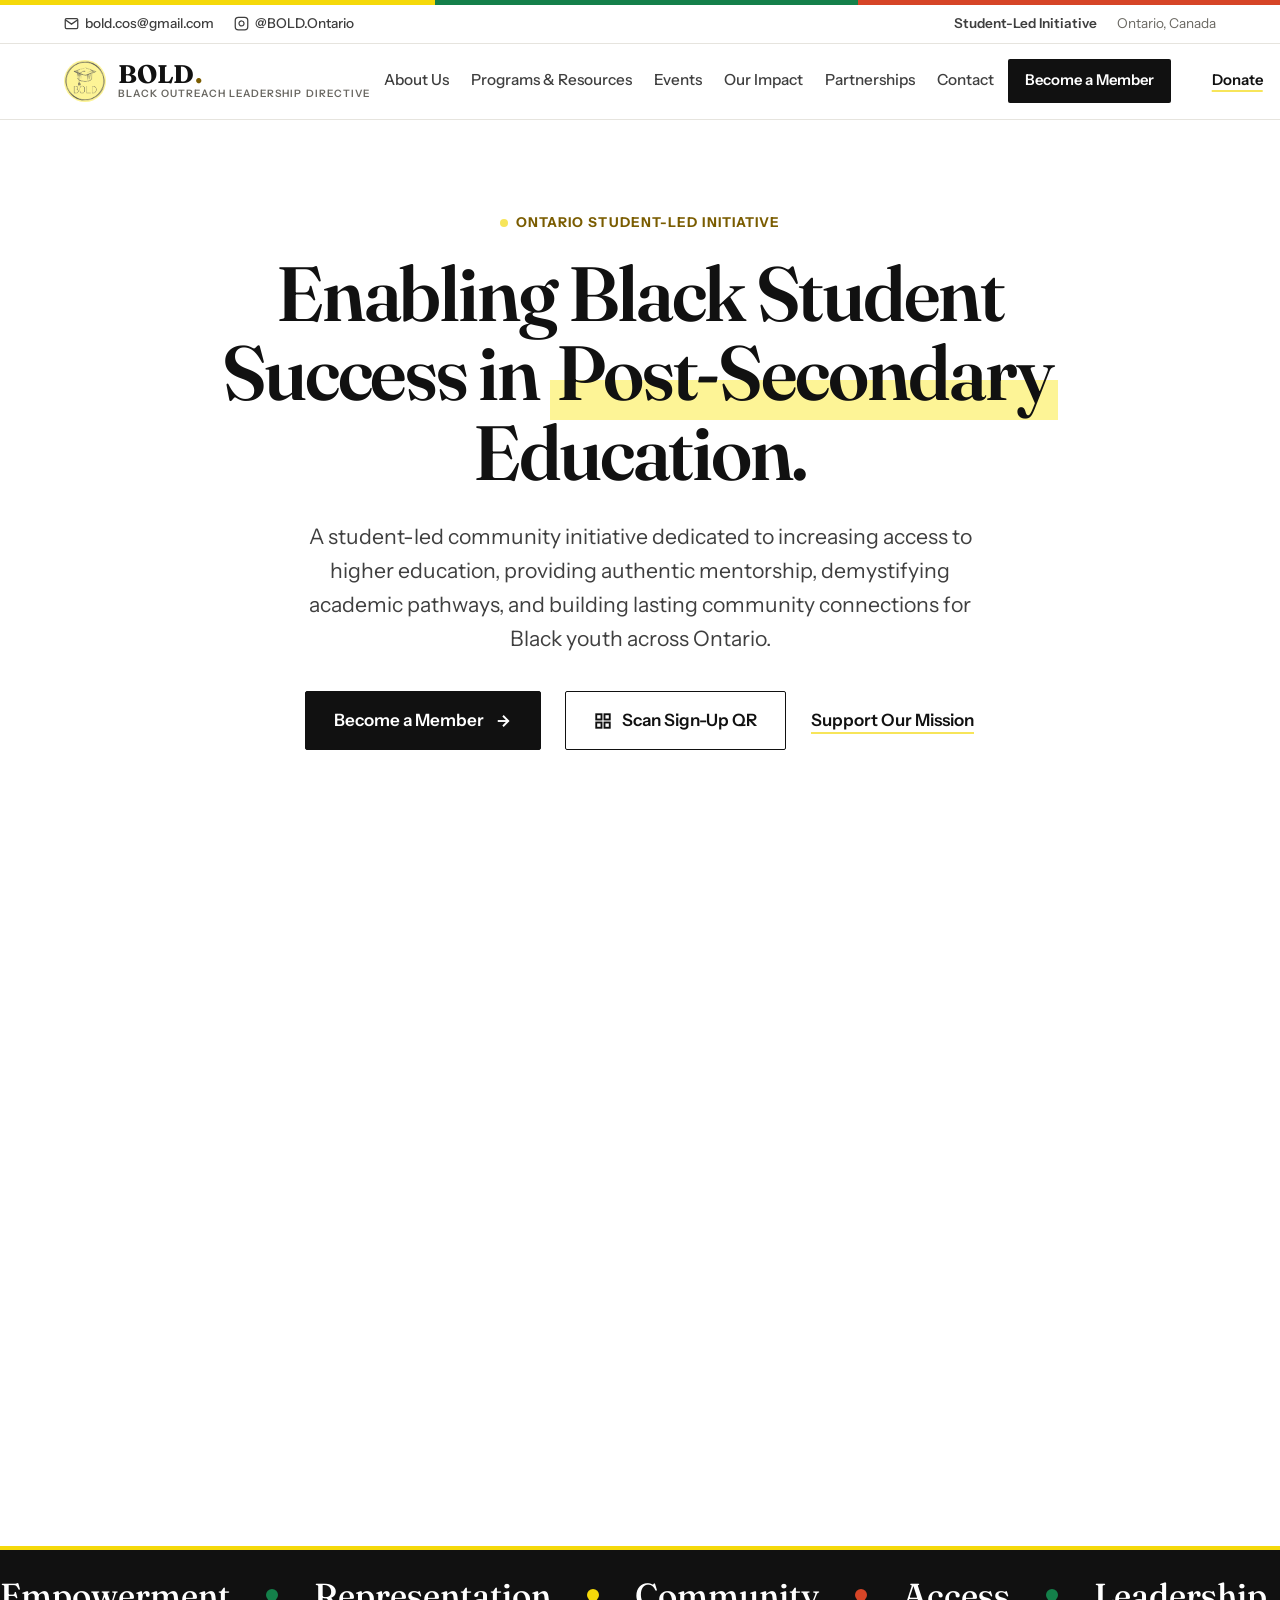
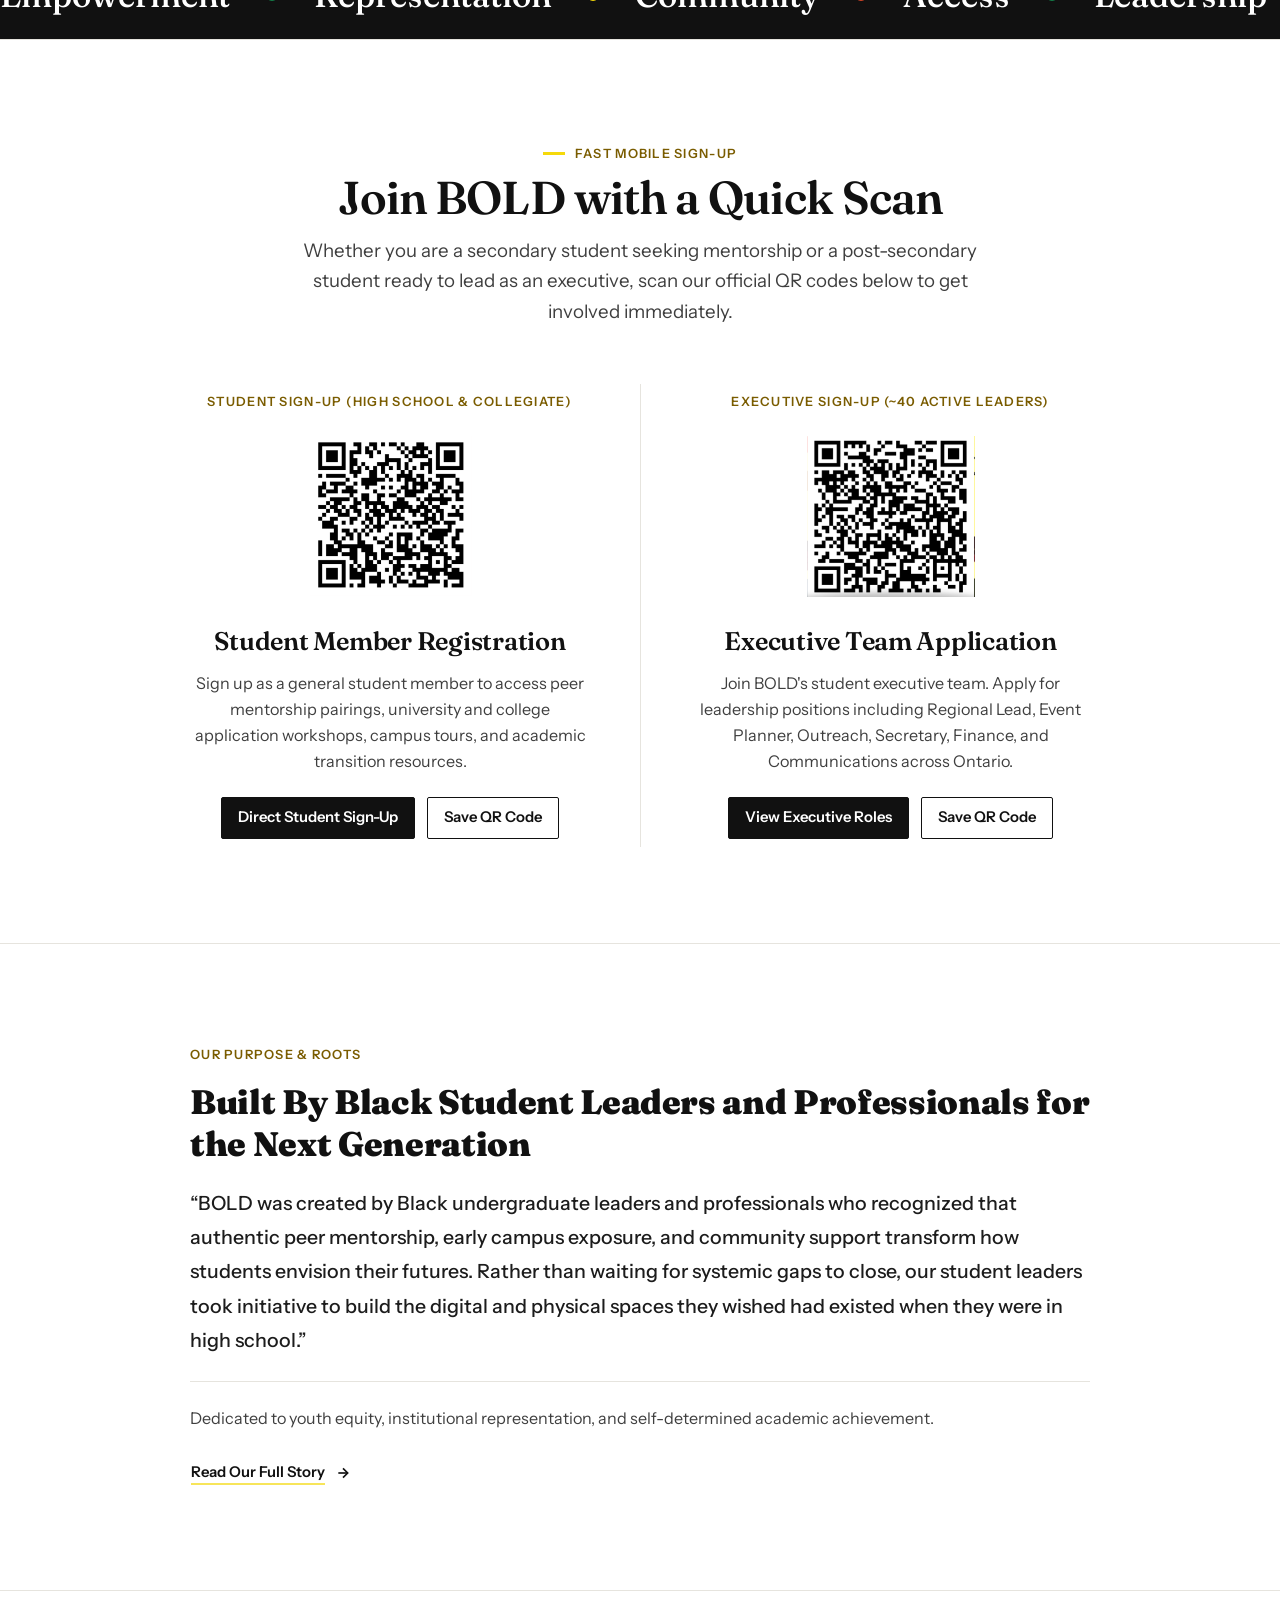
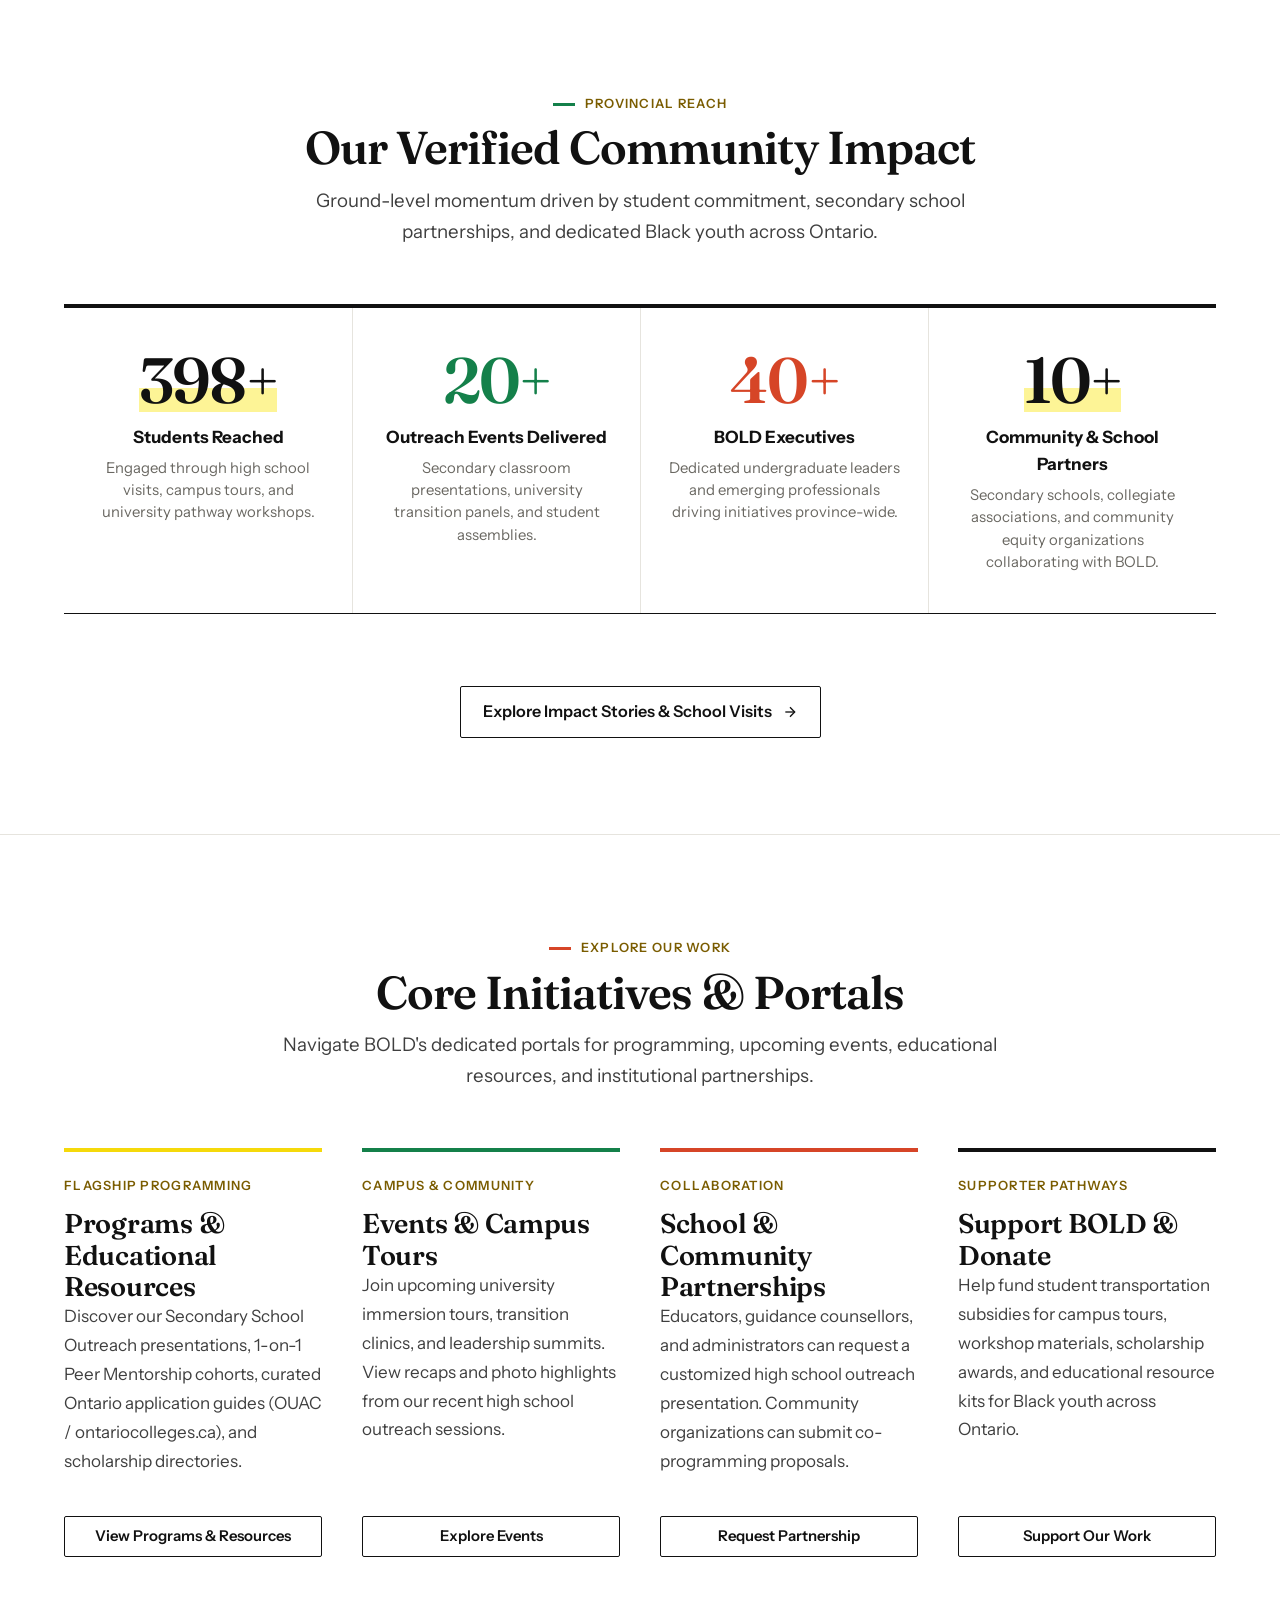
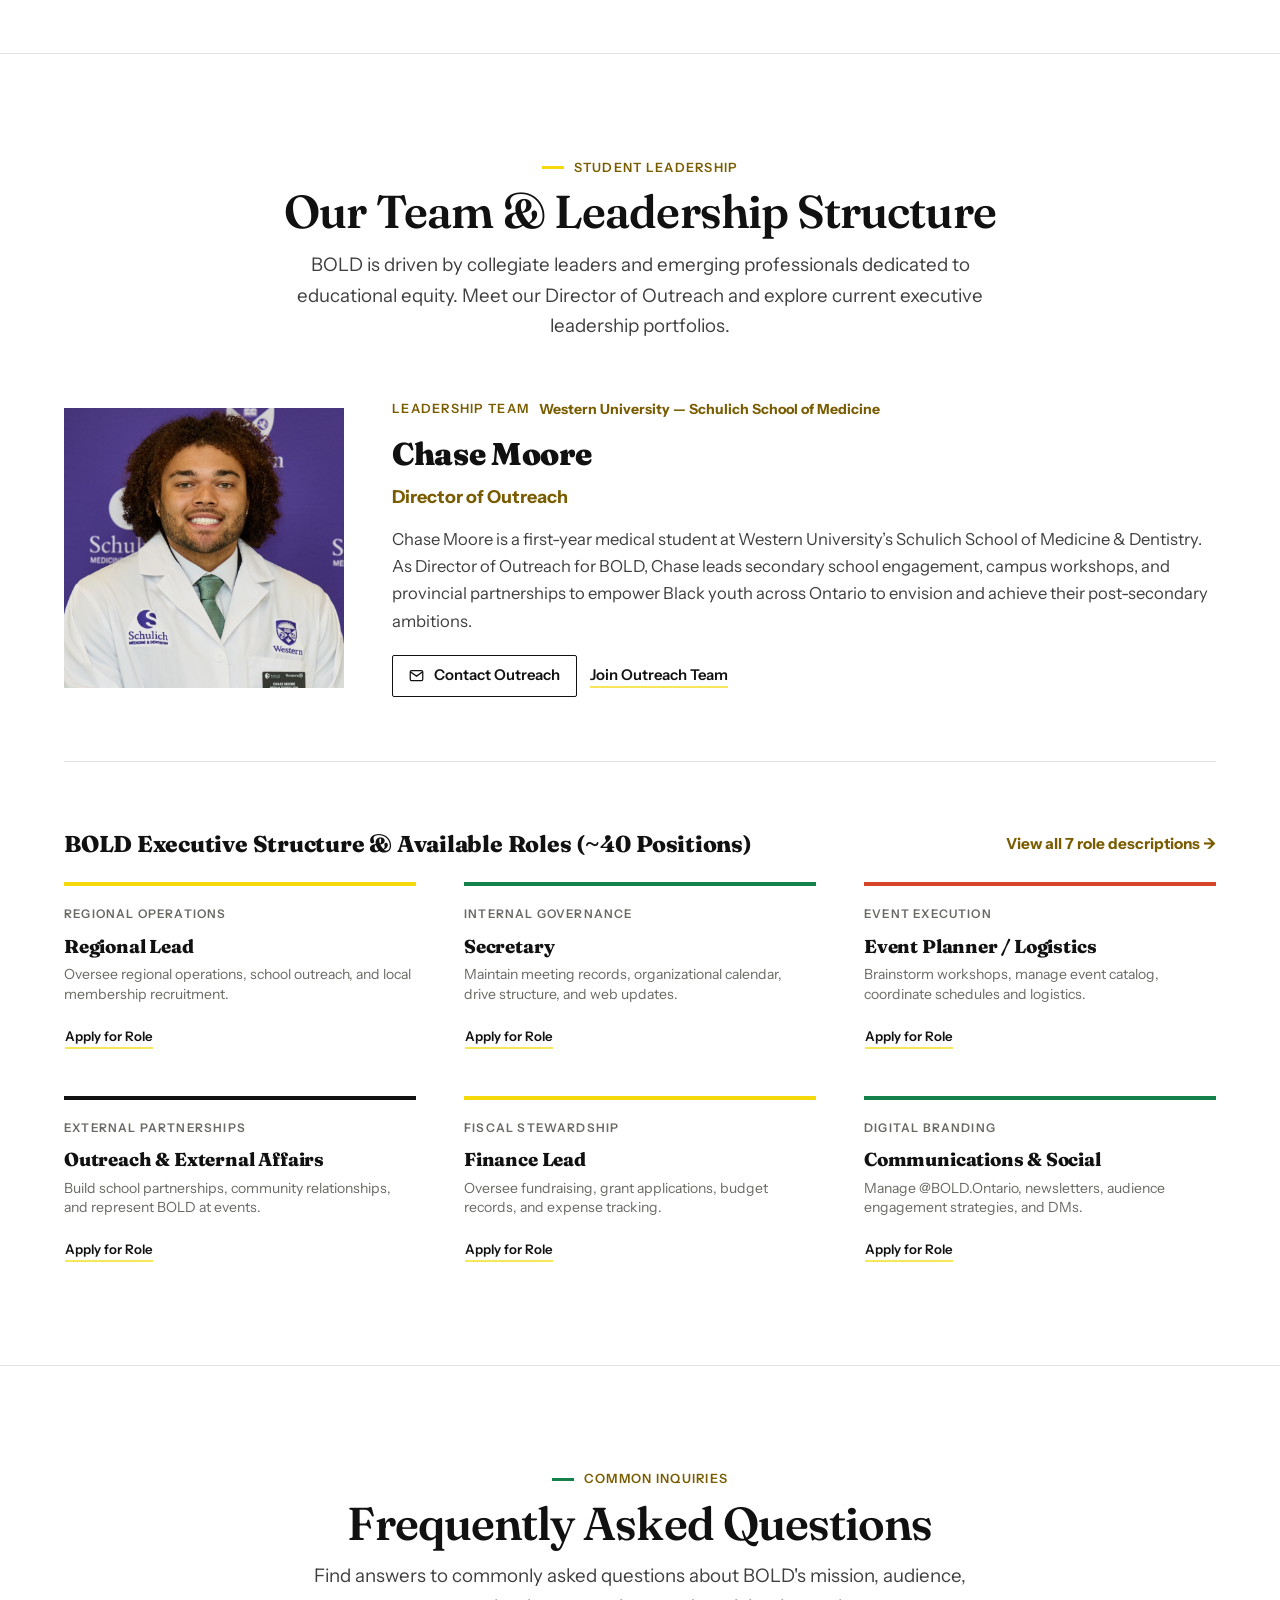
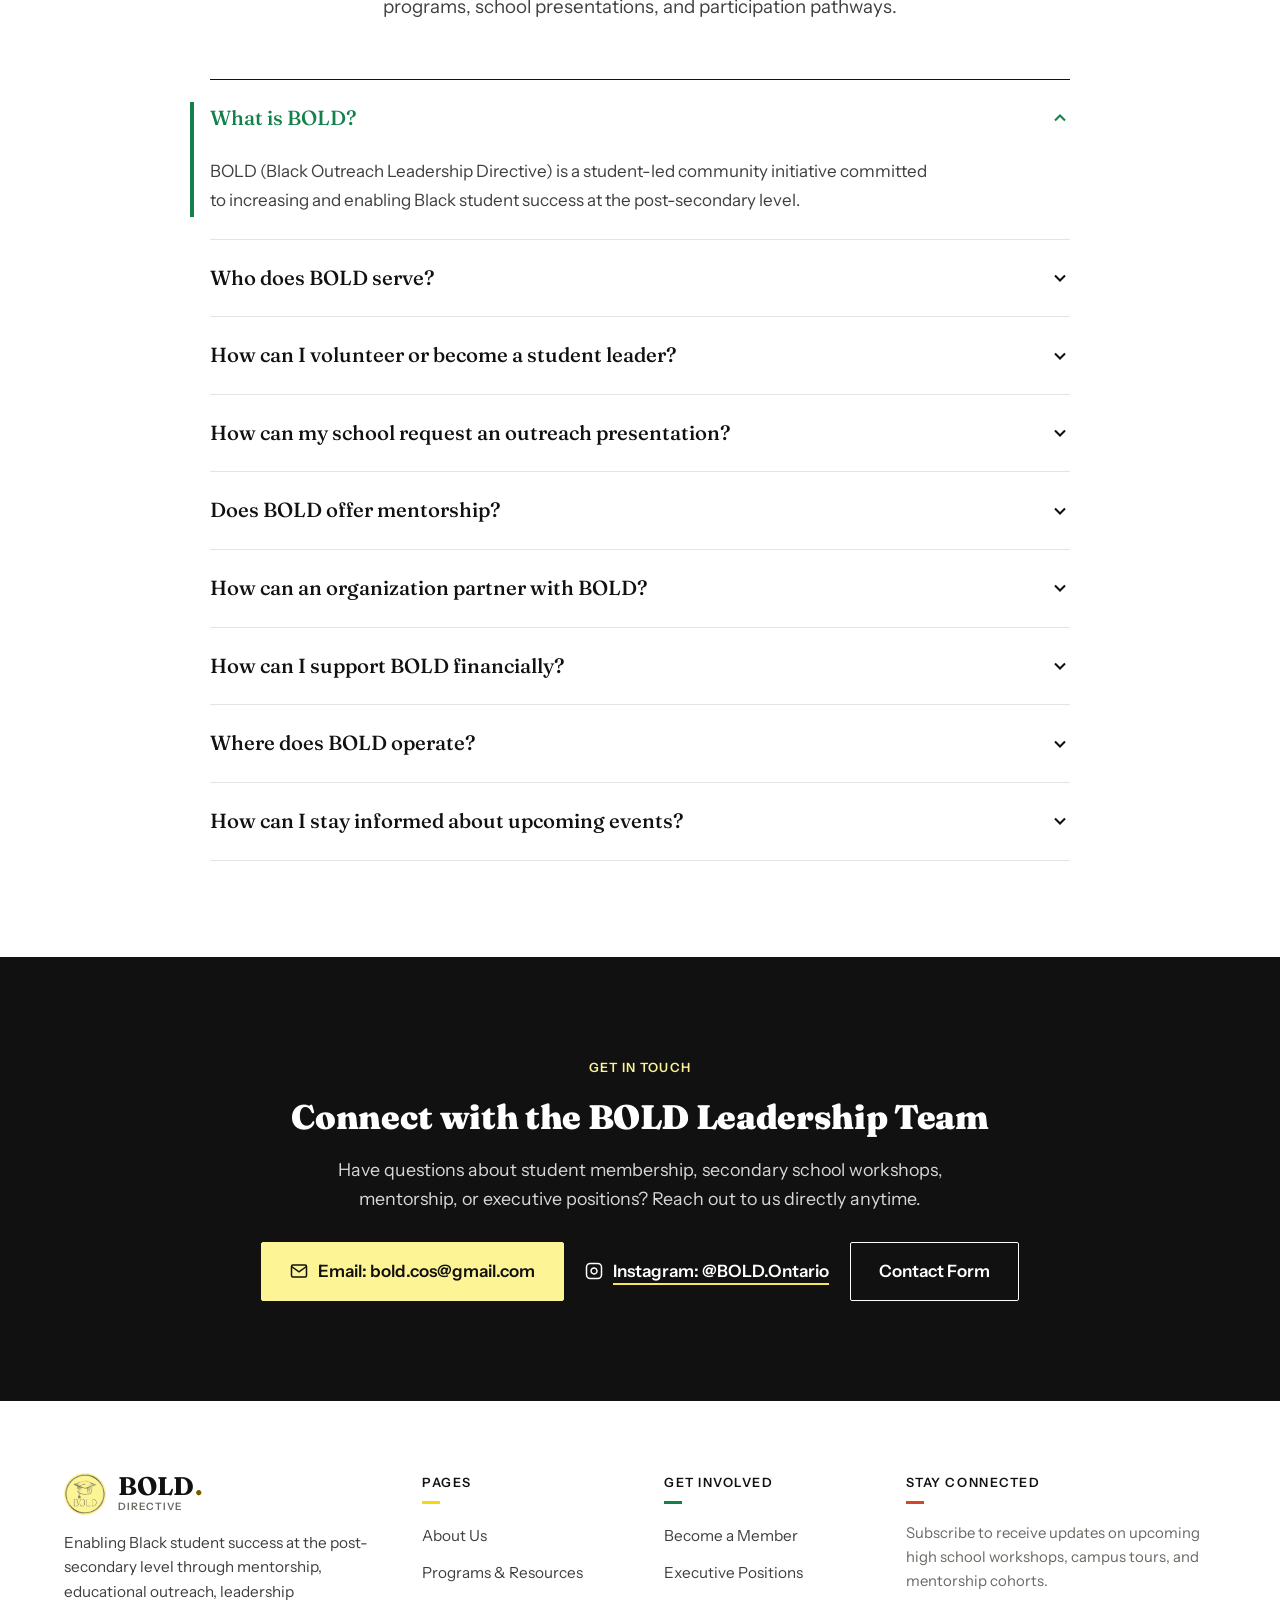
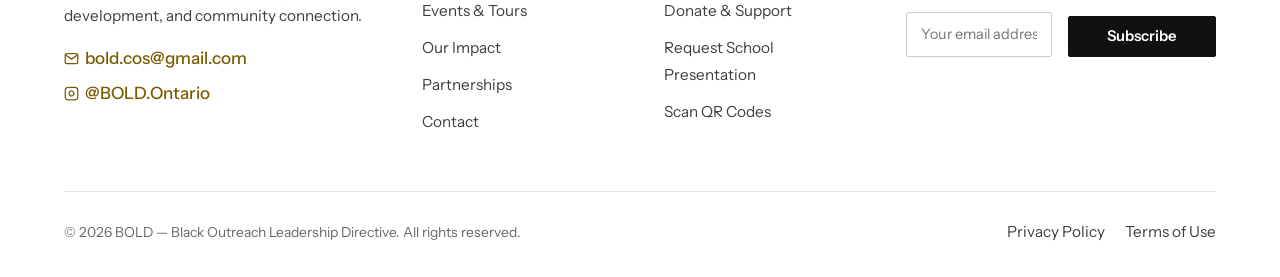
<file: index.html>
<!DOCTYPE html>
<html lang="en-CA">
<head>
  <meta charset="UTF-8">
  <meta name="viewport" content="width=device-width, initial-scale=1.0">
  <title>BOLD — Black Outreach Leadership Directive | Enabling Black Student Success</title>
  <meta name="description" content="BOLD is a student-led community initiative dedicated to increasing and enabling Black student success at the post-secondary level in Ontario through mentorship, school outreach, and leadership.">
  <link rel="preconnect" href="https://fonts.googleapis.com">
  <link rel="preconnect" href="https://fonts.gstatic.com" crossorigin>
  <link rel="stylesheet" href="https://fonts.googleapis.com/css2?family=Fraunces:opsz,wght@9..144,400;9..144,600;9..144,700&family=Instrument+Sans:wght@400;500;600;700&display=swap">
  <link rel="stylesheet" href="css/style.css">
  <link rel="icon" type="image/png" href="assets/images/bold-logo.png">
</head>
<body>

  <!-- Prominent Top Contact Bar -->
  <aside class="prominent-contact-bar" aria-label="Official Contact Information">
    <div class="container prominent-contact-inner">
      <div class="contact-bar-left">
        <a href="mailto:bold.cos@gmail.com" class="contact-item-link">
          <svg width="15" height="15" viewBox="0 0 24 24" fill="none" stroke="currentColor" stroke-width="2"><path d="M4 4h16c1.1 0 2 .9 2 2v12c0 1.1-.9 2-2 2H4c-1.1 0-2-.9-2-2V6c0-1.1.9-2 2-2z"></path><polyline points="22,6 12,13 2,6"></polyline></svg>
          <span>bold.cos@gmail.com</span>
        </a>
        <a href="https://instagram.com/BOLD.Ontario" target="_blank" rel="noopener noreferrer" class="contact-item-link">
          <svg width="15" height="15" viewBox="0 0 24 24" fill="none" stroke="currentColor" stroke-width="2"><rect x="2" y="2" width="20" height="20" rx="5" ry="5"></rect><path d="M16 11.37A4 4 0 1 1 12.63 8 4 4 0 0 1 16 11.37z"></path><line x1="17.5" y1="6.5" x2="17.51" y2="6.5"></line></svg>
          <span>@BOLD.Ontario</span>
        </a>
      </div>
      <div class="contact-bar-right">
        <span class="contact-item-badge">Student-Led Initiative</span>
        <span style="color: var(--text-muted); font-size: 0.8rem;">Ontario, Canada</span>
      </div>
    </div>
  </aside>

  <!-- Sticky Site Header -->
  <header class="site-header" role="banner">
    <div class="container header-inner">
      <!-- Official Logo Lockup -->
      <a href="index.html" class="brand-logo" aria-label="BOLD Home">
        <img src="assets/images/bold-logo.png" alt="BOLD Official Logo" class="brand-logo-img">
        <div class="brand-text-wrap">
          <span class="brand-acronym">BOLD<span class="brand-dot">.</span></span>
          <span class="brand-subtext">Black Outreach Leadership Directive</span>
        </div>
      </a>

      <!-- Desktop Navigation Menu (Uniform Equivalent Spacing) -->
      <nav class="nav-menu" role="navigation" aria-label="Primary Navigation">
        <a href="about.html" class="nav-link">About Us</a>
        <a href="programs.html" class="nav-link">Programs & Resources</a>
        <a href="events.html" class="nav-link">Events</a>
        <a href="impact.html" class="nav-link">Our Impact</a>
        <a href="partnerships.html" class="nav-link">Partnerships</a>
        <a href="contact.html" class="nav-link">Contact</a>
      </nav>

      <!-- Header CTAs (Fully Visible, No Cutoff) -->
      <div class="header-actions">
        <a href="become-a-member.html" class="btn btn-member-nav">Become a Member</a>
        <a href="donate.html" class="btn btn-donate-nav">Donate</a>
      </div>

      <!-- Mobile Hamburger Toggle -->
      <button class="mobile-nav-toggle" aria-label="Open Navigation Menu" aria-expanded="false">
        <svg width="24" height="24" viewBox="0 0 24 24" fill="none" stroke="currentColor" stroke-width="2.2"><line x1="3" y1="12" x2="21" y2="12"></line><line x1="3" y1="6" x2="21" y2="6"></line><line x1="3" y1="18" x2="21" y2="18"></line></svg>
      </button>
    </div>
  </header>

  <!-- Mobile Drawer Overlay -->
  <div class="mobile-drawer-overlay" aria-hidden="true">
    <div class="mobile-drawer" role="dialog" aria-modal="true" aria-label="Mobile Navigation Menu">
      <div class="mobile-drawer-header">
        <a href="index.html" class="brand-logo">
          <img src="assets/images/bold-logo.png" alt="BOLD Logo" class="brand-logo-img">
          <div class="brand-text-wrap">
            <span class="brand-acronym">BOLD<span class="brand-dot">.</span></span>
            <span class="brand-subtext">Directive</span>
          </div>
        </a>
        <button class="mobile-drawer-close" aria-label="Close Menu">
          <svg width="22" height="22" viewBox="0 0 24 24" fill="none" stroke="currentColor" stroke-width="2.2"><line x1="18" y1="6" x2="6" y2="18"></line><line x1="6" y1="6" x2="18" y2="18"></line></svg>
        </button>
      </div>

      <nav class="mobile-drawer-menu">
        <a href="index.html" class="mobile-nav-link active">Home</a>
        <a href="about.html" class="mobile-nav-link">About Us</a>
        <a href="programs.html" class="mobile-nav-link">Programs & Resources</a>
        <a href="events.html" class="mobile-nav-link">Events</a>
        <a href="impact.html" class="mobile-nav-link">Our Impact</a>
        <a href="partnerships.html" class="mobile-nav-link">Partnerships</a>
        <a href="contact.html" class="mobile-nav-link">Contact</a>
        <a href="become-a-member.html" class="mobile-nav-link" style="color: var(--bold-yellow); font-weight: 700;">Become a Member</a>
        <a href="donate.html" class="mobile-nav-link" style="color: var(--bold-yellow); font-weight: 700;">Donate</a>
      </nav>

      <div style="padding-top: 20px; border-top: 1px solid var(--border-subtle); display: flex; flex-direction: column; gap: 12px;">
        <div style="font-size: 0.8rem; text-transform: uppercase; letter-spacing: 0.08em; color: var(--text-muted);">Direct Contact</div>
        <a href="mailto:bold.cos@gmail.com" style="color: var(--text-white); font-size: 0.95rem; font-weight: 600; text-decoration: none;">bold.cos@gmail.com</a>
        <a href="https://instagram.com/BOLD.Ontario" target="_blank" rel="noopener noreferrer" style="color: var(--bold-yellow); font-size: 0.95rem; font-weight: 700; text-decoration: none;">@BOLD.Ontario on Instagram</a>
      </div>
    </div>
  </div>

  <main id="mainContent">

    <!-- Hero Section (Front & Center High School Visit Photo) -->
    <section class="hero-section">
      <div class="container">
        <div class="hero-header-center">
          <div style="display: inline-flex; align-items: center; gap: 8px; margin-bottom: 20px;">
            <span class="pulse-indicator"></span>
            <span style="font-size: 0.8rem; font-weight: 800; text-transform: uppercase; letter-spacing: 0.08em; color: var(--bold-yellow);">Ontario Student-Led Initiative</span>
          </div>

          <h1 class="hero-title">
            Enabling Black Student Success in <span class="highlight-word">Post-Secondary</span> Education.
          </h1>

          <p class="hero-description">
            A student-led community initiative dedicated to increasing access to higher education, providing authentic mentorship, demystifying academic pathways, and building lasting community connections for Black youth across Ontario.
          </p>

          <div class="hero-cta-group">
            <a href="become-a-member.html" class="btn btn-primary btn-lg">
              <span>Become a Member</span>
              <svg width="18" height="18" viewBox="0 0 24 24" fill="none" stroke="currentColor" stroke-width="2.5"><line x1="5" y1="12" x2="19" y2="12"></line><polyline points="12 5 19 12 12 19"></polyline></svg>
            </a>
            <a href="#qr-signup" class="btn btn-secondary btn-lg">
              <svg width="18" height="18" viewBox="0 0 24 24" fill="none" stroke="currentColor" stroke-width="2.5"><rect x="3" y="3" width="7" height="7"></rect><rect x="14" y="3" width="7" height="7"></rect><rect x="14" y="14" width="7" height="7"></rect><rect x="3" y="14" width="7" height="7"></rect></svg>
              <span>Scan Sign-Up QR</span>
            </a>
            <a href="donate.html" class="btn btn-outline-yellow btn-lg">Support Our Mission</a>
          </div>
        </div>

        <!-- Front and Center Photo: Mother Teresa Catholic Secondary School Visit -->
        <div class="hero-featured-showcase">
          <img src="assets/images/event-school-visit.jpg" alt="BOLD High School Outreach Event at Mother Teresa Catholic Secondary School" loading="eager">
          <div class="hero-featured-caption">
            <div>
              <div style="font-weight: 800; font-size: 1rem; color: var(--text-white); margin-bottom: 2px;">
                Mother Teresa Catholic Secondary School Visit
              </div>
              <div style="color: var(--text-muted); font-size: 0.825rem;">
                BOLD student leaders in action delivering hands-on post-secondary guidance and inspiring Black youth.
              </div>
            </div>
            <div class="hero-caption-pill">
              <span class="pulse-indicator"></span>
              <span>Frontline Outreach</span>
            </div>
          </div>
        </div>
      </div>
    </section>

    <!-- Core values ticker -->
    <div class="values-ticker" aria-hidden="true">
      <div class="values-ticker-track">
        <div class="values-ticker-group"><span>Empowerment</span><span class="ticker-dot" aria-hidden="true"></span><span>Representation</span><span class="ticker-dot" aria-hidden="true"></span><span>Community</span><span class="ticker-dot" aria-hidden="true"></span><span>Access</span><span class="ticker-dot" aria-hidden="true"></span><span>Leadership</span><span class="ticker-dot" aria-hidden="true"></span><span>Collaboration</span><span class="ticker-dot" aria-hidden="true"></span></div>
        <div class="values-ticker-group"><span>Empowerment</span><span class="ticker-dot" aria-hidden="true"></span><span>Representation</span><span class="ticker-dot" aria-hidden="true"></span><span>Community</span><span class="ticker-dot" aria-hidden="true"></span><span>Access</span><span class="ticker-dot" aria-hidden="true"></span><span>Leadership</span><span class="ticker-dot" aria-hidden="true"></span><span>Collaboration</span><span class="ticker-dot" aria-hidden="true"></span></div>
      </div>
    </div>

    <!-- Prominent QR Codes Sign-Up Section -->
    <section class="qr-codes-section" id="qr-signup">
      <div class="container">
        <div class="section-header text-center">
          <span class="badge badge-yellow" style="margin-bottom: 8px;">Fast Mobile Sign-Up</span>
          <h2 style="font-size: 2.2rem; font-weight: 900; color: var(--text-white); margin-bottom: 12px;">
            Join BOLD with a Quick Scan
          </h2>
          <p class="section-subtitle">
            Whether you are a secondary student seeking mentorship or a post-secondary student ready to lead as an executive, scan our official QR codes below to get involved immediately.
          </p>
        </div>

        <div class="qr-cards-grid">
          <!-- QR Card 1: Student Sign-up -->
          <article class="qr-card">
            <span class="qr-badge">Student Sign-Up (High School & Collegiate)</span>
            <div class="qr-image-wrapper">
              <img src="assets/images/qr-student-signup.png" alt="QR Code for BOLD Student Sign-Up" class="qr-image">
            </div>
            <h3 class="qr-card-title">Student Member Registration</h3>
            <p class="qr-card-desc">
              Sign up as a general student member to access peer mentorship pairings, university and college application workshops, campus tours, and academic transition resources.
            </p>
            <div style="display: flex; gap: 12px; flex-wrap: wrap; justify-content: center;">
              <a href="become-a-member.html#student-signup" class="btn btn-primary btn-sm">Direct Student Sign-Up</a>
              <a href="assets/images/qr-student-signup.png" download="BOLD-Student-Signup-QR.png" class="btn btn-secondary btn-sm">Save QR Code</a>
            </div>
          </article>

          <!-- QR Card 2: Executive Sign-up -->
          <article class="qr-card">
            <span class="qr-badge">Executive Sign-Up (~40 Active Leaders)</span>
            <div class="qr-image-wrapper">
              <img src="assets/images/qr-executive-signup.png" alt="QR Code for BOLD Executive Sign-Up" class="qr-image">
            </div>
            <h3 class="qr-card-title">Executive Team Application</h3>
            <p class="qr-card-desc">
              Join BOLD's student executive team. Apply for leadership positions including Regional Lead, Event Planner, Outreach, Secretary, Finance, and Communications across Ontario.
            </p>
            <div style="display: flex; gap: 12px; flex-wrap: wrap; justify-content: center;">
              <a href="become-a-member.html#exec-roles" class="btn btn-primary btn-sm">View Executive Roles</a>
              <a href="assets/images/qr-executive-signup.png" download="BOLD-Executive-Signup-QR.png" class="btn btn-secondary btn-sm">Save QR Code</a>
            </div>
          </article>
        </div>
      </div>
    </section>

    <!-- Mission & Founding Story Section (With Exact Verified Copy) -->
    <section class="section">
      <div class="container">
        <div style="max-width: 900px; margin: 0 auto; position: relative;">
          <span class="badge badge-yellow" style="margin-bottom: 16px;">Our Purpose & Roots</span>
          <h2 style="font-size: 2rem; font-weight: 900; color: var(--text-white); margin-bottom: 20px; line-height: 1.25;">
            Built By Black Student Leaders and Professionals for the Next Generation
          </h2>
          <p style="font-size: 1.15rem; line-height: 1.75; color: var(--text-primary); margin-bottom: 24px; font-weight: 500;">
            “BOLD was created by Black undergraduate leaders and professionals who recognized that authentic peer mentorship, early campus exposure, and community support transform how students envision their futures. Rather than waiting for systemic gaps to close, our student leaders took initiative to build the digital and physical spaces they wished had existed when they were in high school.”
          </p>
          <div style="display: flex; align-items: center; justify-content: space-between; gap: 20px; flex-wrap: wrap; padding-top: 24px; border-top: 1px solid var(--border-subtle);">
            <div style="color: var(--text-secondary); font-size: 0.95rem;">
              Dedicated to youth equity, institutional representation, and self-determined academic achievement.
            </div>
            <a href="about.html" class="btn btn-outline-yellow btn-sm">
              <span>Read Our Full Story</span>
              <svg width="16" height="16" viewBox="0 0 24 24" fill="none" stroke="currentColor" stroke-width="2.5"><line x1="5" y1="12" x2="19" y2="12"></line><polyline points="12 5 19 12 12 19"></polyline></svg>
            </a>
          </div>
        </div>
      </div>
    </section>

    <!-- Verified Impact Metrics Section -->
    <section class="section section-dark">
      <div class="container">
        <div class="section-header text-center">
          <span class="badge badge-yellow" style="margin-bottom: 8px;">Provincial Reach</span>
          <h2 style="font-size: 2.2rem; font-weight: 900; color: var(--text-white); margin-bottom: 12px;">
            Our Verified Community Impact
          </h2>
          <p class="section-subtitle">
            Ground-level momentum driven by student commitment, secondary school partnerships, and dedicated Black youth across Ontario.
          </p>
        </div>

        <div class="impact-metrics-grid">
          <div class="metric-card">
            <span class="metric-number">400+</span>
            <span class="metric-label">Students Reached</span>
            <p class="metric-desc">Engaged through high school visits, campus tours, and university pathway workshops.</p>
          </div>
          <div class="metric-card">
            <span class="metric-number">20+</span>
            <span class="metric-label">Outreach Events Delivered</span>
            <p class="metric-desc">Secondary classroom presentations, university transition panels, and student assemblies.</p>
          </div>
          <div class="metric-card">
            <span class="metric-number">40+</span>
            <span class="metric-label">BOLD Executives</span>
            <p class="metric-desc">Dedicated undergraduate leaders and emerging professionals driving initiatives province-wide.</p>
          </div>
          <div class="metric-card">
            <span class="metric-number">10+</span>
            <span class="metric-label">Community & School Partners</span>
            <p class="metric-desc">Secondary schools, collegiate associations, and community equity organizations collaborating with BOLD.</p>
          </div>
        </div>

        <div style="text-align: center; margin-top: 36px;">
          <a href="impact.html" class="btn btn-secondary">
            <span>Explore Impact Stories & School Visits</span>
            <svg width="16" height="16" viewBox="0 0 24 24" fill="none" stroke="currentColor" stroke-width="2"><line x1="5" y1="12" x2="19" y2="12"></line><polyline points="12 5 19 12 12 19"></polyline></svg>
          </a>
        </div>
      </div>
    </section>

    <!-- Explore BOLD Portal Cards (Directing to Separate Pages) -->
    <section class="section">
      <div class="container">
        <div class="section-header text-center">
          <span class="badge badge-yellow" style="margin-bottom: 8px;">Explore Our Work</span>
          <h2 style="font-size: 2.2rem; font-weight: 900; color: var(--text-white); margin-bottom: 12px;">
            Core Initiatives & Portals
          </h2>
          <p class="section-subtitle">
            Navigate BOLD's dedicated portals for programming, upcoming events, educational resources, and institutional partnerships.
          </p>
        </div>

        <div style="display: grid; grid-template-columns: repeat(auto-fit, minmax(230px, 1fr)); gap: 40px;">
          <!-- Card 1 -->
          <div class="program-card">
            <span class="badge badge-yellow" style="margin-bottom: 12px;">Flagship Programming</span>
            <h3 class="program-title">Programs & Educational Resources</h3>
            <p class="program-desc">
              Discover our Secondary School Outreach presentations, 1-on-1 Peer Mentorship cohorts, curated Ontario application guides (OUAC / ontariocolleges.ca), and scholarship directories.
            </p>
            <div style="margin-top: auto; padding-top: 16px;">
              <a href="programs.html" class="btn btn-secondary btn-sm" style="width: 100%;">View Programs & Resources</a>
            </div>
          </div>

          <!-- Card 2 -->
          <div class="program-card">
            <span class="badge badge-yellow" style="margin-bottom: 12px;">Campus & Community</span>
            <h3 class="program-title">Events & Campus Tours</h3>
            <p class="program-desc">
              Join upcoming university immersion tours, transition clinics, and leadership summits. View recaps and photo highlights from our recent high school outreach sessions.
            </p>
            <div style="margin-top: auto; padding-top: 16px;">
              <a href="events.html" class="btn btn-secondary btn-sm" style="width: 100%;">Explore Events</a>
            </div>
          </div>

          <!-- Card 3 -->
          <div class="program-card">
            <span class="badge badge-yellow" style="margin-bottom: 12px;">Collaboration</span>
            <h3 class="program-title">School & Community Partnerships</h3>
            <p class="program-desc">
              Educators, guidance counsellors, and administrators can request a customized high school outreach presentation. Community organizations can submit co-programming proposals.
            </p>
            <div style="margin-top: auto; padding-top: 16px;">
              <a href="partnerships.html" class="btn btn-secondary btn-sm" style="width: 100%;">Request Partnership</a>
            </div>
          </div>

          <!-- Card 4 -->
          <div class="program-card">
            <span class="badge badge-yellow" style="margin-bottom: 12px;">Supporter Pathways</span>
            <h3 class="program-title">Support BOLD & Donate</h3>
            <p class="program-desc">
              Help fund student transportation subsidies for campus tours, workshop materials, scholarship awards, and educational resource kits for Black youth across Ontario.
            </p>
            <div style="margin-top: auto; padding-top: 16px;">
              <a href="donate.html" class="btn btn-secondary btn-sm" style="width: 100%;">Support Our Work</a>
            </div>
          </div>
        </div>
      </div>
    </section>

    <!-- Our Team & Leadership Structure Section -->
    <section class="section section-dark">
      <div class="container">
        <div class="section-header text-center">
          <span class="badge badge-yellow" style="margin-bottom: 8px;">Student Leadership</span>
          <h2 style="font-size: 2.2rem; font-weight: 900; color: var(--text-white); margin-bottom: 12px;">
            Our Team & Leadership Structure
          </h2>
          <p class="section-subtitle">
            BOLD is driven by collegiate leaders and emerging professionals dedicated to educational equity. Meet our Director of Outreach and explore current executive leadership portfolios.
          </p>
        </div>

        <!-- Featured Director: Chase Moore -->
        <div class="team-chase-featured">
          <div class="team-chase-photo-wrap">
            <img src="assets/images/chase-moore.jpg" alt="Chase Moore — Director of Outreach, BOLD" class="team-chase-photo">
          </div>
          <div>
            <div style="display: flex; align-items: center; gap: 10px; margin-bottom: 8px; flex-wrap: wrap;">
              <span class="badge badge-yellow">Leadership Team</span>
              <span style="color: var(--bold-yellow); font-size: 0.825rem; font-weight: 700;">Western University — Schulich School of Medicine</span>
            </div>
            <h3 style="font-size: 1.85rem; font-weight: 900; color: var(--text-white); margin-bottom: 4px;">
              Chase Moore
            </h3>
            <div style="font-size: 1.05rem; font-weight: 700; color: var(--bold-yellow); margin-bottom: 14px;">
              Director of Outreach
            </div>
            <p style="font-size: 0.975rem; color: var(--text-secondary); line-height: 1.65; margin-bottom: 20px;">
              Chase Moore is a first-year medical student at Western University’s Schulich School of Medicine & Dentistry. As Director of Outreach for BOLD, Chase leads secondary school engagement, campus workshops, and provincial partnerships to empower Black youth across Ontario to envision and achieve their post-secondary ambitions.
            </p>
            <div style="display: flex; gap: 12px; flex-wrap: wrap;">
              <a href="mailto:bold.cos@gmail.com" class="btn btn-secondary btn-sm">
                <svg width="15" height="15" viewBox="0 0 24 24" fill="none" stroke="currentColor" stroke-width="2"><path d="M4 4h16c1.1 0 2 .9 2 2v12c0 1.1-.9 2-2 2H4c-1.1 0-2-.9-2-2V6c0-1.1.9-2 2-2z"></path><polyline points="22,6 12,13 2,6"></polyline></svg>
                <span>Contact Outreach</span>
              </a>
              <a href="become-a-member.html" class="btn btn-outline-yellow btn-sm">Join Outreach Team</a>
            </div>
          </div>
        </div>

        <!-- Organizational Structure: Open Executive Positions -->
        <div>
          <div style="display: flex; align-items: center; justify-content: space-between; margin-bottom: 20px; flex-wrap: wrap; gap: 12px;">
            <h3 style="font-size: 1.35rem; font-weight: 800; color: var(--text-white);">
              BOLD Executive Structure & Available Roles (~40 Positions)
            </h3>
            <a href="become-a-member.html#exec-roles" style="color: var(--bold-yellow); font-weight: 700; font-size: 0.9rem; text-decoration: none;">
              View all 7 role descriptions →
            </a>
          </div>

          <div class="team-placeholder-grid">
            <div class="team-placeholder-card">
              <span class="badge" style="color: var(--text-muted); font-size: 0.7rem; margin-bottom: 8px;">Regional Operations</span>
              <h4 style="color: var(--text-white); font-size: 1.1rem; font-weight: 800; margin-bottom: 4px;">Regional Lead</h4>
              <p style="color: var(--text-muted); font-size: 0.825rem; line-height: 1.4; margin-bottom: 12px;">Oversee regional operations, school outreach, and local membership recruitment.</p>
              <a href="become-a-member.html#exec-roles" class="btn btn-outline-yellow btn-sm" style="width: 100%; font-size: 0.775rem;">Apply for Role</a>
            </div>

            <div class="team-placeholder-card">
              <span class="badge" style="color: var(--text-muted); font-size: 0.7rem; margin-bottom: 8px;">Internal Governance</span>
              <h4 style="color: var(--text-white); font-size: 1.1rem; font-weight: 800; margin-bottom: 4px;">Secretary</h4>
              <p style="color: var(--text-muted); font-size: 0.825rem; line-height: 1.4; margin-bottom: 12px;">Maintain meeting records, organizational calendar, drive structure, and web updates.</p>
              <a href="become-a-member.html#exec-roles" class="btn btn-outline-yellow btn-sm" style="width: 100%; font-size: 0.775rem;">Apply for Role</a>
            </div>

            <div class="team-placeholder-card">
              <span class="badge" style="color: var(--text-muted); font-size: 0.7rem; margin-bottom: 8px;">Event Execution</span>
              <h4 style="color: var(--text-white); font-size: 1.1rem; font-weight: 800; margin-bottom: 4px;">Event Planner / Logistics</h4>
              <p style="color: var(--text-muted); font-size: 0.825rem; line-height: 1.4; margin-bottom: 12px;">Brainstorm workshops, manage event catalog, coordinate schedules and logistics.</p>
              <a href="become-a-member.html#exec-roles" class="btn btn-outline-yellow btn-sm" style="width: 100%; font-size: 0.775rem;">Apply for Role</a>
            </div>

            <div class="team-placeholder-card">
              <span class="badge" style="color: var(--text-muted); font-size: 0.7rem; margin-bottom: 8px;">External Partnerships</span>
              <h4 style="color: var(--text-white); font-size: 1.1rem; font-weight: 800; margin-bottom: 4px;">Outreach & External Affairs</h4>
              <p style="color: var(--text-muted); font-size: 0.825rem; line-height: 1.4; margin-bottom: 12px;">Build school partnerships, community relationships, and represent BOLD at events.</p>
              <a href="become-a-member.html#exec-roles" class="btn btn-outline-yellow btn-sm" style="width: 100%; font-size: 0.775rem;">Apply for Role</a>
            </div>

            <div class="team-placeholder-card">
              <span class="badge" style="color: var(--text-muted); font-size: 0.7rem; margin-bottom: 8px;">Fiscal Stewardship</span>
              <h4 style="color: var(--text-white); font-size: 1.1rem; font-weight: 800; margin-bottom: 4px;">Finance Lead</h4>
              <p style="color: var(--text-muted); font-size: 0.825rem; line-height: 1.4; margin-bottom: 12px;">Oversee fundraising, grant applications, budget records, and expense tracking.</p>
              <a href="become-a-member.html#exec-roles" class="btn btn-outline-yellow btn-sm" style="width: 100%; font-size: 0.775rem;">Apply for Role</a>
            </div>

            <div class="team-placeholder-card">
              <span class="badge" style="color: var(--text-muted); font-size: 0.7rem; margin-bottom: 8px;">Digital Branding</span>
              <h4 style="color: var(--text-white); font-size: 1.1rem; font-weight: 800; margin-bottom: 4px;">Communications & Social</h4>
              <p style="color: var(--text-muted); font-size: 0.825rem; line-height: 1.4; margin-bottom: 12px;">Manage @BOLD.Ontario, newsletters, audience engagement strategies, and DMs.</p>
              <a href="become-a-member.html#exec-roles" class="btn btn-outline-yellow btn-sm" style="width: 100%; font-size: 0.775rem;">Apply for Role</a>
            </div>
          </div>
        </div>
      </div>
    </section>

    <!-- Frequently Asked Questions Section (The 9 Tailored FAQs) -->
    <section class="section" id="faq">
      <div class="container">
        <div class="section-header text-center">
          <span class="badge badge-yellow" style="margin-bottom: 8px;">Common Inquiries</span>
          <h2 style="font-size: 2.2rem; font-weight: 900; color: var(--text-white); margin-bottom: 12px;">
            Frequently Asked Questions
          </h2>
          <p class="section-subtitle">
            Find answers to commonly asked questions about BOLD's mission, audience, programs, school presentations, and participation pathways.
          </p>
        </div>

        <div class="faq-wrap">
          <!-- FAQ 1 -->
          <div class="faq-item open">
            <button class="faq-question" aria-expanded="true">
              <span>What is BOLD?</span>
              <svg class="faq-icon" width="20" height="20" viewBox="0 0 24 24" fill="none" stroke="currentColor" stroke-width="2.5"><polyline points="6 9 12 15 18 9"></polyline></svg>
            </button>
            <div class="faq-answer">
              BOLD (Black Outreach Leadership Directive) is a student-led community initiative committed to increasing and enabling Black student success at the post-secondary level.
            </div>
          </div>

          <!-- FAQ 2 -->
          <div class="faq-item">
            <button class="faq-question" aria-expanded="false">
              <span>Who does BOLD serve?</span>
              <svg class="faq-icon" width="20" height="20" viewBox="0 0 24 24" fill="none" stroke="currentColor" stroke-width="2.5"><polyline points="6 9 12 15 18 9"></polyline></svg>
            </button>
            <div class="faq-answer">
              BOLD supports Black students exploring or navigating post-secondary education, and works with the families, educators, and organizations around them.
            </div>
          </div>

          <!-- FAQ 3 -->
          <div class="faq-item">
            <button class="faq-question" aria-expanded="false">
              <span>How can I volunteer or become a student leader?</span>
              <svg class="faq-icon" width="20" height="20" viewBox="0 0 24 24" fill="none" stroke="currentColor" stroke-width="2.5"><polyline points="6 9 12 15 18 9"></polyline></svg>
            </button>
            <div class="faq-answer">
              Complete the interest form on our <a href="become-a-member.html" style="color: var(--bold-yellow); text-decoration: underline;">Become a Member</a> page or scan our Student / Executive QR codes. Current student and executive roles are actively recruiting across Ontario.
            </div>
          </div>

          <!-- FAQ 4 -->
          <div class="faq-item">
            <button class="faq-question" aria-expanded="false">
              <span>How can my school request an outreach presentation?</span>
              <svg class="faq-icon" width="20" height="20" viewBox="0 0 24 24" fill="none" stroke="currentColor" stroke-width="2.5"><polyline points="6 9 12 15 18 9"></polyline></svg>
            </button>
            <div class="faq-answer">
              Send us a request through the <a href="partnerships.html" style="color: var(--bold-yellow); text-decoration: underline;">Partnerships page</a> or the <a href="contact.html" style="color: var(--bold-yellow); text-decoration: underline;">Contact form</a> and choose “School outreach request”. You can also reach our Outreach team directly at <a href="mailto:bold.cos@gmail.com" style="color: var(--bold-yellow);">bold.cos@gmail.com</a>.
            </div>
          </div>

          <!-- FAQ 5 -->
          <div class="faq-item">
            <button class="faq-question" aria-expanded="false">
              <span>Does BOLD offer mentorship?</span>
              <svg class="faq-icon" width="20" height="20" viewBox="0 0 24 24" fill="none" stroke="currentColor" stroke-width="2.5"><polyline points="6 9 12 15 18 9"></polyline></svg>
            </button>
            <div class="faq-answer">
              Connecting students with mentors is a core part of BOLD's work. Current mentorship availability and cohort details are posted on the <a href="programs.html" style="color: var(--bold-yellow); text-decoration: underline;">Programs & Resources page</a>.
            </div>
          </div>

          <!-- FAQ 6 -->
          <div class="faq-item">
            <button class="faq-question" aria-expanded="false">
              <span>How can an organization partner with BOLD?</span>
              <svg class="faq-icon" width="20" height="20" viewBox="0 0 24 24" fill="none" stroke="currentColor" stroke-width="2.5"><polyline points="6 9 12 15 18 9"></polyline></svg>
            </button>
            <div class="faq-answer">
              Use the partnership inquiry form on the <a href="partnerships.html" style="color: var(--bold-yellow); text-decoration: underline;">Partnerships page</a> and tell us what you'd like to explore together, or contact <a href="mailto:bold.cos@gmail.com" style="color: var(--bold-yellow);">bold.cos@gmail.com</a>.
            </div>
          </div>

          <!-- FAQ 7 -->
          <div class="faq-item">
            <button class="faq-question" aria-expanded="false">
              <span>How can I support BOLD financially?</span>
              <svg class="faq-icon" width="20" height="20" viewBox="0 0 24 24" fill="none" stroke="currentColor" stroke-width="2.5"><polyline points="6 9 12 15 18 9"></polyline></svg>
            </button>
            <div class="faq-answer">
              Visit the <a href="donate.html" style="color: var(--bold-yellow); text-decoration: underline;">Donate page</a> to register your interest as a donor or sponsor. Contributions directly support student workshops, campus visit transport, and educational resources.
            </div>
          </div>

          <!-- FAQ 8 -->
          <div class="faq-item">
            <button class="faq-question" aria-expanded="false">
              <span>Where does BOLD operate?</span>
              <svg class="faq-icon" width="20" height="20" viewBox="0 0 24 24" fill="none" stroke="currentColor" stroke-width="2.5"><polyline points="6 9 12 15 18 9"></polyline></svg>
            </button>
            <div class="faq-answer">
              BOLD is active across Ontario, including high school outreach in London and Southwestern Ontario, the Greater Toronto Area, and expanding regional communities.
            </div>
          </div>

          <!-- FAQ 9 -->
          <div class="faq-item">
            <button class="faq-question" aria-expanded="false">
              <span>How can I stay informed about upcoming events?</span>
              <svg class="faq-icon" width="20" height="20" viewBox="0 0 24 24" fill="none" stroke="currentColor" stroke-width="2.5"><polyline points="6 9 12 15 18 9"></polyline></svg>
            </button>
            <div class="faq-answer">
              Subscribe to our newsletter in the footer, check the <a href="events.html" style="color: var(--bold-yellow); text-decoration: underline;">Events page</a>, or follow <a href="https://instagram.com/BOLD.Ontario" target="_blank" rel="noopener noreferrer" style="color: var(--bold-yellow);">@BOLD.Ontario</a> on Instagram.
            </div>
          </div>
        </div>
      </div>
    </section>

    <!-- Prominent Contact Call to Action Strip -->
    <section class="section section-dark band-ink">
      <div class="container">
        <div style="text-align: center; max-width: 900px; margin: 0 auto;">
          <span class="badge badge-yellow" style="margin-bottom: 12px;">Get In Touch</span>
          <h2 style="font-size: 2rem; font-weight: 900; color: var(--text-white); margin-bottom: 12px;">
            Connect with the BOLD Leadership Team
          </h2>
          <p style="font-size: 1.05rem; color: var(--text-secondary); max-width: 650px; margin: 0 auto 28px; line-height: 1.6;">
            Have questions about student membership, secondary school workshops, mentorship, or executive positions? Reach out to us directly anytime.
          </p>

          <div style="display: flex; justify-content: center; gap: 20px; flex-wrap: wrap;">
            <a href="mailto:bold.cos@gmail.com" class="btn btn-primary btn-lg">
              <svg width="18" height="18" viewBox="0 0 24 24" fill="none" stroke="currentColor" stroke-width="2"><path d="M4 4h16c1.1 0 2 .9 2 2v12c0 1.1-.9 2-2 2H4c-1.1 0-2-.9-2-2V6c0-1.1.9-2 2-2z"></path><polyline points="22,6 12,13 2,6"></polyline></svg>
              <span>Email: bold.cos@gmail.com</span>
            </a>
            <a href="https://instagram.com/BOLD.Ontario" target="_blank" rel="noopener noreferrer" class="btn btn-outline-yellow btn-lg">
              <svg width="18" height="18" viewBox="0 0 24 24" fill="none" stroke="currentColor" stroke-width="2"><rect x="2" y="2" width="20" height="20" rx="5" ry="5"></rect><path d="M16 11.37A4 4 0 1 1 12.63 8 4 4 0 0 1 16 11.37z"></path><line x1="17.5" y1="6.5" x2="17.51" y2="6.5"></line></svg>
              <span>Instagram: @BOLD.Ontario</span>
            </a>
            <a href="contact.html" class="btn btn-secondary btn-lg">Contact Form</a>
          </div>
        </div>
      </div>
    </section>

  </main>

  <!-- Site Footer -->
  <footer class="site-footer" role="contentinfo">
    <div class="container">
      <div class="footer-grid">
        <!-- Col 1: Brand & Contact -->
        <div class="footer-col">
          <a href="index.html" class="brand-logo" style="margin-bottom: 16px;">
            <img src="assets/images/bold-logo.png" alt="BOLD Logo" class="brand-logo-img">
            <div class="brand-text-wrap">
              <span class="brand-acronym">BOLD<span class="brand-dot">.</span></span>
              <span class="brand-subtext">Directive</span>
            </div>
          </a>
          <p class="footer-tagline">
            Enabling Black student success at the post-secondary level through mentorship, educational outreach, leadership development, and community connection.
          </p>
          <div style="display: flex; flex-direction: column; gap: 8px; margin-top: 16px;">
            <a href="mailto:bold.cos@gmail.com" class="contact-item-link" style="color: var(--bold-yellow);">
              <svg width="15" height="15" viewBox="0 0 24 24" fill="none" stroke="currentColor" stroke-width="2"><path d="M4 4h16c1.1 0 2 .9 2 2v12c0 1.1-.9 2-2 2H4c-1.1 0-2-.9-2-2V6c0-1.1.9-2 2-2z"></path><polyline points="22,6 12,13 2,6"></polyline></svg>
              <span>bold.cos@gmail.com</span>
            </a>
            <a href="https://instagram.com/BOLD.Ontario" target="_blank" rel="noopener noreferrer" class="contact-item-link" style="color: var(--bold-yellow);">
              <svg width="15" height="15" viewBox="0 0 24 24" fill="none" stroke="currentColor" stroke-width="2"><rect x="2" y="2" width="20" height="20" rx="5" ry="5"></rect><path d="M16 11.37A4 4 0 1 1 12.63 8 4 4 0 0 1 16 11.37z"></path><line x1="17.5" y1="6.5" x2="17.51" y2="6.5"></line></svg>
              <span>@BOLD.Ontario</span>
            </a>
          </div>
        </div>

        <!-- Col 2: Navigation Links -->
        <div class="footer-col">
          <h4 class="footer-heading">Pages</h4>
          <ul class="footer-links">
            <li><a href="about.html" class="footer-link">About Us</a></li>
            <li><a href="programs.html" class="footer-link">Programs & Resources</a></li>
            <li><a href="events.html" class="footer-link">Events & Tours</a></li>
            <li><a href="impact.html" class="footer-link">Our Impact</a></li>
            <li><a href="partnerships.html" class="footer-link">Partnerships</a></li>
            <li><a href="contact.html" class="footer-link">Contact</a></li>
          </ul>
        </div>

        <!-- Col 3: Get Involved -->
        <div class="footer-col">
          <h4 class="footer-heading">Get Involved</h4>
          <ul class="footer-links">
            <li><a href="become-a-member.html" class="footer-link">Become a Member</a></li>
            <li><a href="become-a-member.html#exec-roles" class="footer-link">Executive Positions</a></li>
            <li><a href="donate.html" class="footer-link">Donate & Support</a></li>
            <li><a href="partnerships.html" class="footer-link">Request School Presentation</a></li>
            <li><a href="#qr-signup" class="footer-link">Scan QR Codes</a></li>
          </ul>
        </div>

        <!-- Col 4: Newsletter -->
        <div class="footer-col">
          <h4 class="footer-heading">Stay Connected</h4>
          <p style="font-size: 0.875rem; color: var(--text-muted); margin-bottom: 14px;">
            Subscribe to receive updates on upcoming high school workshops, campus tours, and mentorship cohorts.
          </p>
          <form class="newsletter-form" onsubmit="event.preventDefault(); alert('Thank you for subscribing to BOLD updates!'); this.reset();">
            <input type="email" placeholder="Your email address" class="form-input" style="padding: 10px 14px; font-size: 0.85rem;" required>
            <button type="submit" class="btn btn-primary btn-sm" style="width: 100%; justify-content: center; margin-top: 8px;">
              <span>Subscribe</span>
            </button>
          </form>
        </div>
      </div>

      <div class="footer-bottom">
        <div class="footer-copyright">
          &copy; <span id="currentYear">2026</span> BOLD — Black Outreach Leadership Directive. All rights reserved.
        </div>
        <div class="footer-legal-links">
          <button class="footer-link" data-modal-target="privacyModal">Privacy Policy</button>
          <button class="footer-link" data-modal-target="termsModal">Terms of Use</button>
        </div>
      </div>
    </div>
  </footer>

  <!-- Privacy Modal -->
  <div class="modal-overlay" id="privacyModal" role="dialog" aria-modal="true" aria-label="Privacy Policy">
    <div class="modal-dialog">
      <button class="modal-close-btn" aria-label="Close Modal"><svg width="20" height="20" viewBox="0 0 24 24" fill="none" stroke="currentColor" stroke-width="2"><line x1="18" y1="6" x2="6" y2="18"></line><line x1="6" y1="6" x2="18" y2="18"></line></svg></button>
      <span class="badge badge-yellow" style="margin-bottom: 8px;">Privacy & Trust</span>
      <h3 style="font-size: 1.65rem; font-weight: 800; color: var(--text-white); margin-bottom: 12px;">Privacy Policy</h3>
      <div style="max-height: 380px; overflow-y: auto; color: var(--text-secondary); font-size: 0.9rem; line-height: 1.6; display: flex; flex-direction: column; gap: 12px; margin-bottom: 24px;">
        <p>BOLD is committed to protecting student and family privacy. Information collected via sign-up forms is used exclusively for program communication, mentorship coordination, and event notifications.</p>
        <p>We do not sell, rent, or share personal information with third parties. For questions or data requests, contact bold.cos@gmail.com.</p>
      </div>
      <button class="btn btn-secondary modal-close-btn" style="position: static; width: 100%;">Close</button>
    </div>
  </div>

  <!-- Terms Modal -->
  <div class="modal-overlay" id="termsModal" role="dialog" aria-modal="true" aria-label="Terms of Use">
    <div class="modal-dialog">
      <button class="modal-close-btn" aria-label="Close Modal"><svg width="20" height="20" viewBox="0 0 24 24" fill="none" stroke="currentColor" stroke-width="2"><line x1="18" y1="6" x2="6" y2="18"></line><line x1="6" y1="6" x2="18" y2="18"></line></svg></button>
      <span class="badge badge-yellow" style="margin-bottom: 8px;">Community Guidelines</span>
      <h3 style="font-size: 1.65rem; font-weight: 800; color: var(--text-white); margin-bottom: 12px;">Terms of Use</h3>
      <div style="max-height: 380px; overflow-y: auto; color: var(--text-secondary); font-size: 0.9rem; line-height: 1.6; display: flex; flex-direction: column; gap: 12px; margin-bottom: 24px;">
        <p>BOLD is a student-led community initiative. All resources, workshops, and mentorship pairings are provided in good faith to support post-secondary educational attainment.</p>
        <p>All participants, mentors, and members are expected to foster welcoming, respectful, and safe environments for all attendees.</p>
      </div>
      <button class="btn btn-secondary modal-close-btn" style="position: static; width: 100%;">Close</button>
    </div>
  </div>

  <script src="js/data.js"></script>
  <script src="js/app.js"></script>
  <script src="js/motion.js"></script>
</body>
</html>
</file>
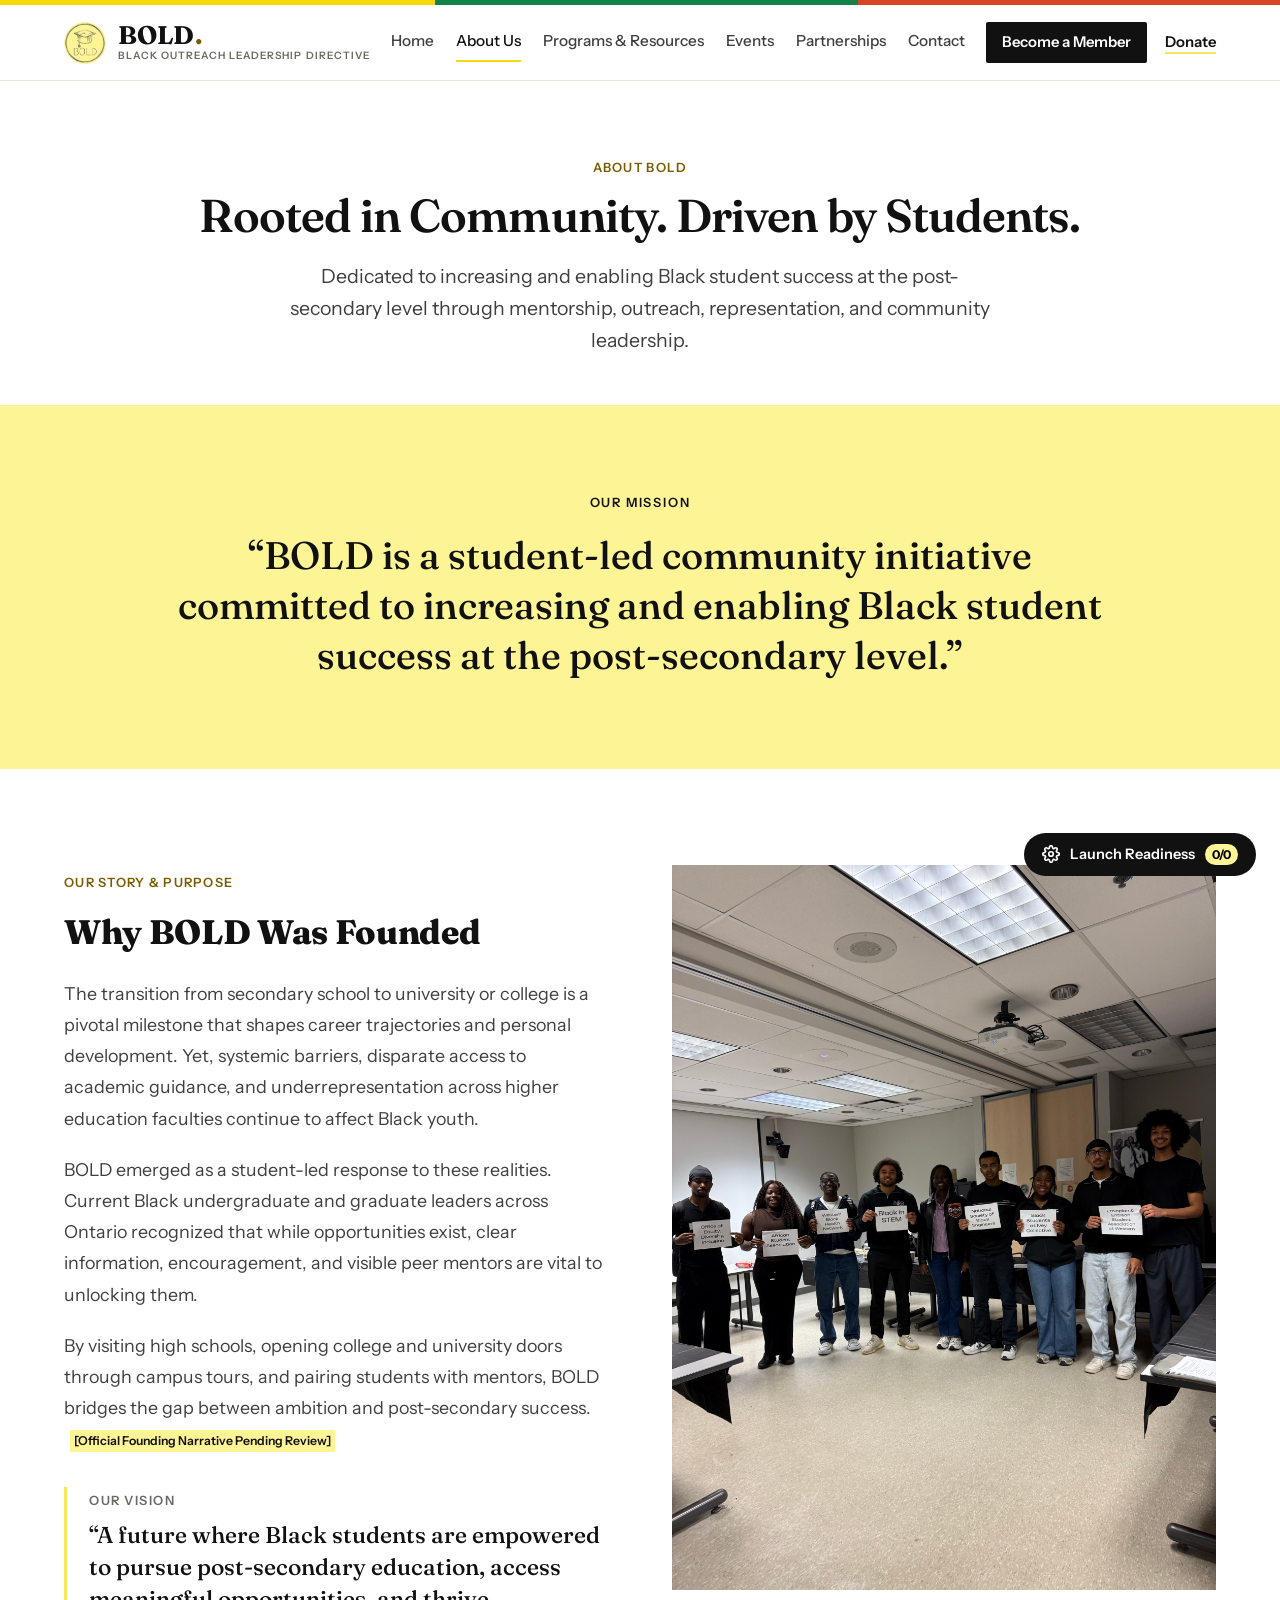
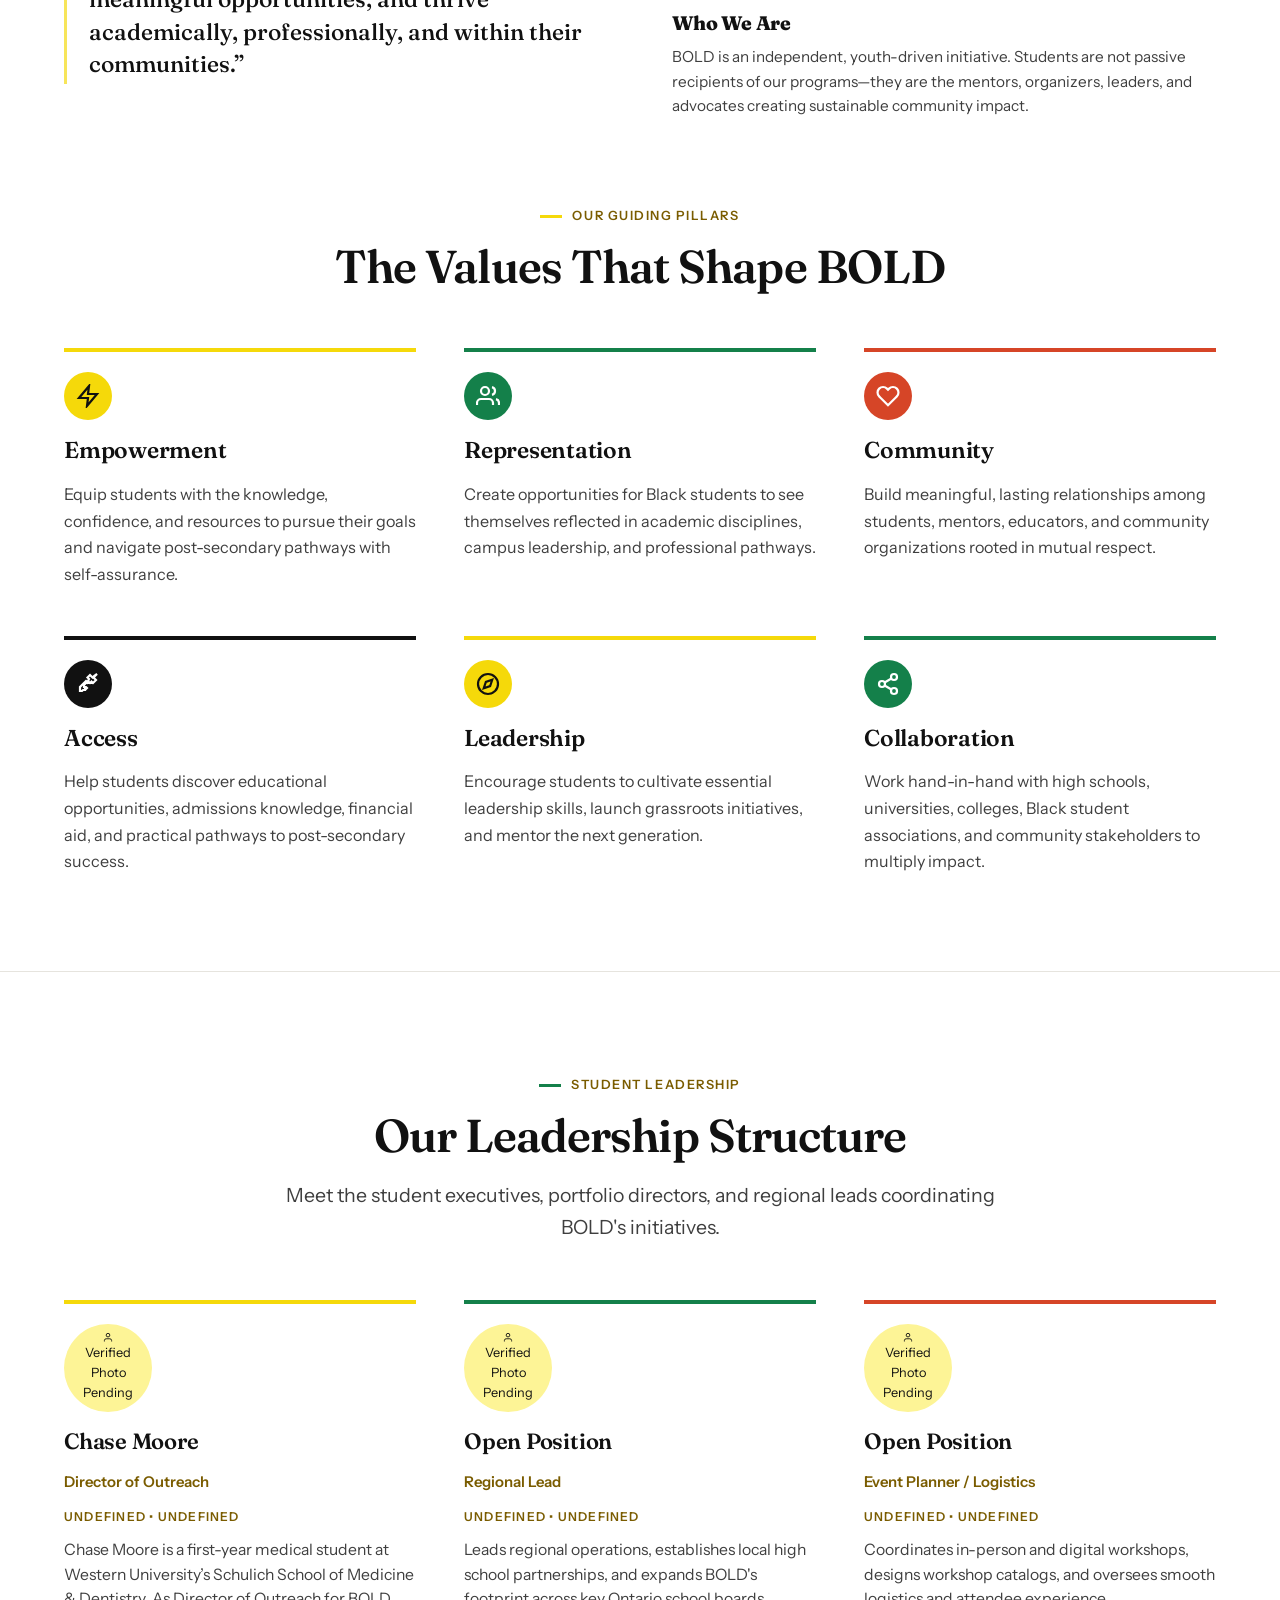
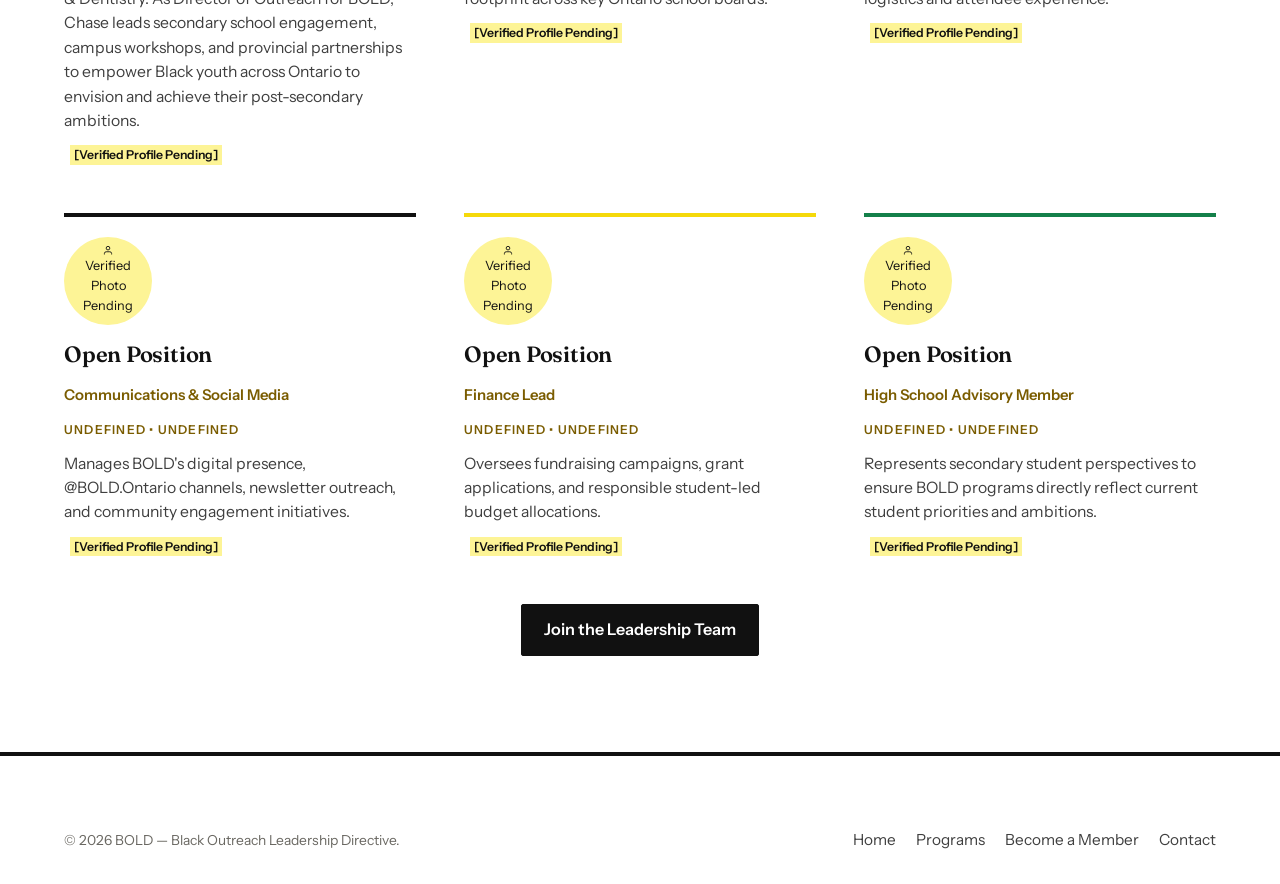
<file: about.html>
<!DOCTYPE html>
<html lang="en-CA">
<head>
  <meta charset="UTF-8">
  <meta name="viewport" content="width=device-width, initial-scale=1.0">
  <title>About Us | BOLD — Black Outreach Leadership Directive</title>
  <meta name="description" content="Learn about BOLD's mission, story, values, and student-led movement to expand Black post-secondary educational success.">
  <link rel="icon" type="image/png" href="assets/images/bold-logo.png">
  <link rel="preconnect" href="https://fonts.googleapis.com">
  <link rel="preconnect" href="https://fonts.gstatic.com" crossorigin>
  <link rel="stylesheet" href="https://fonts.googleapis.com/css2?family=Fraunces:opsz,wght@9..144,400;9..144,600;9..144,700&family=Instrument+Sans:wght@400;500;600;700&display=swap">
  <link rel="stylesheet" href="css/style.css">
</head>
<body>

  <a href="#mainContent" class="skip-link">Skip to main content</a>

  <!-- Header -->
  <header class="site-header" role="banner">
    <div class="container header-inner">
      <a href="index.html" class="brand-logo" aria-label="BOLD Home">
        <img src="assets/images/bold-logo.png" alt="BOLD Logo" class="brand-logo-img" width="46" height="46">
        <div class="brand-text-wrap">
          <div class="brand-acronym">BOLD<span class="brand-dot">.</span></div>
          <div class="brand-subtext">Black Outreach Leadership Directive</div>
        </div>
      </a>

      <nav class="nav-menu" role="navigation" aria-label="Primary Navigation">
        <a href="index.html" class="nav-link">Home</a>
        <a href="about.html" class="nav-link active">About Us</a>
        <a href="programs.html" class="nav-link">Programs & Resources</a>
        <a href="events.html" class="nav-link">Events</a>
        <a href="partnerships.html" class="nav-link">Partnerships</a>
        <a href="contact.html" class="nav-link">Contact</a>
      </nav>

      <div class="header-actions">
        <a href="become-a-member.html" class="btn-member-nav">Become a Member</a>
        <a href="donate.html" class="btn-donate-nav">Donate</a>
        <button class="mobile-nav-toggle" aria-label="Open Navigation Menu">
          <svg width="24" height="24" viewBox="0 0 24 24" fill="none" stroke="currentColor" stroke-width="2.2"><line x1="3" y1="12" x2="21" y2="12"></line><line x1="3" y1="6" x2="21" y2="6"></line><line x1="3" y1="18" x2="21" y2="18"></line></svg>
        </button>
      </div>
    </div>
  </header>

  <!-- Mobile Drawer -->
  <div class="mobile-drawer-overlay" aria-hidden="true"></div>
  <aside class="mobile-drawer">
    <div class="mobile-drawer-header">
      <div class="brand-acronym" style="font-size: 1.3rem;">BOLD<span class="brand-dot">.</span></div>
      <button class="mobile-drawer-close" aria-label="Close Navigation Menu"><svg width="20" height="20" viewBox="0 0 24 24" fill="none" stroke="currentColor" stroke-width="2"><line x1="18" y1="6" x2="6" y2="18"></line><line x1="6" y1="6" x2="18" y2="18"></line></svg></button>
    </div>
    <nav class="mobile-drawer-menu">
      <a href="index.html" class="mobile-nav-link">Home</a>
      <a href="about.html" class="mobile-nav-link active">About Us</a>
      <a href="programs.html" class="mobile-nav-link">Programs & Resources</a>
      <a href="events.html" class="mobile-nav-link">Events</a>
      <a href="become-a-member.html" class="mobile-nav-link">Become a Member</a>
      <a href="donate.html" class="mobile-nav-link">Donate</a>
      <a href="partnerships.html" class="mobile-nav-link">Partnerships</a>
      <a href="contact.html" class="mobile-nav-link">Contact</a>
    </nav>
  </aside>

  <main id="mainContent" role="main">
    
    <!-- Hero Header -->
    <section class="section" style="padding: 72px 0 48px;">
      <div class="container text-center">
        <span class="badge badge-yellow" style="margin-bottom: 12px;">About BOLD</span>
        <h1 class="section-title">Rooted in Community. Driven by Students.</h1>
        <p class="section-description" style="max-width: 720px; margin: 0 auto;">
          Dedicated to increasing and enabling Black student success at the post-secondary level through mentorship, outreach, representation, and community leadership.
        </p>
      </div>
    </section>

    <!-- Mission & Vision -->
    <section class="mission-banner-wrap">
      <div class="container">
        <div class="mission-lead">Our Mission</div>
        <blockquote class="mission-statement">
          “BOLD is a student-led community initiative committed to increasing and enabling Black student success at the post-secondary level.”
        </blockquote>
      </div>
    </section>

    <!-- Detailed Story & Background -->
    <section class="section">
      <div class="container">
        <div class="about-grid">
          <div>
            <span class="badge badge-yellow" style="margin-bottom: 12px;">Our Story & Purpose</span>
            <h2 style="font-size: 2rem; font-weight: 800; color: var(--text-white); margin-bottom: 18px;">
              Why BOLD Was Founded
            </h2>
            <p class="story-text">
              The transition from secondary school to university or college is a pivotal milestone that shapes career trajectories and personal development. Yet, systemic barriers, disparate access to academic guidance, and underrepresentation across higher education faculties continue to affect Black youth.
            </p>
            <p class="story-text">
              BOLD emerged as a student-led response to these realities. Current Black undergraduate and graduate leaders across Ontario recognized that while opportunities exist, clear information, encouragement, and visible peer mentors are vital to unlocking them.
            </p>
            <p class="story-text">
              By visiting high schools, opening college and university doors through campus tours, and pairing students with mentors, BOLD bridges the gap between ambition and post-secondary success.
              <span class="placeholder-tag">[Official Founding Narrative Pending Review]</span>
            </p>

            <div class="vision-box">
              <div class="vision-label">Our Vision</div>
              <div class="vision-text">
                “A future where Black students are empowered to pursue post-secondary education, access meaningful opportunities, and thrive academically, professionally, and within their communities.”
              </div>
            </div>
          </div>

          <div>
            <!-- Real BOLD Event Photo: Student Coalition with signs -->
            <div style="overflow: hidden;">
              <img src="assets/images/event-student-coalition.jpg" alt="BOLD Student Leadership and Collegiate Network in Ontario" width="600" height="420">
              <div style="padding-top: 18px;">
                <h3 style="font-size: 1.15rem; font-weight: 800; color: var(--text-white); margin-bottom: 6px;">Who We Are</h3>
                <p style="font-size: 0.9rem; color: var(--text-secondary); line-height: 1.6;">
                  BOLD is an independent, youth-driven initiative. Students are not passive recipients of our programs—they are the mentors, organizers, leaders, and advocates creating sustainable community impact.
                </p>
              </div>
            </div>
          </div>
        </div>

        <!-- 6 Core Values -->
        <div style="margin-top: 64px;">
          <div class="section-header text-center">
            <span class="section-subtitle">Our Guiding Pillars</span>
            <h2 class="section-title">The Values That Shape BOLD</h2>
          </div>
          <div class="values-grid" id="valuesGrid"></div>
        </div>

      </div>
    </section>

    <!-- Leadership Section -->
    <section class="section section-surface" id="leadership">
      <div class="container">
        <div class="section-header text-center">
          <span class="section-subtitle">Student Leadership</span>
          <h2 class="section-title">Our Leadership Structure</h2>
          <p class="section-description">
            Meet the student executives, portfolio directors, and regional leads coordinating BOLD's initiatives.
          </p>
        </div>

        <div class="team-grid" id="teamGrid"></div>

        <div style="margin-top: 48px; text-align: center;">
          <a href="become-a-member.html" class="btn btn-primary">Join the Leadership Team</a>
        </div>
      </div>
    </section>

  </main>

  <!-- Footer -->
  <footer class="site-footer" role="contentinfo">
    <div class="container">
      <div class="footer-bottom-bar" style="border: none; padding-top: 0;">
        <div>&copy; <span id="currentYear">2026</span> BOLD — Black Outreach Leadership Directive.</div>
        <div class="footer-legal-links">
          <a href="index.html" class="footer-link">Home</a>
          <a href="programs.html" class="footer-link">Programs</a>
          <a href="become-a-member.html" class="footer-link">Become a Member</a>
          <a href="contact.html" class="footer-link">Contact</a>
        </div>
      </div>
    </div>
  </footer>

  <script src="js/data.js"></script>
  <script src="js/app.js"></script>
  <script src="js/motion.js"></script>
  <script src="js/admin.js"></script>
  <script>document.getElementById('currentYear').textContent = new Date().getFullYear();</script>
</body>
</html>
</file>
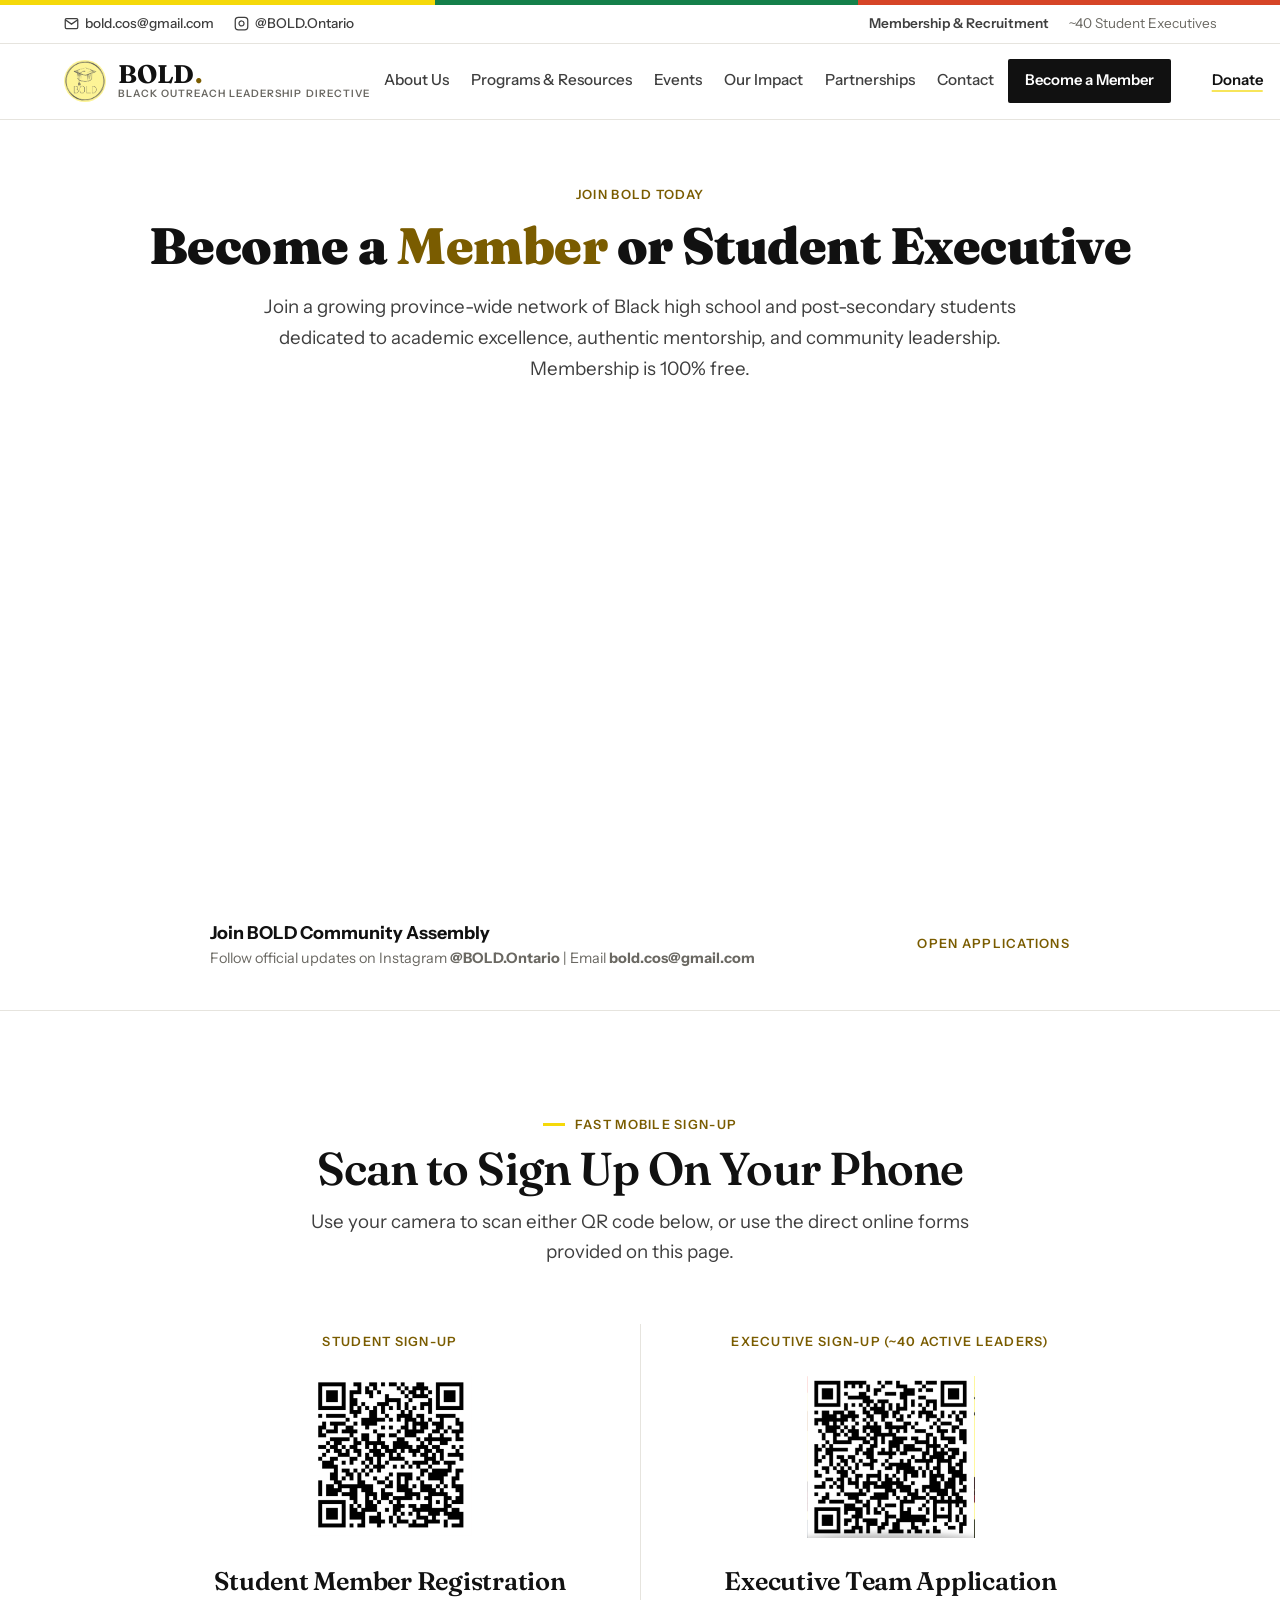
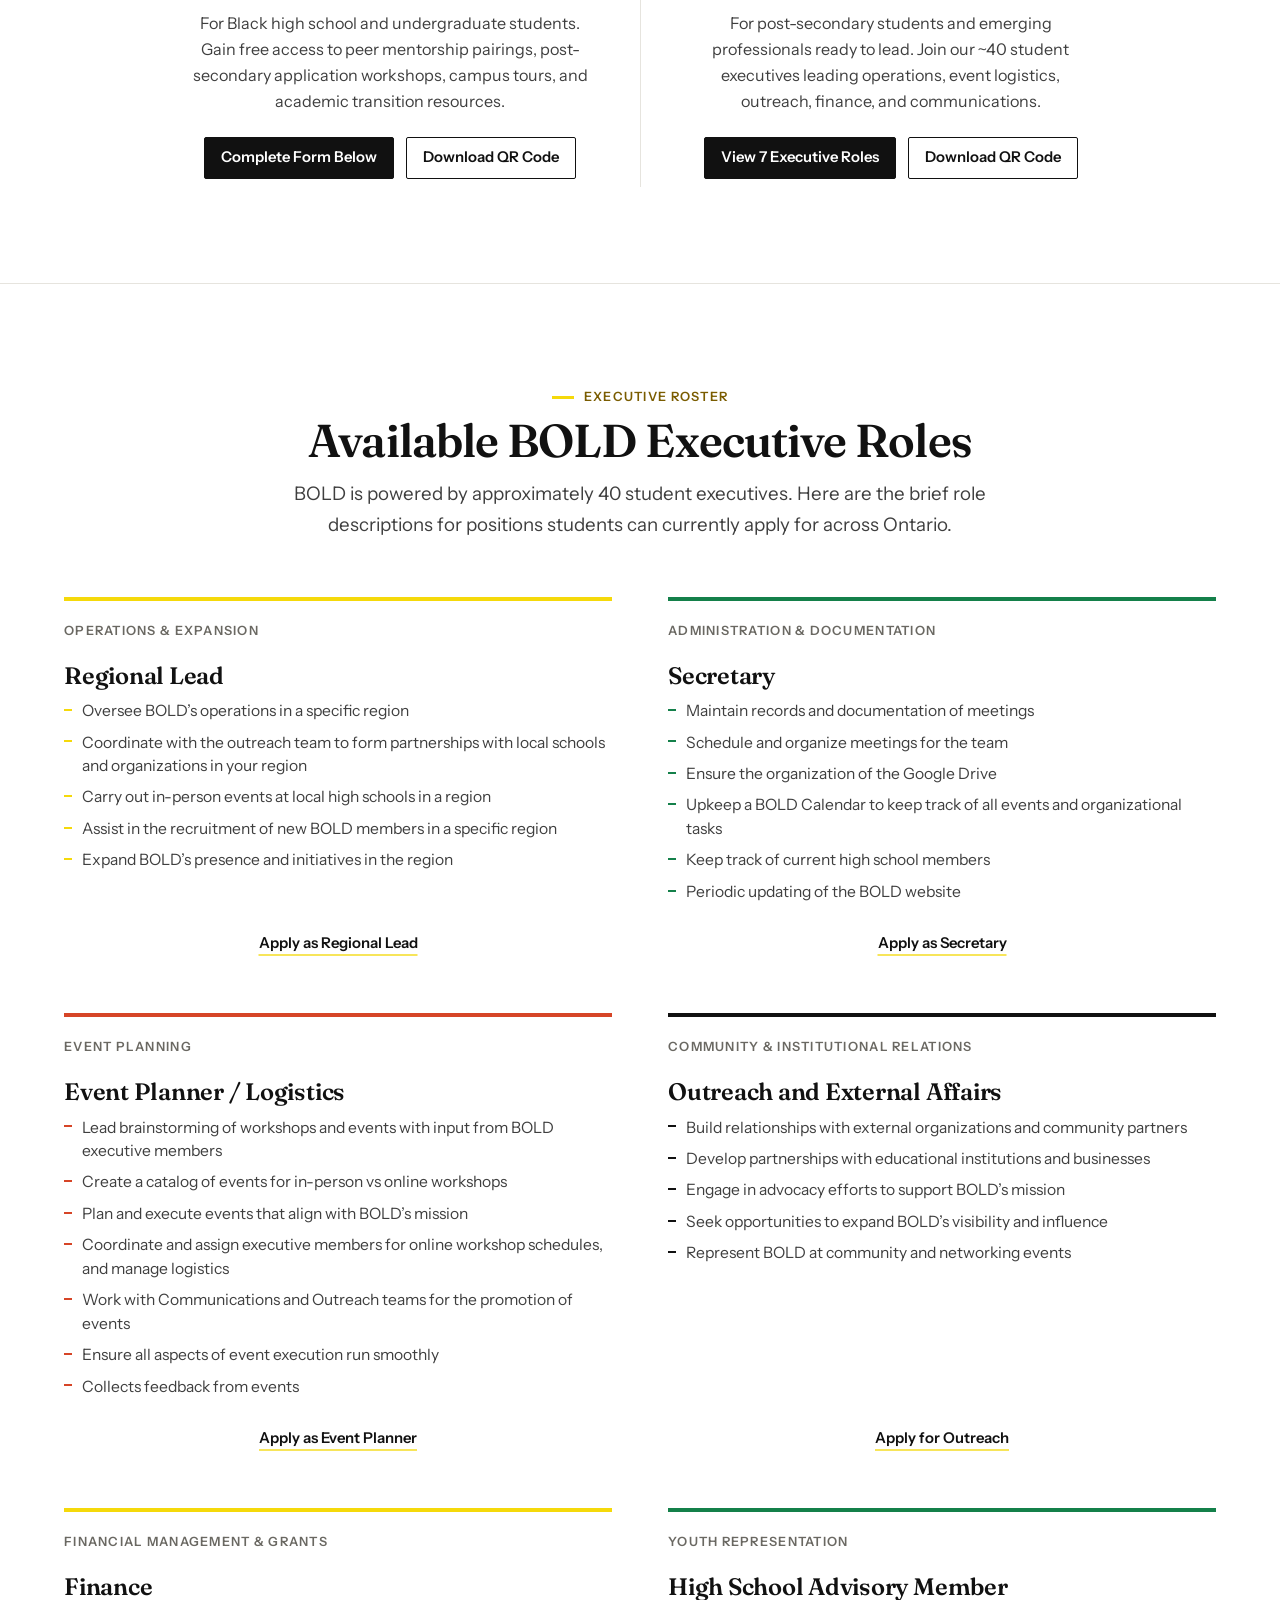
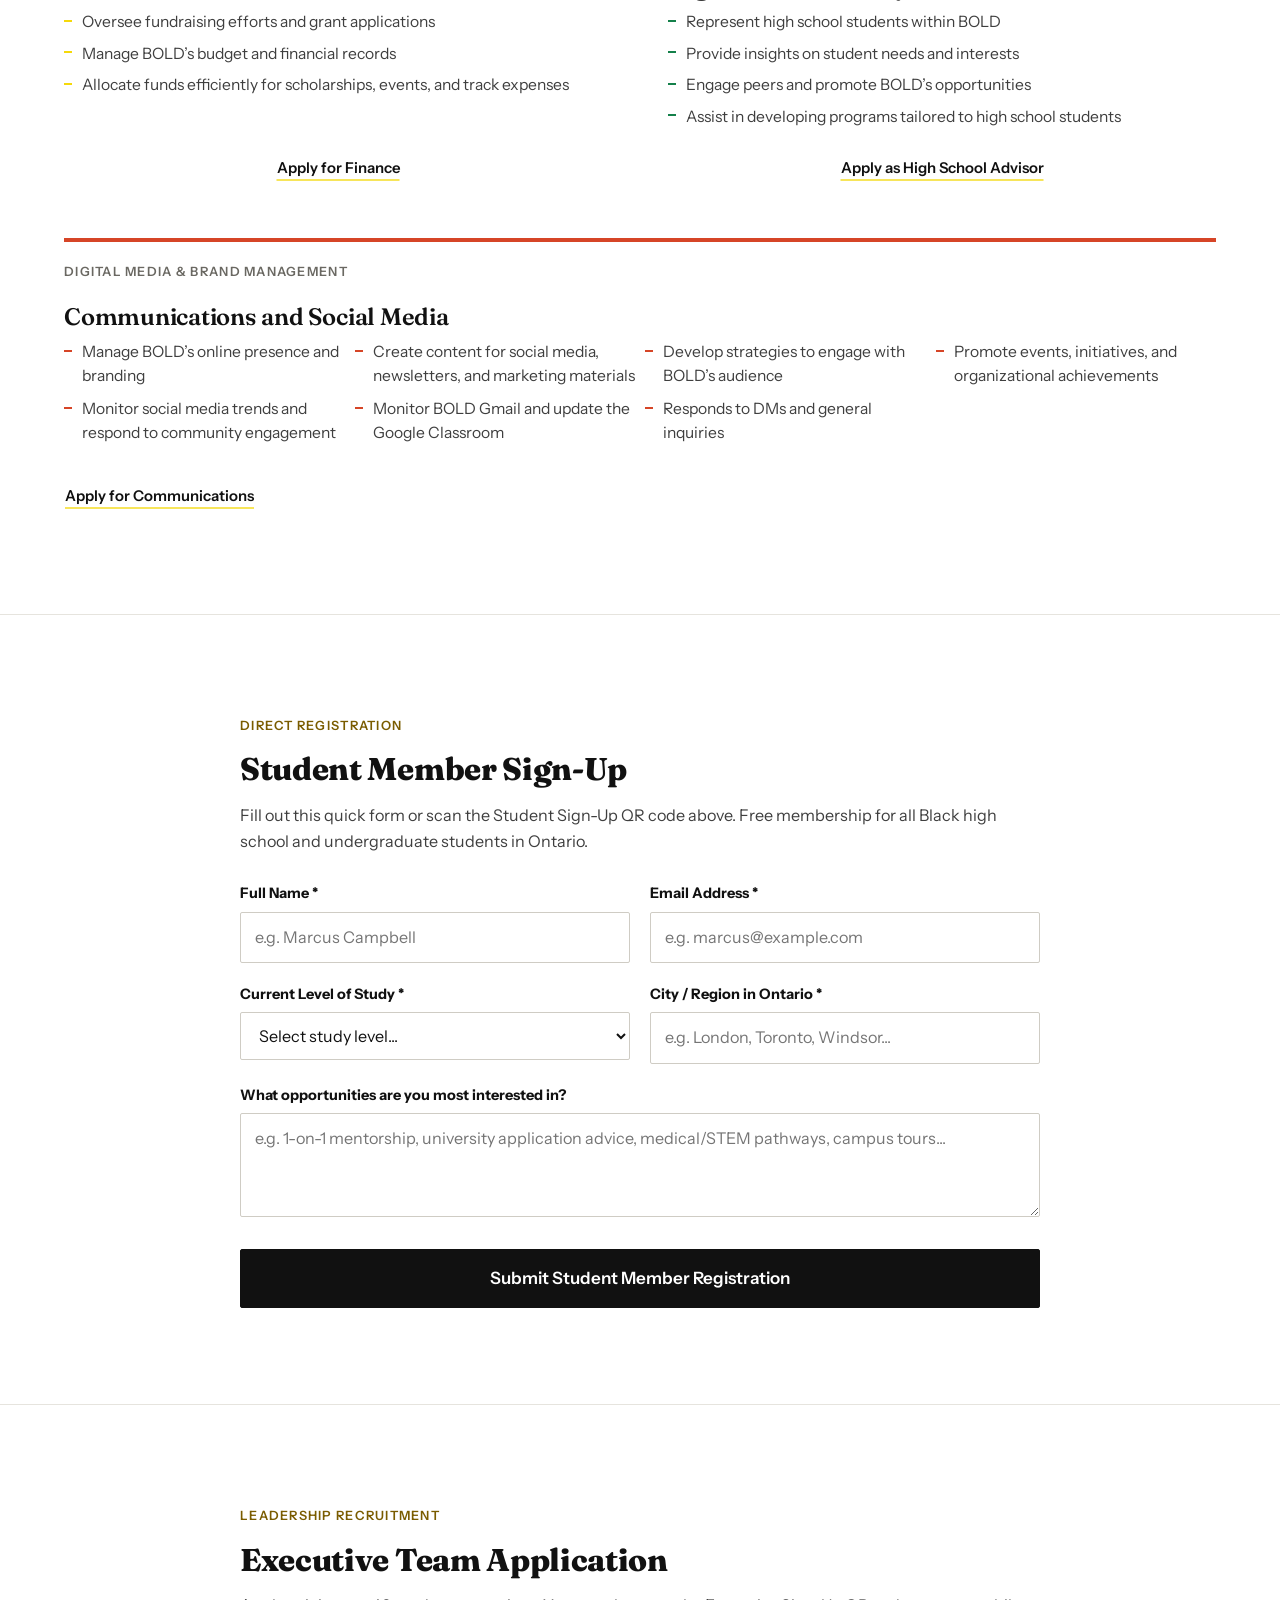
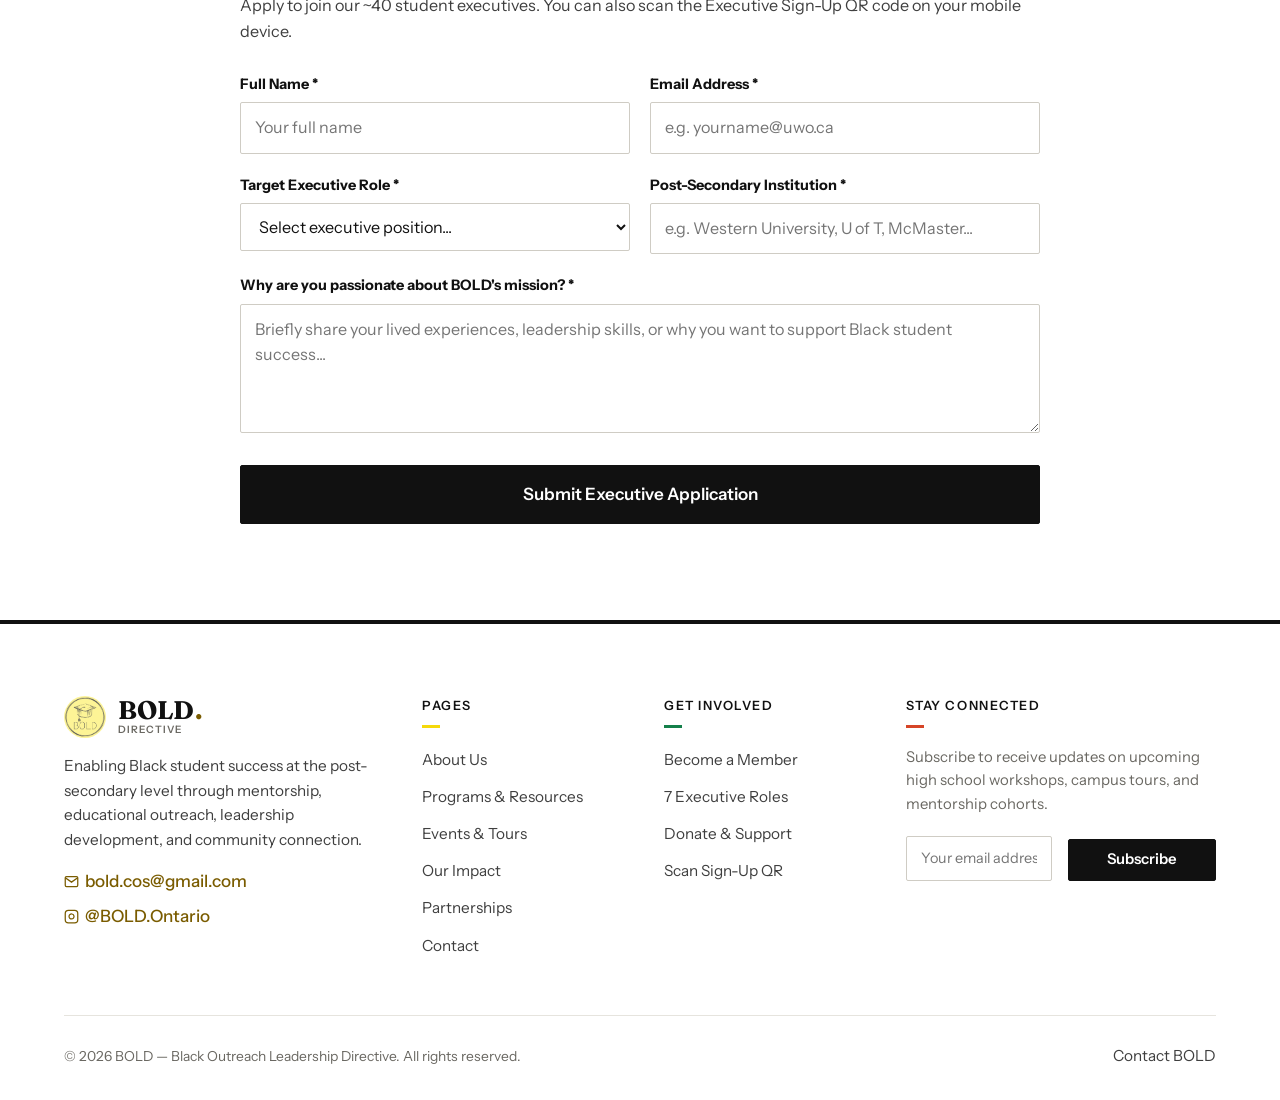
<file: become-a-member.html>
<!DOCTYPE html>
<html lang="en-CA">
<head>
  <meta charset="UTF-8">
  <meta name="viewport" content="width=device-width, initial-scale=1.0">
  <title>Become a Member — BOLD (Black Outreach Leadership Directive)</title>
  <meta name="description" content="Join BOLD as a student member or student executive. Free membership, peer mentorship, and executive leadership roles across Ontario.">
  <link rel="preconnect" href="https://fonts.googleapis.com">
  <link rel="preconnect" href="https://fonts.gstatic.com" crossorigin>
  <link rel="stylesheet" href="https://fonts.googleapis.com/css2?family=Fraunces:opsz,wght@9..144,400;9..144,600;9..144,700&family=Instrument+Sans:wght@400;500;600;700&display=swap">
  <link rel="stylesheet" href="css/style.css">
  <link rel="icon" type="image/png" href="assets/images/bold-logo.png">
</head>
<body>

  <!-- Prominent Top Contact Bar -->
  <aside class="prominent-contact-bar" aria-label="Official Contact Information">
    <div class="container prominent-contact-inner">
      <div class="contact-bar-left">
        <a href="mailto:bold.cos@gmail.com" class="contact-item-link">
          <svg width="15" height="15" viewBox="0 0 24 24" fill="none" stroke="currentColor" stroke-width="2"><path d="M4 4h16c1.1 0 2 .9 2 2v12c0 1.1-.9 2-2 2H4c-1.1 0-2-.9-2-2V6c0-1.1.9-2 2-2z"></path><polyline points="22,6 12,13 2,6"></polyline></svg>
          <span>bold.cos@gmail.com</span>
        </a>
        <a href="https://instagram.com/BOLD.Ontario" target="_blank" rel="noopener noreferrer" class="contact-item-link">
          <svg width="15" height="15" viewBox="0 0 24 24" fill="none" stroke="currentColor" stroke-width="2"><rect x="2" y="2" width="20" height="20" rx="5" ry="5"></rect><path d="M16 11.37A4 4 0 1 1 12.63 8 4 4 0 0 1 16 11.37z"></path><line x1="17.5" y1="6.5" x2="17.51" y2="6.5"></line></svg>
          <span>@BOLD.Ontario</span>
        </a>
      </div>
      <div class="contact-bar-right">
        <span class="contact-item-badge">Membership & Recruitment</span>
        <span style="color: var(--text-muted); font-size: 0.8rem;">~40 Student Executives</span>
      </div>
    </div>
  </aside>

  <!-- Sticky Site Header -->
  <header class="site-header" role="banner">
    <div class="container header-inner">
      <a href="index.html" class="brand-logo" aria-label="BOLD Home">
        <img src="assets/images/bold-logo.png" alt="BOLD Official Logo" class="brand-logo-img">
        <div class="brand-text-wrap">
          <span class="brand-acronym">BOLD<span class="brand-dot">.</span></span>
          <span class="brand-subtext">Black Outreach Leadership Directive</span>
        </div>
      </a>

      <nav class="nav-menu" role="navigation" aria-label="Primary Navigation">
        <a href="about.html" class="nav-link">About Us</a>
        <a href="programs.html" class="nav-link">Programs & Resources</a>
        <a href="events.html" class="nav-link">Events</a>
        <a href="impact.html" class="nav-link">Our Impact</a>
        <a href="partnerships.html" class="nav-link">Partnerships</a>
        <a href="contact.html" class="nav-link">Contact</a>
      </nav>

      <div class="header-actions">
        <a href="become-a-member.html" class="btn btn-member-nav active">Become a Member</a>
        <a href="donate.html" class="btn btn-donate-nav">Donate</a>
      </div>

      <button class="mobile-nav-toggle" aria-label="Open Navigation Menu" aria-expanded="false">
        <svg width="24" height="24" viewBox="0 0 24 24" fill="none" stroke="currentColor" stroke-width="2.2"><line x1="3" y1="12" x2="21" y2="12"></line><line x1="3" y1="6" x2="21" y2="6"></line><line x1="3" y1="18" x2="21" y2="18"></line></svg>
      </button>
    </div>
  </header>

  <!-- Mobile Drawer Overlay -->
  <div class="mobile-drawer-overlay" aria-hidden="true">
    <div class="mobile-drawer" role="dialog" aria-modal="true" aria-label="Mobile Navigation Menu">
      <div class="mobile-drawer-header">
        <a href="index.html" class="brand-logo">
          <img src="assets/images/bold-logo.png" alt="BOLD Logo" class="brand-logo-img">
          <div class="brand-text-wrap">
            <span class="brand-acronym">BOLD<span class="brand-dot">.</span></span>
            <span class="brand-subtext">Directive</span>
          </div>
        </a>
        <button class="mobile-drawer-close" aria-label="Close Menu">
          <svg width="22" height="22" viewBox="0 0 24 24" fill="none" stroke="currentColor" stroke-width="2.2"><line x1="18" y1="6" x2="6" y2="18"></line><line x1="6" y1="6" x2="18" y2="18"></line></svg>
        </button>
      </div>

      <nav class="mobile-drawer-menu">
        <a href="index.html" class="mobile-nav-link">Home</a>
        <a href="about.html" class="mobile-nav-link">About Us</a>
        <a href="programs.html" class="mobile-nav-link">Programs & Resources</a>
        <a href="events.html" class="mobile-nav-link">Events</a>
        <a href="impact.html" class="mobile-nav-link">Our Impact</a>
        <a href="partnerships.html" class="mobile-nav-link">Partnerships</a>
        <a href="contact.html" class="mobile-nav-link">Contact</a>
        <a href="become-a-member.html" class="mobile-nav-link active" style="color: var(--bold-yellow); font-weight: 700;">Become a Member</a>
        <a href="donate.html" class="mobile-nav-link" style="color: var(--bold-yellow); font-weight: 700;">Donate</a>
      </nav>

      <div style="padding-top: 20px; border-top: 1px solid var(--border-subtle); display: flex; flex-direction: column; gap: 12px;">
        <div style="font-size: 0.8rem; text-transform: uppercase; letter-spacing: 0.08em; color: var(--text-muted);">Direct Contact</div>
        <a href="mailto:bold.cos@gmail.com" style="color: var(--text-white); font-size: 0.95rem; font-weight: 600; text-decoration: none;">bold.cos@gmail.com</a>
        <a href="https://instagram.com/BOLD.Ontario" target="_blank" rel="noopener noreferrer" style="color: var(--bold-yellow); font-size: 0.95rem; font-weight: 700; text-decoration: none;">@BOLD.Ontario on Instagram</a>
      </div>
    </div>
  </div>

  <main id="mainContent">

    <!-- Hero Header -->
    <section class="section" style="padding-top: 60px; padding-bottom: 40px; text-align: center;">
      <div class="container">
        <span class="badge badge-yellow" style="margin-bottom: 12px;">Join BOLD Today</span>
        <h1 style="font-size: clamp(2.2rem, 4vw, 3.4rem); font-weight: 900; color: var(--text-white); margin-bottom: 16px; line-height: 1.15;">
          Become a <span style="color: var(--bold-yellow);">Member</span> or Student Executive
        </h1>
        <p style="font-size: 1.1rem; color: var(--text-secondary); max-width: 760px; margin: 0 auto 36px; line-height: 1.65;">
          Join a growing province-wide network of Black high school and post-secondary students dedicated to academic excellence, authentic mentorship, and community leadership. Membership is 100% free.
        </p>

        <!-- Lecture Hall Assembly Photo -->
        <div style="max-width: 860px; margin: 0 auto; overflow: hidden;">
          <img src="assets/images/event-lecture-hall.jpg" alt="BOLD Student & Executive Sign-Up Assembly in University Lecture Hall" style="width: 100%; height: auto; display: block; max-height: 480px; object-fit: cover;">
          <div style="padding-top: 18px; display: flex; align-items: center; justify-content: space-between; flex-wrap: wrap; gap: 14px; text-align: left;">
            <div>
              <div style="font-weight: 800; font-size: 1.05rem; color: var(--text-white);">Join BOLD Community Assembly</div>
              <div style="font-size: 0.85rem; color: var(--text-muted);">Follow official updates on Instagram <strong>@BOLD.Ontario</strong> | Email <strong>bold.cos@gmail.com</strong></div>
            </div>
            <span class="badge badge-yellow">Open Applications</span>
          </div>
        </div>
      </div>
    </section>

    <!-- Prominent QR Codes Sign-Up Section -->
    <section class="qr-codes-section" id="qr-signup">
      <div class="container">
        <div class="section-header text-center">
          <span class="badge badge-yellow" style="margin-bottom: 8px;">Fast Mobile Sign-Up</span>
          <h2 style="font-size: 2.2rem; font-weight: 900; color: var(--text-white); margin-bottom: 12px;">
            Scan to Sign Up On Your Phone
          </h2>
          <p class="section-subtitle">
            Use your camera to scan either QR code below, or use the direct online forms provided on this page.
          </p>
        </div>

        <div class="qr-cards-grid">
          <!-- QR Card 1: Student Sign-up -->
          <article class="qr-card">
            <span class="qr-badge">Student Sign-Up</span>
            <div class="qr-image-wrapper">
              <img src="assets/images/qr-student-signup.png" alt="QR Code for BOLD Student Sign-Up" class="qr-image">
            </div>
            <h3 class="qr-card-title">Student Member Registration</h3>
            <p class="qr-card-desc">
              For Black high school and undergraduate students. Gain free access to peer mentorship pairings, post-secondary application workshops, campus tours, and academic transition resources.
            </p>
            <div style="display: flex; gap: 12px; flex-wrap: wrap; justify-content: center;">
              <a href="#student-form" class="btn btn-primary btn-sm">Complete Form Below</a>
              <a href="assets/images/qr-student-signup.png" download="BOLD-Student-Signup-QR.png" class="btn btn-secondary btn-sm">Download QR Code</a>
            </div>
          </article>

          <!-- QR Card 2: Executive Sign-up -->
          <article class="qr-card">
            <span class="qr-badge">Executive Sign-Up (~40 Active Leaders)</span>
            <div class="qr-image-wrapper">
              <img src="assets/images/qr-executive-signup.png" alt="QR Code for BOLD Executive Sign-Up" class="qr-image">
            </div>
            <h3 class="qr-card-title">Executive Team Application</h3>
            <p class="qr-card-desc">
              For post-secondary students and emerging professionals ready to lead. Join our ~40 student executives leading operations, event logistics, outreach, finance, and communications.
            </p>
            <div style="display: flex; gap: 12px; flex-wrap: wrap; justify-content: center;">
              <a href="#exec-roles" class="btn btn-primary btn-sm">View 7 Executive Roles</a>
              <a href="assets/images/qr-executive-signup.png" download="BOLD-Executive-Signup-QR.png" class="btn btn-secondary btn-sm">Download QR Code</a>
            </div>
          </article>
        </div>
      </div>
    </section>

    <!-- Available Executive Roles (The 7 Exact User Roles with Brief Descriptions) -->
    <section class="section section-dark" id="exec-roles">
      <div class="container">
        <div class="section-header text-center">
          <span class="badge badge-yellow" style="margin-bottom: 8px;">Executive Roster</span>
          <h2 style="font-size: 2.2rem; font-weight: 900; color: var(--text-white); margin-bottom: 12px;">
            Available BOLD Executive Roles
          </h2>
          <p class="section-subtitle">
            BOLD is powered by approximately 40 student executives. Here are the brief role descriptions for positions students can currently apply for across Ontario.
          </p>
        </div>

        <div class="exec-roles-grid">
          <!-- Role 1: Regional Lead -->
          <div class="exec-role-card">
            <span class="exec-role-category">Operations & Expansion</span>
            <h3 class="exec-role-title">Regional Lead</h3>
            <ul class="exec-role-duties">
              <li class="exec-role-duty-item">Oversee BOLD’s operations in a specific region</li>
              <li class="exec-role-duty-item">Coordinate with the outreach team to form partnerships with local schools and organizations in your region</li>
              <li class="exec-role-duty-item">Carry out in-person events at local high schools in a region</li>
              <li class="exec-role-duty-item">Assist in the recruitment of new BOLD members in a specific region</li>
              <li class="exec-role-duty-item">Expand BOLD’s presence and initiatives in the region</li>
            </ul>
            <a href="#exec-form" class="btn btn-outline-yellow btn-sm" style="margin-top: auto;">Apply as Regional Lead</a>
          </div>

          <!-- Role 2: Secretary -->
          <div class="exec-role-card">
            <span class="exec-role-category">Administration & Documentation</span>
            <h3 class="exec-role-title">Secretary</h3>
            <ul class="exec-role-duties">
              <li class="exec-role-duty-item">Maintain records and documentation of meetings</li>
              <li class="exec-role-duty-item">Schedule and organize meetings for the team</li>
              <li class="exec-role-duty-item">Ensure the organization of the Google Drive</li>
              <li class="exec-role-duty-item">Upkeep a BOLD Calendar to keep track of all events and organizational tasks</li>
              <li class="exec-role-duty-item">Keep track of current high school members</li>
              <li class="exec-role-duty-item">Periodic updating of the BOLD website</li>
            </ul>
            <a href="#exec-form" class="btn btn-outline-yellow btn-sm" style="margin-top: auto;">Apply as Secretary</a>
          </div>

          <!-- Role 3: Event Planner/Logistics -->
          <div class="exec-role-card">
            <span class="exec-role-category">Event Planning</span>
            <h3 class="exec-role-title">Event Planner / Logistics</h3>
            <ul class="exec-role-duties">
              <li class="exec-role-duty-item">Lead brainstorming of workshops and events with input from BOLD executive members</li>
              <li class="exec-role-duty-item">Create a catalog of events for in-person vs online workshops</li>
              <li class="exec-role-duty-item">Plan and execute events that align with BOLD’s mission</li>
              <li class="exec-role-duty-item">Coordinate and assign executive members for online workshop schedules, and manage logistics</li>
              <li class="exec-role-duty-item">Work with Communications and Outreach teams for the promotion of events</li>
              <li class="exec-role-duty-item">Ensure all aspects of event execution run smoothly</li>
              <li class="exec-role-duty-item">Collects feedback from events</li>
            </ul>
            <a href="#exec-form" class="btn btn-outline-yellow btn-sm" style="margin-top: auto;">Apply as Event Planner</a>
          </div>

          <!-- Role 4: Outreach and External Affairs -->
          <div class="exec-role-card">
            <span class="exec-role-category">Community & Institutional Relations</span>
            <h3 class="exec-role-title">Outreach and External Affairs</h3>
            <ul class="exec-role-duties">
              <li class="exec-role-duty-item">Build relationships with external organizations and community partners</li>
              <li class="exec-role-duty-item">Develop partnerships with educational institutions and businesses</li>
              <li class="exec-role-duty-item">Engage in advocacy efforts to support BOLD’s mission</li>
              <li class="exec-role-duty-item">Seek opportunities to expand BOLD’s visibility and influence</li>
              <li class="exec-role-duty-item">Represent BOLD at community and networking events</li>
            </ul>
            <a href="#exec-form" class="btn btn-outline-yellow btn-sm" style="margin-top: auto;">Apply for Outreach</a>
          </div>

          <!-- Role 5: Finance -->
          <div class="exec-role-card">
            <span class="exec-role-category">Financial Management & Grants</span>
            <h3 class="exec-role-title">Finance</h3>
            <ul class="exec-role-duties">
              <li class="exec-role-duty-item">Oversee fundraising efforts and grant applications</li>
              <li class="exec-role-duty-item">Manage BOLD’s budget and financial records</li>
              <li class="exec-role-duty-item">Allocate funds efficiently for scholarships, events, and track expenses</li>
            </ul>
            <a href="#exec-form" class="btn btn-outline-yellow btn-sm" style="margin-top: auto;">Apply for Finance</a>
          </div>

          <!-- Role 6: High School Advisory Member -->
          <div class="exec-role-card">
            <span class="exec-role-category">Youth Representation</span>
            <h3 class="exec-role-title">High School Advisory Member</h3>
            <ul class="exec-role-duties">
              <li class="exec-role-duty-item">Represent high school students within BOLD</li>
              <li class="exec-role-duty-item">Provide insights on student needs and interests</li>
              <li class="exec-role-duty-item">Engage peers and promote BOLD’s opportunities</li>
              <li class="exec-role-duty-item">Assist in developing programs tailored to high school students</li>
            </ul>
            <a href="#exec-form" class="btn btn-outline-yellow btn-sm" style="margin-top: auto;">Apply as High School Advisor</a>
          </div>

          <!-- Role 7: Communications and Social Media -->
          <div class="exec-role-card" style="grid-column: 1 / -1;">
            <span class="exec-role-category">Digital Media & Brand Management</span>
            <h3 class="exec-role-title">Communications and Social Media</h3>
            <ul class="exec-role-duties" style="display: grid; grid-template-columns: repeat(auto-fit, minmax(280px, 1fr)); gap: 10px;">
              <li class="exec-role-duty-item">Manage BOLD’s online presence and branding</li>
              <li class="exec-role-duty-item">Create content for social media, newsletters, and marketing materials</li>
              <li class="exec-role-duty-item">Develop strategies to engage with BOLD’s audience</li>
              <li class="exec-role-duty-item">Promote events, initiatives, and organizational achievements</li>
              <li class="exec-role-duty-item">Monitor social media trends and respond to community engagement</li>
              <li class="exec-role-duty-item">Monitor BOLD Gmail and update the Google Classroom</li>
              <li class="exec-role-duty-item">Responds to DMs and general inquiries</li>
            </ul>
            <a href="#exec-form" class="btn btn-outline-yellow btn-sm" style="margin-top: 12px; align-self: flex-start;">Apply for Communications</a>
          </div>
        </div>
      </div>
    </section>

    <!-- Student Registration Form -->
    <section class="section" id="student-form">
      <div class="container">
        <div style="max-width: 800px; margin: 0 auto;">
          <span class="badge badge-yellow" style="margin-bottom: 8px;">Direct Registration</span>
          <h2 style="font-size: 1.85rem; font-weight: 800; color: var(--text-white); margin-bottom: 8px;">
            Student Member Sign-Up
          </h2>
          <p style="color: var(--text-secondary); font-size: 0.95rem; margin-bottom: 28px;">
            Fill out this quick form or scan the Student Sign-Up QR code above. Free membership for all Black high school and undergraduate students in Ontario.
          </p>

          <form onsubmit="event.preventDefault(); alert('Thank you for signing up as a BOLD member! Our team will reach out to you via email shortly.'); this.reset();">
            <div style="display: grid; grid-template-columns: 1fr 1fr; gap: 20px; margin-bottom: 20px;">
              <div>
                <label style="display: block; font-size: 0.85rem; font-weight: 700; color: var(--text-white); margin-bottom: 6px;">Full Name *</label>
                <input type="text" class="form-input" placeholder="e.g. Marcus Campbell" required>
              </div>
              <div>
                <label style="display: block; font-size: 0.85rem; font-weight: 700; color: var(--text-white); margin-bottom: 6px;">Email Address *</label>
                <input type="email" class="form-input" placeholder="e.g. marcus@example.com" required>
              </div>
            </div>

            <div style="display: grid; grid-template-columns: 1fr 1fr; gap: 20px; margin-bottom: 20px;">
              <div>
                <label style="display: block; font-size: 0.85rem; font-weight: 700; color: var(--text-white); margin-bottom: 6px;">Current Level of Study *</label>
                <select class="form-input" required>
                  <option value="">Select study level...</option>
                  <option value="high-school-9-10">High School (Grade 9–10)</option>
                  <option value="high-school-11-12">High School (Grade 11–12)</option>
                  <option value="undergraduate-year-1-2">Post-Secondary Undergrad (Year 1–2)</option>
                  <option value="undergraduate-year-3-4">Post-Secondary Undergrad (Year 3–4+)</option>
                  <option value="college">College / Applied Program</option>
                </select>
              </div>
              <div>
                <label style="display: block; font-size: 0.85rem; font-weight: 700; color: var(--text-white); margin-bottom: 6px;">City / Region in Ontario *</label>
                <input type="text" class="form-input" placeholder="e.g. London, Toronto, Windsor..." required>
              </div>
            </div>

            <div style="margin-bottom: 24px;">
              <label style="display: block; font-size: 0.85rem; font-weight: 700; color: var(--text-white); margin-bottom: 6px;">What opportunities are you most interested in?</label>
              <textarea class="form-input" rows="3" placeholder="e.g. 1-on-1 mentorship, university application advice, medical/STEM pathways, campus tours..."></textarea>
            </div>

            <button type="submit" class="btn btn-primary btn-lg" style="width: 100%; justify-content: center;">
              <span>Submit Student Member Registration</span>
            </button>
          </form>
        </div>
      </div>
    </section>

    <!-- Executive Application Form -->
    <section class="section section-dark" id="exec-form">
      <div class="container">
        <div style="max-width: 800px; margin: 0 auto;">
          <span class="badge badge-yellow" style="margin-bottom: 8px;">Leadership Recruitment</span>
          <h2 style="font-size: 1.85rem; font-weight: 800; color: var(--text-white); margin-bottom: 8px;">
            Executive Team Application
          </h2>
          <p style="color: var(--text-secondary); font-size: 0.95rem; margin-bottom: 28px;">
            Apply to join our ~40 student executives. You can also scan the Executive Sign-Up QR code on your mobile device.
          </p>

          <form onsubmit="event.preventDefault(); alert('Thank you for applying for a BOLD executive role! Our leadership team will review your application and reach out for an interview.'); this.reset();">
            <div style="display: grid; grid-template-columns: 1fr 1fr; gap: 20px; margin-bottom: 20px;">
              <div>
                <label style="display: block; font-size: 0.85rem; font-weight: 700; color: var(--text-white); margin-bottom: 6px;">Full Name *</label>
                <input type="text" class="form-input" placeholder="Your full name" required>
              </div>
              <div>
                <label style="display: block; font-size: 0.85rem; font-weight: 700; color: var(--text-white); margin-bottom: 6px;">Email Address *</label>
                <input type="email" class="form-input" placeholder="e.g. yourname@uwo.ca" required>
              </div>
            </div>

            <div style="display: grid; grid-template-columns: 1fr 1fr; gap: 20px; margin-bottom: 20px;">
              <div>
                <label style="display: block; font-size: 0.85rem; font-weight: 700; color: var(--text-white); margin-bottom: 6px;">Target Executive Role *</label>
                <select class="form-input" required>
                  <option value="">Select executive position...</option>
                  <option value="regional-lead">Regional Lead</option>
                  <option value="secretary">Secretary</option>
                  <option value="event-planner">Event Planner / Logistics</option>
                  <option value="outreach">Outreach and External Affairs</option>
                  <option value="finance">Finance</option>
                  <option value="high-school-advisory">High School Advisory Member</option>
                  <option value="communications">Communications and Social Media</option>
                </select>
              </div>
              <div>
                <label style="display: block; font-size: 0.85rem; font-weight: 700; color: var(--text-white); margin-bottom: 6px;">Post-Secondary Institution *</label>
                <input type="text" class="form-input" placeholder="e.g. Western University, U of T, McMaster..." required>
              </div>
            </div>

            <div style="margin-bottom: 24px;">
              <label style="display: block; font-size: 0.85rem; font-weight: 700; color: var(--text-white); margin-bottom: 6px;">Why are you passionate about BOLD's mission? *</label>
              <textarea class="form-input" rows="4" placeholder="Briefly share your lived experiences, leadership skills, or why you want to support Black student success..." required></textarea>
            </div>

            <button type="submit" class="btn btn-primary btn-lg" style="width: 100%; justify-content: center;">
              <span>Submit Executive Application</span>
            </button>
          </form>
        </div>
      </div>
    </section>

  </main>

  <!-- Site Footer -->
  <footer class="site-footer" role="contentinfo">
    <div class="container">
      <div class="footer-grid">
        <div class="footer-col">
          <a href="index.html" class="brand-logo" style="margin-bottom: 16px;">
            <img src="assets/images/bold-logo.png" alt="BOLD Logo" class="brand-logo-img">
            <div class="brand-text-wrap">
              <span class="brand-acronym">BOLD<span class="brand-dot">.</span></span>
              <span class="brand-subtext">Directive</span>
            </div>
          </a>
          <p class="footer-tagline">
            Enabling Black student success at the post-secondary level through mentorship, educational outreach, leadership development, and community connection.
          </p>
          <div style="display: flex; flex-direction: column; gap: 8px; margin-top: 16px;">
            <a href="mailto:bold.cos@gmail.com" class="contact-item-link" style="color: var(--bold-yellow);">
              <svg width="15" height="15" viewBox="0 0 24 24" fill="none" stroke="currentColor" stroke-width="2"><path d="M4 4h16c1.1 0 2 .9 2 2v12c0 1.1-.9 2-2 2H4c-1.1 0-2-.9-2-2V6c0-1.1.9-2 2-2z"></path><polyline points="22,6 12,13 2,6"></polyline></svg>
              <span>bold.cos@gmail.com</span>
            </a>
            <a href="https://instagram.com/BOLD.Ontario" target="_blank" rel="noopener noreferrer" class="contact-item-link" style="color: var(--bold-yellow);">
              <svg width="15" height="15" viewBox="0 0 24 24" fill="none" stroke="currentColor" stroke-width="2"><rect x="2" y="2" width="20" height="20" rx="5" ry="5"></rect><path d="M16 11.37A4 4 0 1 1 12.63 8 4 4 0 0 1 16 11.37z"></path><line x1="17.5" y1="6.5" x2="17.51" y2="6.5"></line></svg>
              <span>@BOLD.Ontario</span>
            </a>
          </div>
        </div>

        <div class="footer-col">
          <h4 class="footer-heading">Pages</h4>
          <ul class="footer-links">
            <li><a href="about.html" class="footer-link">About Us</a></li>
            <li><a href="programs.html" class="footer-link">Programs & Resources</a></li>
            <li><a href="events.html" class="footer-link">Events & Tours</a></li>
            <li><a href="impact.html" class="footer-link">Our Impact</a></li>
            <li><a href="partnerships.html" class="footer-link">Partnerships</a></li>
            <li><a href="contact.html" class="footer-link">Contact</a></li>
          </ul>
        </div>

        <div class="footer-col">
          <h4 class="footer-heading">Get Involved</h4>
          <ul class="footer-links">
            <li><a href="become-a-member.html" class="footer-link">Become a Member</a></li>
            <li><a href="#exec-roles" class="footer-link">7 Executive Roles</a></li>
            <li><a href="donate.html" class="footer-link">Donate & Support</a></li>
            <li><a href="#qr-signup" class="footer-link">Scan Sign-Up QR</a></li>
          </ul>
        </div>

        <div class="footer-col">
          <h4 class="footer-heading">Stay Connected</h4>
          <p style="font-size: 0.875rem; color: var(--text-muted); margin-bottom: 14px;">
            Subscribe to receive updates on upcoming high school workshops, campus tours, and mentorship cohorts.
          </p>
          <form class="newsletter-form" onsubmit="event.preventDefault(); alert('Thank you for subscribing to BOLD updates!'); this.reset();">
            <input type="email" placeholder="Your email address" class="form-input" style="padding: 10px 14px; font-size: 0.85rem;" required>
            <button type="submit" class="btn btn-primary btn-sm" style="width: 100%; justify-content: center; margin-top: 8px;">
              <span>Subscribe</span>
            </button>
          </form>
        </div>
      </div>

      <div class="footer-bottom">
        <div class="footer-copyright">
          &copy; <span id="currentYear">2026</span> BOLD — Black Outreach Leadership Directive. All rights reserved.
        </div>
        <div class="footer-legal-links">
          <a href="contact.html" class="footer-link">Contact BOLD</a>
        </div>
      </div>
    </div>
  </footer>

  <script src="js/data.js"></script>
  <script src="js/app.js"></script>
  <script src="js/motion.js"></script>
</body>
</html>
</file>
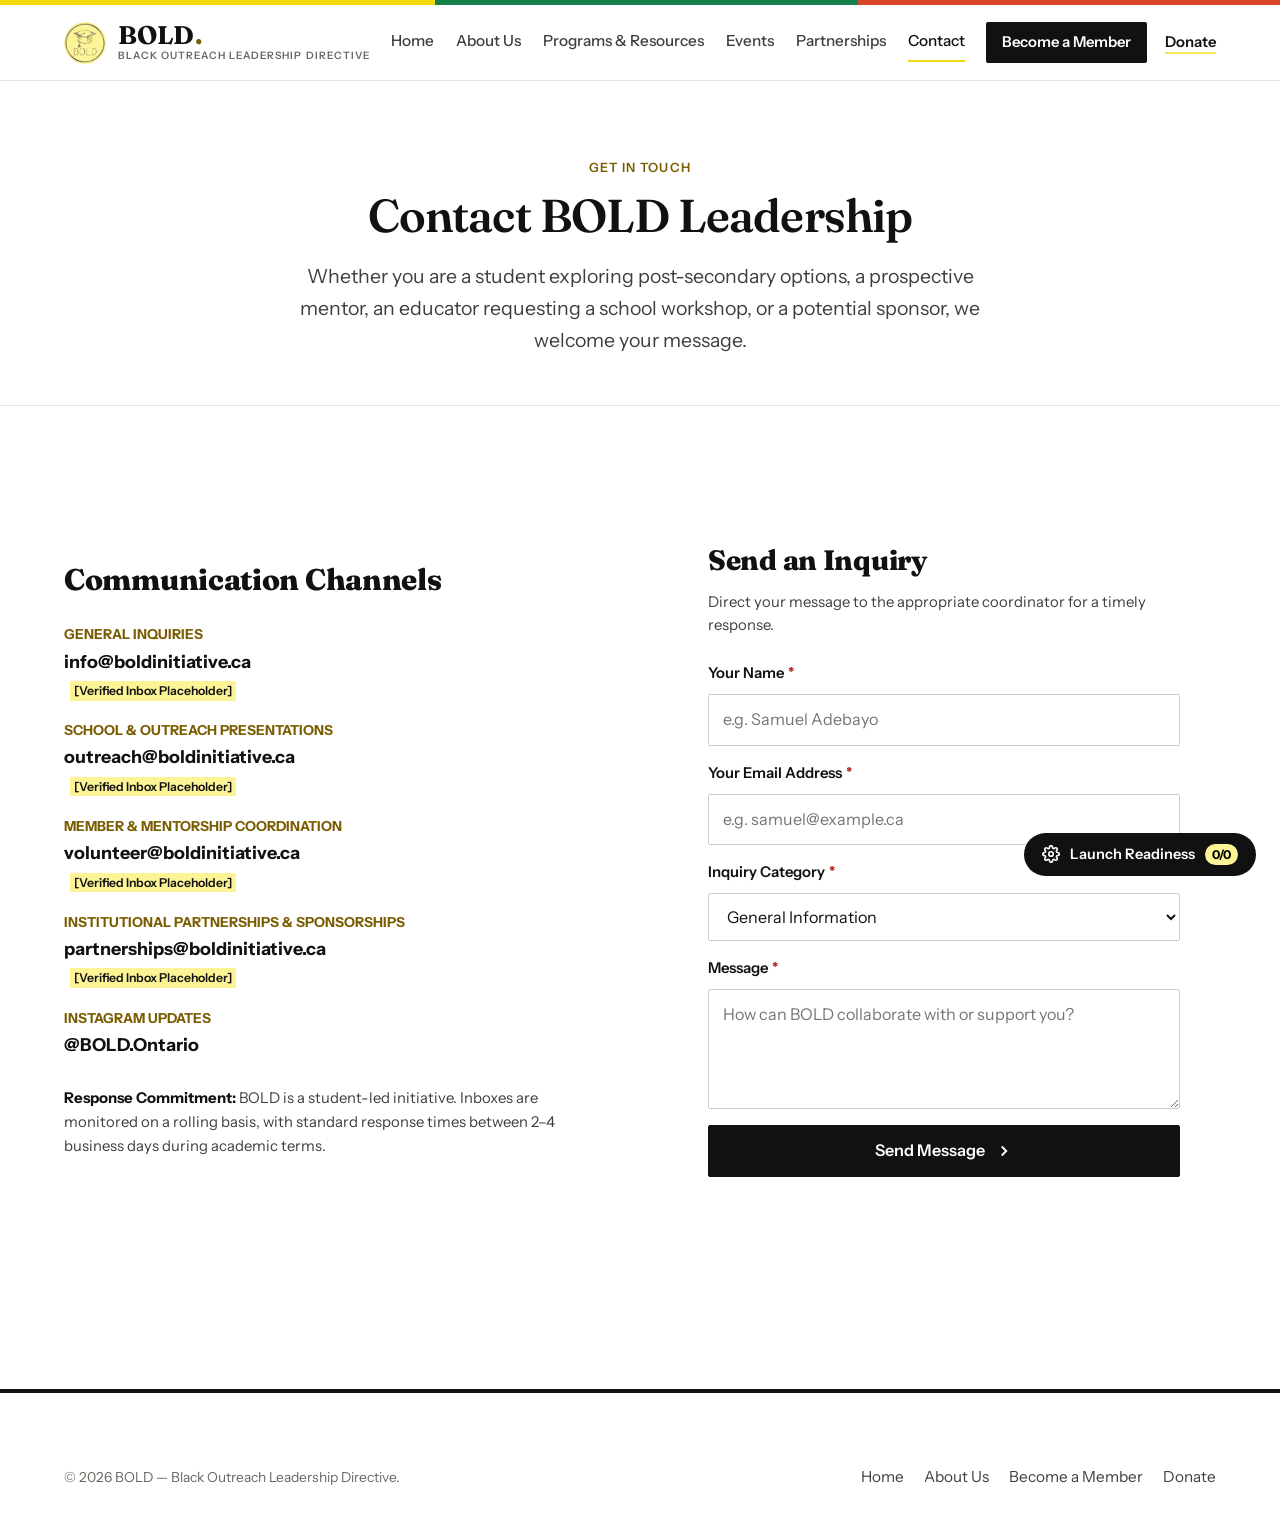
<file: contact.html>
<!DOCTYPE html>
<html lang="en-CA">
<head>
  <meta charset="UTF-8">
  <meta name="viewport" content="width=device-width, initial-scale=1.0">
  <title>Contact Us | BOLD — Black Outreach Leadership Directive</title>
  <meta name="description" content="Get in touch with BOLD: Reach our outreach team, inquire about volunteering, request school presentations, or collaborate on student equity.">
  <link rel="icon" type="image/png" href="assets/images/bold-logo.png">
  <link rel="preconnect" href="https://fonts.googleapis.com">
  <link rel="preconnect" href="https://fonts.gstatic.com" crossorigin>
  <link rel="stylesheet" href="https://fonts.googleapis.com/css2?family=Fraunces:opsz,wght@9..144,400;9..144,600;9..144,700&family=Instrument+Sans:wght@400;500;600;700&display=swap">
  <link rel="stylesheet" href="css/style.css">
</head>
<body>

  <a href="#mainContent" class="skip-link">Skip to main content</a>

  <header class="site-header" role="banner">
    <div class="container header-inner">
      <a href="index.html" class="brand-logo" aria-label="BOLD Home">
        <img src="assets/images/bold-logo.png" alt="BOLD Logo" class="brand-logo-img" width="46" height="46">
        <div class="brand-text-wrap">
          <div class="brand-acronym">BOLD<span class="brand-dot">.</span></div>
          <div class="brand-subtext">Black Outreach Leadership Directive</div>
        </div>
      </a>

      <nav class="nav-menu" role="navigation" aria-label="Primary Navigation">
        <a href="index.html" class="nav-link">Home</a>
        <a href="about.html" class="nav-link">About Us</a>
        <a href="programs.html" class="nav-link">Programs & Resources</a>
        <a href="events.html" class="nav-link">Events</a>
        <a href="partnerships.html" class="nav-link">Partnerships</a>
        <a href="contact.html" class="nav-link active">Contact</a>
      </nav>

      <div class="header-actions">
        <a href="become-a-member.html" class="btn-member-nav">Become a Member</a>
        <a href="donate.html" class="btn-donate-nav">Donate</a>
        <button class="mobile-nav-toggle" aria-label="Open Navigation Menu">
          <svg width="24" height="24" viewBox="0 0 24 24" fill="none" stroke="currentColor" stroke-width="2.2"><line x1="3" y1="12" x2="21" y2="12"></line><line x1="3" y1="6" x2="21" y2="6"></line><line x1="3" y1="18" x2="21" y2="18"></line></svg>
        </button>
      </div>
    </div>
  </header>

  <!-- Mobile Drawer -->
  <div class="mobile-drawer-overlay" aria-hidden="true"></div>
  <aside class="mobile-drawer">
    <div class="mobile-drawer-header">
      <div class="brand-acronym" style="font-size: 1.3rem;">BOLD<span class="brand-dot">.</span></div>
      <button class="mobile-drawer-close" aria-label="Close Navigation Menu"><svg width="20" height="20" viewBox="0 0 24 24" fill="none" stroke="currentColor" stroke-width="2"><line x1="18" y1="6" x2="6" y2="18"></line><line x1="6" y1="6" x2="18" y2="18"></line></svg></button>
    </div>
    <nav class="mobile-drawer-menu">
      <a href="index.html" class="mobile-nav-link">Home</a>
      <a href="about.html" class="mobile-nav-link">About Us</a>
      <a href="programs.html" class="mobile-nav-link">Programs & Resources</a>
      <a href="events.html" class="mobile-nav-link">Events</a>
      <a href="become-a-member.html" class="mobile-nav-link">Become a Member</a>
      <a href="donate.html" class="mobile-nav-link">Donate</a>
      <a href="partnerships.html" class="mobile-nav-link">Partnerships</a>
      <a href="contact.html" class="mobile-nav-link active">Contact</a>
    </nav>
  </aside>

  <main id="mainContent" role="main">

    <section class="section" style="padding: 72px 0 48px;">
      <div class="container text-center">
        <span class="badge badge-yellow" style="margin-bottom: 12px;">Get in Touch</span>
        <h1 class="section-title">Contact BOLD Leadership</h1>
        <p class="section-description" style="max-width: 720px; margin: 0 auto;">
          Whether you are a student exploring post-secondary options, a prospective mentor, an educator requesting a school workshop, or a potential sponsor, we welcome your message.
        </p>
      </div>
    </section>

    <section class="section">
      <div class="container">
        
        <div class="about-grid">
          
          <!-- Contact Directory -->
          <div>
            <h2 style="font-size: 1.75rem; font-weight: 800; color: var(--text-white); margin-bottom: 20px;">
              Communication Channels
            </h2>
            
            <div style="display: flex; flex-direction: column; gap: 16px;">
              
              <div>
                <div style="font-size: 0.8125rem; font-weight: 700; color: var(--bold-yellow); text-transform: uppercase;">General Inquiries</div>
                <div style="font-size: 1.05rem; font-weight: 700; color: var(--text-white); margin-top: 2px;">info@boldinitiative.ca</div>
                <span class="placeholder-tag">[Verified Inbox Placeholder]</span>
              </div>

              <div>
                <div style="font-size: 0.8125rem; font-weight: 700; color: var(--bold-yellow); text-transform: uppercase;">School & Outreach Presentations</div>
                <div style="font-size: 1.05rem; font-weight: 700; color: var(--text-white); margin-top: 2px;">outreach@boldinitiative.ca</div>
                <span class="placeholder-tag">[Verified Inbox Placeholder]</span>
              </div>

              <div>
                <div style="font-size: 0.8125rem; font-weight: 700; color: var(--bold-yellow); text-transform: uppercase;">Member & Mentorship Coordination</div>
                <div style="font-size: 1.05rem; font-weight: 700; color: var(--text-white); margin-top: 2px;">volunteer@boldinitiative.ca</div>
                <span class="placeholder-tag">[Verified Inbox Placeholder]</span>
              </div>

              <div>
                <div style="font-size: 0.8125rem; font-weight: 700; color: var(--bold-yellow); text-transform: uppercase;">Institutional Partnerships & Sponsorships</div>
                <div style="font-size: 1.05rem; font-weight: 700; color: var(--text-white); margin-top: 2px;">partnerships@boldinitiative.ca</div>
                <span class="placeholder-tag">[Verified Inbox Placeholder]</span>
              </div>

              <div>
                <div style="font-size: 0.8125rem; font-weight: 700; color: var(--bold-yellow); text-transform: uppercase;">Instagram Updates</div>
                <div style="font-size: 1.05rem; font-weight: 700; color: var(--text-white); margin-top: 2px;">@BOLD.Ontario</div>
              </div>

            </div>

            <div style="margin-top: 28px; font-size: 0.875rem; color: var(--text-secondary); line-height: 1.6;">
              <strong style="color: var(--text-white);">Response Commitment:</strong> BOLD is a student-led initiative. Inboxes are monitored on a rolling basis, with standard response times between 2–4 business days during academic terms.
            </div>
          </div>

          <!-- Contact Form -->
          <div class="form-card" style="margin: 0; padding: 36px;">
            <h2 style="font-size: 1.65rem; font-weight: 800; color: var(--text-white); margin-bottom: 8px;">
              Send an Inquiry
            </h2>
            <p style="font-size: 0.875rem; color: var(--text-secondary); margin-bottom: 24px;">
              Direct your message to the appropriate coordinator for a timely response.
            </p>

            <form id="contactForm" novalidate>
              <div style="display: flex; flex-direction: column; gap: 16px;">
                
                <div class="form-group">
                  <label for="contactName" class="form-label"><span>Your Name</span><span class="required">*</span></label>
                  <input type="text" id="contactName" class="form-control" placeholder="e.g. Samuel Adebayo" required>
                </div>

                <div class="form-group">
                  <label for="contactEmail" class="form-label"><span>Your Email Address</span><span class="required">*</span></label>
                  <input type="email" id="contactEmail" class="form-control" placeholder="e.g. samuel@example.ca" required>
                </div>

                <div class="form-group">
                  <label for="contactCategory" class="form-label"><span>Inquiry Category</span><span class="required">*</span></label>
                  <select id="contactCategory" class="form-control" required>
                    <option value="General Inquiries">General Information</option>
                    <option value="High School Presentation Request">School Outreach Presentation Request</option>
                    <option value="Membership / Mentorship">Membership / Mentorship Program</option>
                    <option value="Partnership / Sponsorship">Institutional Partnership & Sponsorship</option>
                    <option value="Regional Branch Inquiry">Regional Branch Inquiry</option>
                  </select>
                </div>

                <div class="form-group">
                  <label for="contactMessage" class="form-label"><span>Message</span><span class="required">*</span></label>
                  <textarea id="contactMessage" class="form-control" placeholder="How can BOLD collaborate with or support you?" required></textarea>
                </div>

                <button type="submit" class="btn btn-primary" style="width: 100%;">
                  <span>Send Message</span>
                  <svg width="18" height="18" viewBox="0 0 24 24" fill="none" stroke="currentColor" stroke-width="2.5"><polyline points="9 18 15 12 9 6"></polyline></svg>
                </button>

              </div>
            </form>
          </div>

        </div>

      </div>
    </section>

  </main>

  <footer class="site-footer" role="contentinfo">
    <div class="container">
      <div class="footer-bottom-bar" style="border: none; padding-top: 0;">
        <div>&copy; <span id="currentYear">2026</span> BOLD — Black Outreach Leadership Directive.</div>
        <div class="footer-legal-links">
          <a href="index.html" class="footer-link">Home</a>
          <a href="about.html" class="footer-link">About Us</a>
          <a href="become-a-member.html" class="footer-link">Become a Member</a>
          <a href="donate.html" class="footer-link">Donate</a>
        </div>
      </div>
    </div>
  </footer>

  <script src="js/data.js"></script>
  <script src="js/app.js"></script>
  <script src="js/motion.js"></script>
  <script src="js/admin.js"></script>
  <script>document.getElementById('currentYear').textContent = new Date().getFullYear();</script>
</body>
</html>
</file>
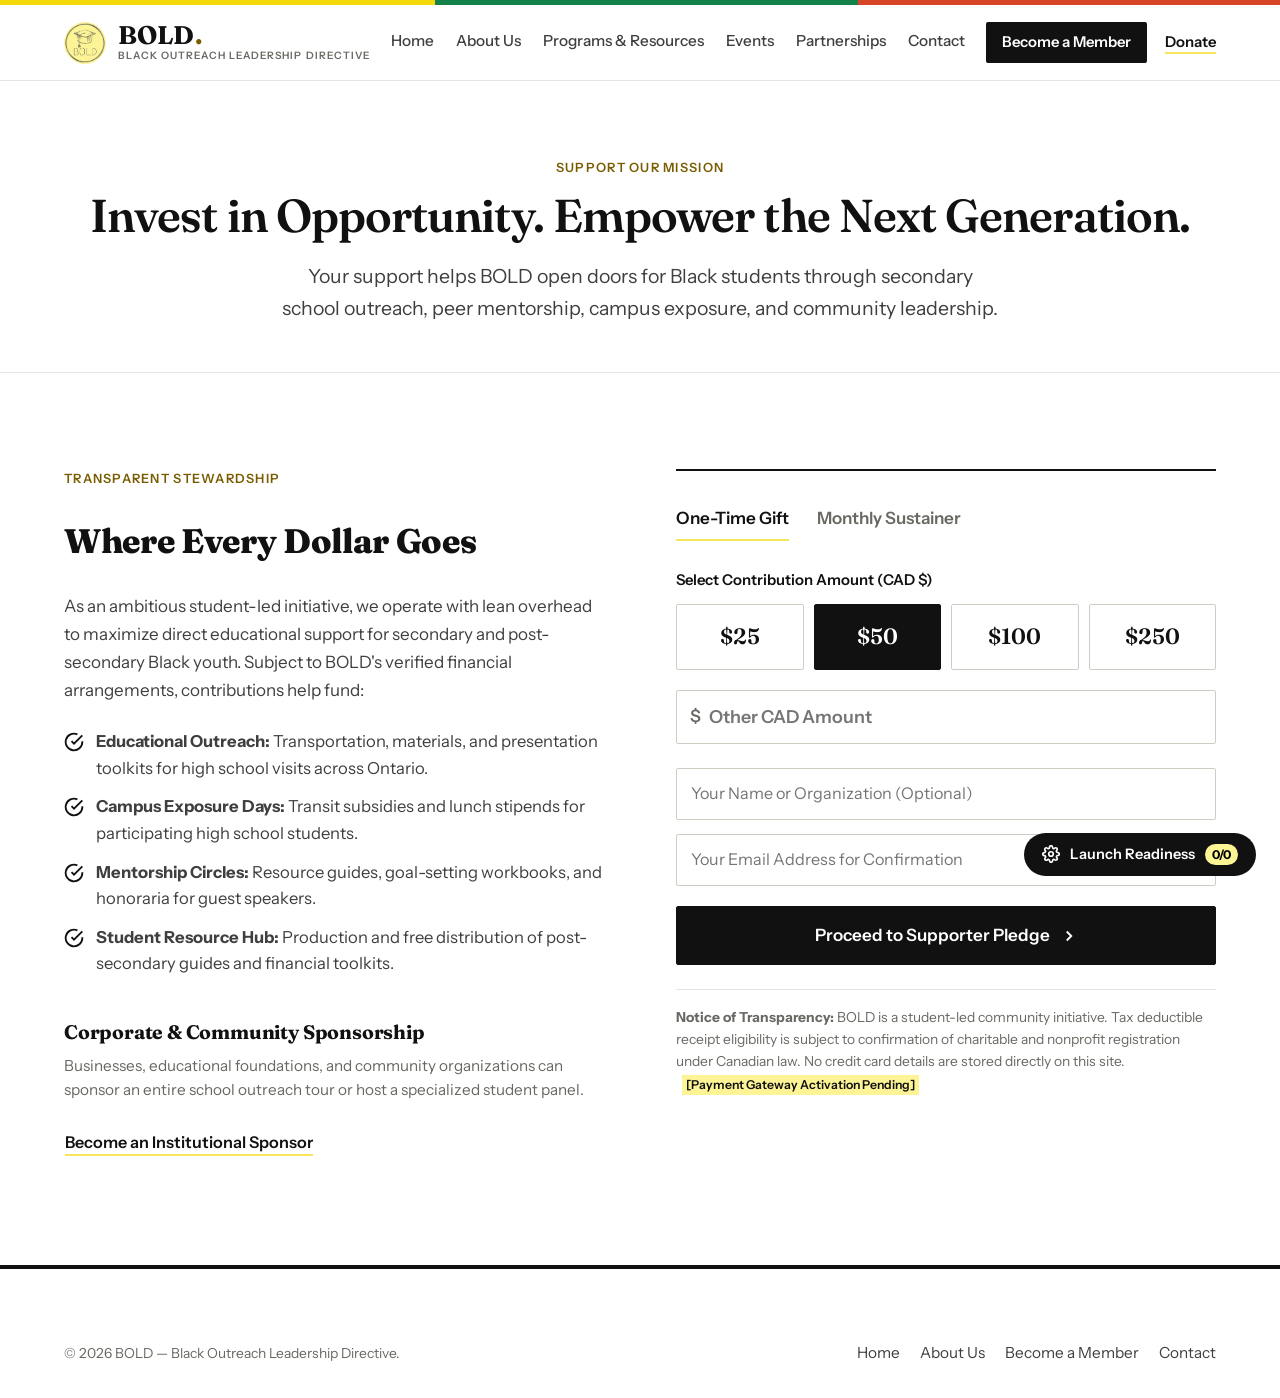
<file: donate.html>
<!DOCTYPE html>
<html lang="en-CA">
<head>
  <meta charset="UTF-8">
  <meta name="viewport" content="width=device-width, initial-scale=1.0">
  <title>Donate & Support | BOLD — Black Outreach Leadership Directive</title>
  <meta name="description" content="Invest in Opportunity. Empower the Next Generation. Support BOLD's educational outreach, youth mentorship, and campus immersion initiatives.">
  <link rel="icon" type="image/png" href="assets/images/bold-logo.png">
  <link rel="preconnect" href="https://fonts.googleapis.com">
  <link rel="preconnect" href="https://fonts.gstatic.com" crossorigin>
  <link rel="stylesheet" href="https://fonts.googleapis.com/css2?family=Fraunces:opsz,wght@9..144,400;9..144,600;9..144,700&family=Instrument+Sans:wght@400;500;600;700&display=swap">
  <link rel="stylesheet" href="css/style.css">
</head>
<body>

  <a href="#mainContent" class="skip-link">Skip to main content</a>

  <header class="site-header" role="banner">
    <div class="container header-inner">
      <a href="index.html" class="brand-logo" aria-label="BOLD Home">
        <img src="assets/images/bold-logo.png" alt="BOLD Logo" class="brand-logo-img" width="46" height="46">
        <div class="brand-text-wrap">
          <div class="brand-acronym">BOLD<span class="brand-dot">.</span></div>
          <div class="brand-subtext">Black Outreach Leadership Directive</div>
        </div>
      </a>

      <nav class="nav-menu" role="navigation" aria-label="Primary Navigation">
        <a href="index.html" class="nav-link">Home</a>
        <a href="about.html" class="nav-link">About Us</a>
        <a href="programs.html" class="nav-link">Programs & Resources</a>
        <a href="events.html" class="nav-link">Events</a>
        <a href="partnerships.html" class="nav-link">Partnerships</a>
        <a href="contact.html" class="nav-link">Contact</a>
      </nav>

      <div class="header-actions">
        <a href="become-a-member.html" class="btn-member-nav">Become a Member</a>
        <a href="donate.html" class="btn-donate-nav">Donate</a>
        <button class="mobile-nav-toggle" aria-label="Open Navigation Menu">
          <svg width="24" height="24" viewBox="0 0 24 24" fill="none" stroke="currentColor" stroke-width="2.2"><line x1="3" y1="12" x2="21" y2="12"></line><line x1="3" y1="6" x2="21" y2="6"></line><line x1="3" y1="18" x2="21" y2="18"></line></svg>
        </button>
      </div>
    </div>
  </header>

  <!-- Mobile Drawer -->
  <div class="mobile-drawer-overlay" aria-hidden="true"></div>
  <aside class="mobile-drawer">
    <div class="mobile-drawer-header">
      <div class="brand-acronym" style="font-size: 1.3rem;">BOLD<span class="brand-dot">.</span></div>
      <button class="mobile-drawer-close" aria-label="Close Navigation Menu"><svg width="20" height="20" viewBox="0 0 24 24" fill="none" stroke="currentColor" stroke-width="2"><line x1="18" y1="6" x2="6" y2="18"></line><line x1="6" y1="6" x2="18" y2="18"></line></svg></button>
    </div>
    <nav class="mobile-drawer-menu">
      <a href="index.html" class="mobile-nav-link">Home</a>
      <a href="about.html" class="mobile-nav-link">About Us</a>
      <a href="programs.html" class="mobile-nav-link">Programs & Resources</a>
      <a href="events.html" class="mobile-nav-link">Events</a>
      <a href="become-a-member.html" class="mobile-nav-link">Become a Member</a>
      <a href="donate.html" class="mobile-nav-link active">Donate</a>
      <a href="partnerships.html" class="mobile-nav-link">Partnerships</a>
      <a href="contact.html" class="mobile-nav-link">Contact</a>
    </nav>
  </aside>

  <main id="mainContent" role="main">

    <section class="section" style="padding: 72px 0 48px;">
      <div class="container text-center">
        <span class="badge badge-yellow" style="margin-bottom: 12px;">Support Our Mission</span>
        <h1 class="section-title">Invest in Opportunity. Empower the Next Generation.</h1>
        <p class="section-description" style="max-width: 720px; margin: 0 auto;">
          Your support helps BOLD open doors for Black students through secondary school outreach, peer mentorship, campus exposure, and community leadership.
        </p>
      </div>
    </section>

    <section class="section">
      <div class="container">
        
        <div class="donate-layout">
          
          <div class="donate-info">
            <span class="badge badge-yellow">Transparent Stewardship</span>
            <h2 style="font-size: 2rem; font-weight: 800; color: var(--text-white);">
              Where Every Dollar Goes
            </h2>
            <p style="font-size: 1rem; color: var(--text-secondary); line-height: 1.65;">
              As an ambitious student-led initiative, we operate with lean overhead to maximize direct educational support for secondary and post-secondary Black youth. Subject to BOLD's verified financial arrangements, contributions help fund:
            </p>

            <div class="impact-allocations">
              <div class="allocation-item">
                <svg width="20" height="20" viewBox="0 0 24 24" fill="none" stroke="currentColor" stroke-width="2.2"><path d="M22 11.08V12a10 10 0 1 1-5.93-9.14"></path><polyline points="22 4 12 14.01 9 11.01"></polyline></svg>
                <span><strong>Educational Outreach:</strong> Transportation, materials, and presentation toolkits for high school visits across Ontario.</span>
              </div>
              <div class="allocation-item">
                <svg width="20" height="20" viewBox="0 0 24 24" fill="none" stroke="currentColor" stroke-width="2.2"><path d="M22 11.08V12a10 10 0 1 1-5.93-9.14"></path><polyline points="22 4 12 14.01 9 11.01"></polyline></svg>
                <span><strong>Campus Exposure Days:</strong> Transit subsidies and lunch stipends for participating high school students.</span>
              </div>
              <div class="allocation-item">
                <svg width="20" height="20" viewBox="0 0 24 24" fill="none" stroke="currentColor" stroke-width="2.2"><path d="M22 11.08V12a10 10 0 1 1-5.93-9.14"></path><polyline points="22 4 12 14.01 9 11.01"></polyline></svg>
                <span><strong>Mentorship Circles:</strong> Resource guides, goal-setting workbooks, and honoraria for guest speakers.</span>
              </div>
              <div class="allocation-item">
                <svg width="20" height="20" viewBox="0 0 24 24" fill="none" stroke="currentColor" stroke-width="2.2"><path d="M22 11.08V12a10 10 0 1 1-5.93-9.14"></path><polyline points="22 4 12 14.01 9 11.01"></polyline></svg>
                <span><strong>Student Resource Hub:</strong> Production and free distribution of post-secondary guides and financial toolkits.</span>
              </div>
            </div>

            <div style="margin-top: 16px;">
              <h3 style="font-size: 1.15rem; font-weight: 700; color: var(--text-white); margin-bottom: 6px;">
                Corporate & Community Sponsorship
              </h3>
              <p style="font-size: 0.9rem; color: var(--text-muted); line-height: 1.55; margin-bottom: 16px;">
                Businesses, educational foundations, and community organizations can sponsor an entire school outreach tour or host a specialized student panel.
              </p>
              <a href="partnerships.html" class="btn btn-outline-yellow">Become an Institutional Sponsor</a>
            </div>
          </div>

          <!-- Donation Interface -->
          <div class="donate-card">
            
            <div class="frequency-toggle" role="group" aria-label="Contribution Frequency">
              <button type="button" class="freq-btn active" data-frequency="one-time">One-Time Gift</button>
              <button type="button" class="freq-btn" data-frequency="monthly">Monthly Sustainer</button>
            </div>

            <label class="form-label" style="margin-bottom: 12px;">
              <span>Select Contribution Amount (CAD $)</span>
            </label>
            <div class="amount-buttons-grid">
              <button type="button" class="amount-btn" data-amount="25">$25</button>
              <button type="button" class="amount-btn active" data-amount="50">$50</button>
              <button type="button" class="amount-btn" data-amount="100">$100</button>
              <button type="button" class="amount-btn" data-amount="250">$250</button>
            </div>

            <div class="custom-amount-wrap">
              <span class="currency-symbol">$</span>
              <input type="number" id="customAmountInput" class="custom-amount-input" placeholder="Other CAD Amount" min="5" step="1" aria-label="Custom Amount in CAD">
            </div>

            <form id="donationForm">
              <div style="display: flex; flex-direction: column; gap: 14px; margin-bottom: 20px;">
                <input type="text" id="donorName" class="form-control" placeholder="Your Name or Organization (Optional)">
                <input type="email" id="donorEmail" class="form-control" placeholder="Your Email Address for Confirmation" required>
              </div>

              <button type="submit" class="btn btn-lg btn-primary" style="width: 100%;">
                <span>Proceed to Supporter Pledge</span>
                <svg width="18" height="18" viewBox="0 0 24 24" fill="none" stroke="currentColor" stroke-width="2.5"><polyline points="9 18 15 12 9 6"></polyline></svg>
              </button>
            </form>

            <div class="legal-financial-disclosure">
              <strong>Notice of Transparency:</strong> BOLD is a student-led community initiative. Tax deductible receipt eligibility is subject to confirmation of charitable and nonprofit registration under Canadian law. No credit card details are stored directly on this site.
              <span class="placeholder-tag">[Payment Gateway Activation Pending]</span>
            </div>

          </div>

        </div>

      </div>
    </section>

  </main>

  <!-- Confirmation Modal -->
  <div class="modal-overlay" id="donationSuccessModal" role="dialog" aria-modal="true">
    <div class="modal-dialog" style="text-align: center;">
      <button class="modal-close-btn" aria-label="Close Modal"><svg width="20" height="20" viewBox="0 0 24 24" fill="none" stroke="currentColor" stroke-width="2"><line x1="18" y1="6" x2="6" y2="18"></line><line x1="6" y1="6" x2="18" y2="18"></line></svg></button>
      <div style="width: 64px; height: 64px; border-radius: 50%; background: var(--brand-yellow); color: var(--text-dark); display: flex; align-items: center; justify-content: center; margin: 0 auto 16px; font-weight: 900; font-size: 1.5rem;">
        ✓
      </div>
      <h3 style="font-size: 1.75rem; font-weight: 800; color: var(--text-white); margin-bottom: 8px;">Pledge Recorded!</h3>
      <p style="font-size: 1rem; color: var(--text-secondary); margin-bottom: 20px;">
        Your supporter pledge of <strong id="donationReceiptAmount" class="text-yellow">$50 CAD</strong> has been registered for <strong id="donationReceiptName">Supporter</strong>.
      </p>
      <button class="btn btn-secondary modal-close-btn" style="position: static; width: 100%;">Return to Donation Page</button>
    </div>
  </div>

  <footer class="site-footer" role="contentinfo">
    <div class="container">
      <div class="footer-bottom-bar" style="border: none; padding-top: 0;">
        <div>&copy; <span id="currentYear">2026</span> BOLD — Black Outreach Leadership Directive.</div>
        <div class="footer-legal-links">
          <a href="index.html" class="footer-link">Home</a>
          <a href="about.html" class="footer-link">About Us</a>
          <a href="become-a-member.html" class="footer-link">Become a Member</a>
          <a href="contact.html" class="footer-link">Contact</a>
        </div>
      </div>
    </div>
  </footer>

  <script src="js/data.js"></script>
  <script src="js/app.js"></script>
  <script src="js/motion.js"></script>
  <script src="js/admin.js"></script>
  <script>document.getElementById('currentYear').textContent = new Date().getFullYear();</script>
</body>
</html>
</file>
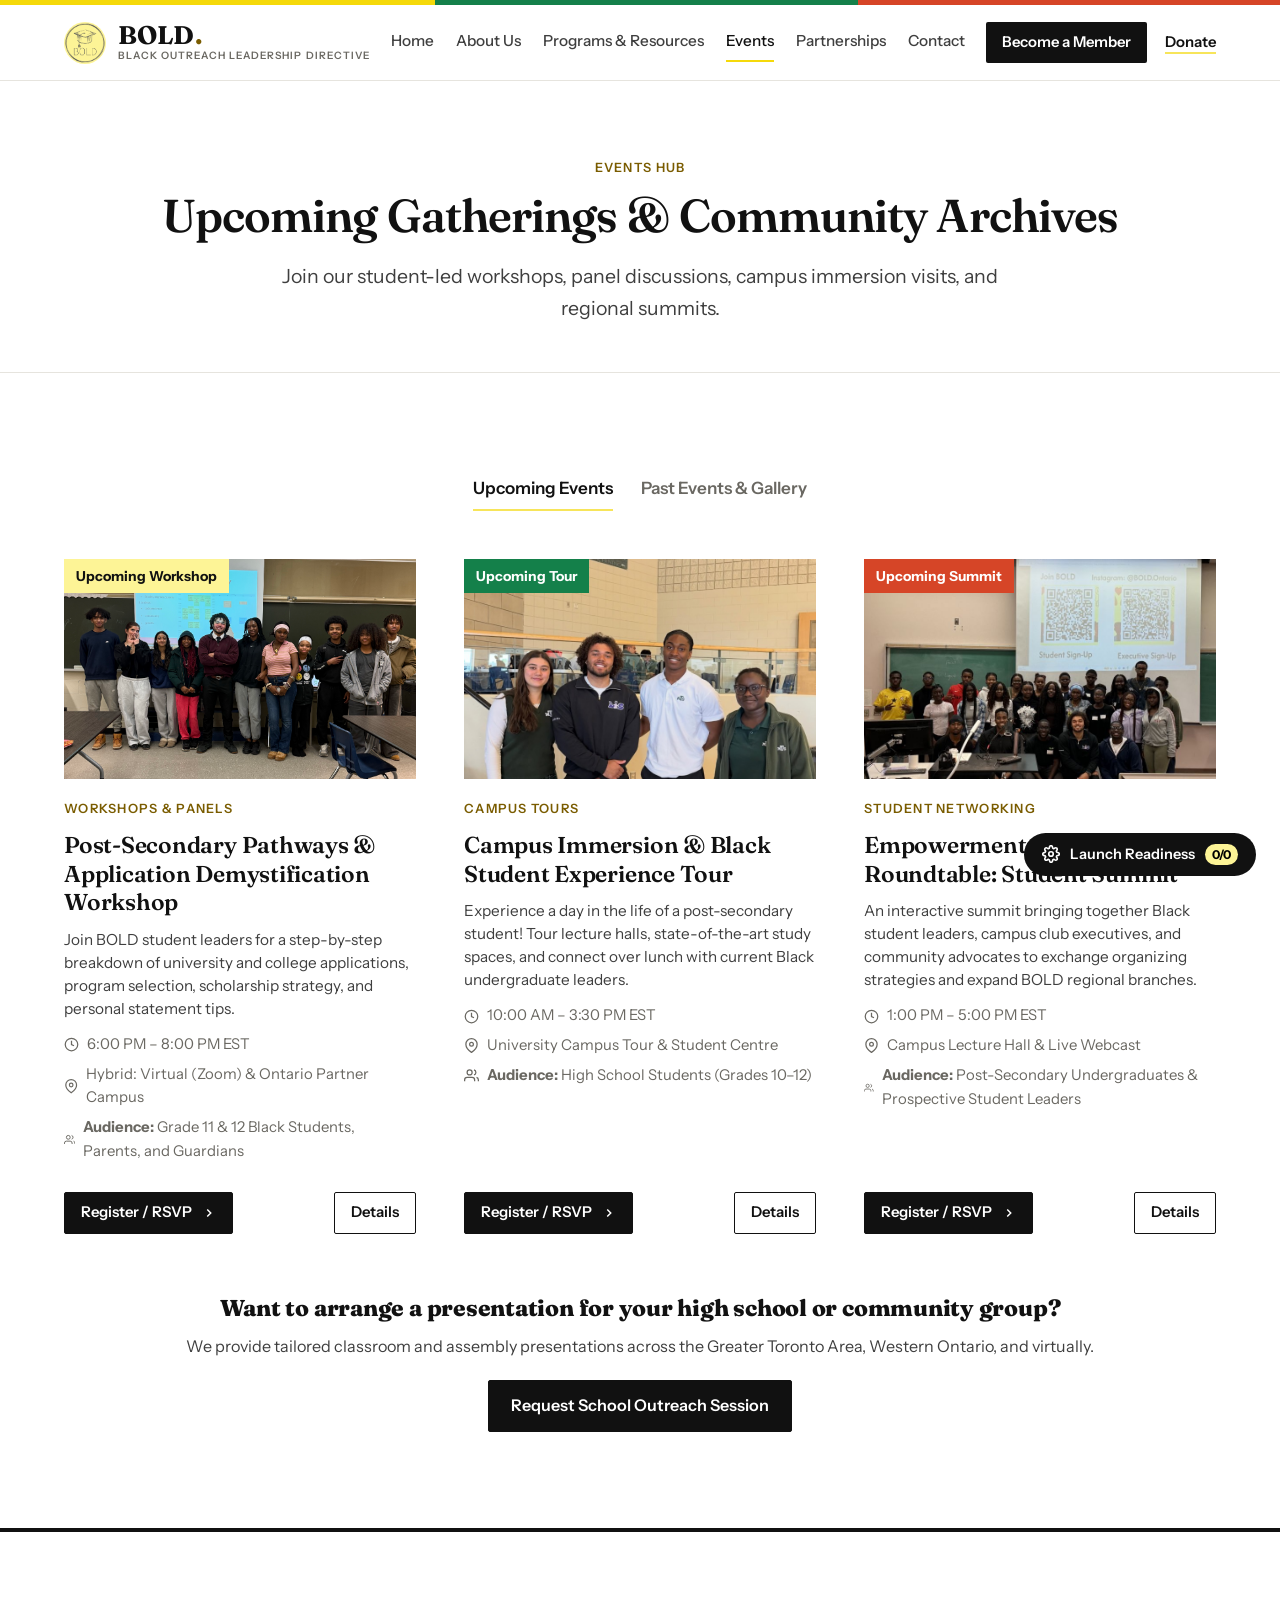
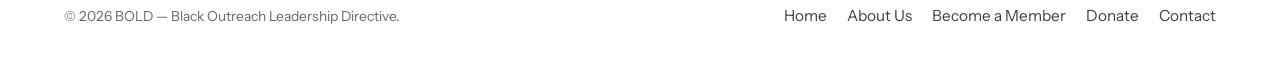
<file: events.html>
<!DOCTYPE html>
<html lang="en-CA">
<head>
  <meta charset="UTF-8">
  <meta name="viewport" content="width=device-width, initial-scale=1.0">
  <title>Events & Calendar | BOLD — Black Outreach Leadership Directive</title>
  <meta name="description" content="Discover upcoming BOLD workshops, campus tours, mentorship sessions, and student networking summits, or browse past event highlights.">
  <link rel="icon" type="image/png" href="assets/images/bold-logo.png">
  <link rel="preconnect" href="https://fonts.googleapis.com">
  <link rel="preconnect" href="https://fonts.gstatic.com" crossorigin>
  <link rel="stylesheet" href="https://fonts.googleapis.com/css2?family=Fraunces:opsz,wght@9..144,400;9..144,600;9..144,700&family=Instrument+Sans:wght@400;500;600;700&display=swap">
  <link rel="stylesheet" href="css/style.css">
</head>
<body>

  <a href="#mainContent" class="skip-link">Skip to main content</a>

  <!-- Header -->
  <header class="site-header" role="banner">
    <div class="container header-inner">
      <a href="index.html" class="brand-logo" aria-label="BOLD Home">
        <img src="assets/images/bold-logo.png" alt="BOLD Logo" class="brand-logo-img" width="46" height="46">
        <div class="brand-text-wrap">
          <div class="brand-acronym">BOLD<span class="brand-dot">.</span></div>
          <div class="brand-subtext">Black Outreach Leadership Directive</div>
        </div>
      </a>

      <nav class="nav-menu" role="navigation" aria-label="Primary Navigation">
        <a href="index.html" class="nav-link">Home</a>
        <a href="about.html" class="nav-link">About Us</a>
        <a href="programs.html" class="nav-link">Programs & Resources</a>
        <a href="events.html" class="nav-link active">Events</a>
        <a href="partnerships.html" class="nav-link">Partnerships</a>
        <a href="contact.html" class="nav-link">Contact</a>
      </nav>

      <div class="header-actions">
        <a href="become-a-member.html" class="btn-member-nav">Become a Member</a>
        <a href="donate.html" class="btn-donate-nav">Donate</a>
        <button class="mobile-nav-toggle" aria-label="Open Navigation Menu">
          <svg width="24" height="24" viewBox="0 0 24 24" fill="none" stroke="currentColor" stroke-width="2.2"><line x1="3" y1="12" x2="21" y2="12"></line><line x1="3" y1="6" x2="21" y2="6"></line><line x1="3" y1="18" x2="21" y2="18"></line></svg>
        </button>
      </div>
    </div>
  </header>

  <!-- Mobile Drawer -->
  <div class="mobile-drawer-overlay" aria-hidden="true"></div>
  <aside class="mobile-drawer">
    <div class="mobile-drawer-header">
      <div class="brand-acronym" style="font-size: 1.3rem;">BOLD<span class="brand-dot">.</span></div>
      <button class="mobile-drawer-close" aria-label="Close Navigation Menu"><svg width="20" height="20" viewBox="0 0 24 24" fill="none" stroke="currentColor" stroke-width="2"><line x1="18" y1="6" x2="6" y2="18"></line><line x1="6" y1="6" x2="18" y2="18"></line></svg></button>
    </div>
    <nav class="mobile-drawer-menu">
      <a href="index.html" class="mobile-nav-link">Home</a>
      <a href="about.html" class="mobile-nav-link">About Us</a>
      <a href="programs.html" class="mobile-nav-link">Programs & Resources</a>
      <a href="events.html" class="mobile-nav-link active">Events</a>
      <a href="become-a-member.html" class="mobile-nav-link">Become a Member</a>
      <a href="donate.html" class="mobile-nav-link">Donate</a>
      <a href="partnerships.html" class="mobile-nav-link">Partnerships</a>
      <a href="contact.html" class="mobile-nav-link">Contact</a>
    </nav>
  </aside>

  <main id="mainContent" role="main">

    <section class="section" style="padding: 72px 0 48px;">
      <div class="container text-center">
        <span class="badge badge-yellow" style="margin-bottom: 12px;">Events Hub</span>
        <h1 class="section-title">Upcoming Gatherings & Community Archives</h1>
        <p class="section-description" style="max-width: 720px; margin: 0 auto;">
          Join our student-led workshops, panel discussions, campus immersion visits, and regional summits.
        </p>
      </div>
    </section>

    <section class="section">
      <div class="container">
        
        <!-- Upcoming vs Past Switcher -->
        <div class="events-tabs" role="tablist">
          <button class="event-tab-btn active" data-tab="upcoming" role="tab" aria-selected="true">
            Upcoming Events
          </button>
          <button class="event-tab-btn" data-tab="past" role="tab" aria-selected="false">
            Past Events & Gallery
          </button>
        </div>

        <!-- Events Grid (Rendered with real photos from data.js) -->
        <div class="events-grid" id="eventsGrid"></div>

        <div style="margin-top: 56px; text-align: center;">
          <h3 style="font-size: 1.35rem; font-weight: 800; color: var(--text-white); margin-bottom: 8px;">
            Want to arrange a presentation for your high school or community group?
          </h3>
          <p style="font-size: 0.95rem; color: var(--text-secondary); margin-bottom: 20px;">
            We provide tailored classroom and assembly presentations across the Greater Toronto Area, Western Ontario, and virtually.
          </p>
          <a href="partnerships.html" class="btn btn-primary">Request School Outreach Session</a>
        </div>

      </div>
    </section>

  </main>

  <!-- Event Registration Modal -->
  <div class="modal-overlay" id="eventRegistrationModal" role="dialog" aria-modal="true" aria-labelledby="eventModalTitle">
    <div class="modal-dialog">
      <button class="modal-close-btn" aria-label="Close Modal"><svg width="20" height="20" viewBox="0 0 24 24" fill="none" stroke="currentColor" stroke-width="2"><line x1="18" y1="6" x2="6" y2="18"></line><line x1="6" y1="6" x2="18" y2="18"></line></svg></button>
      <span class="badge badge-yellow" style="margin-bottom: 8px;">Registration</span>
      <h3 id="eventModalTitle" style="font-size: 1.65rem; font-weight: 800; color: var(--text-white); margin-bottom: 4px;">Register for Event</h3>
      <p id="eventModalMeta" style="font-size: 0.875rem; color: var(--text-muted); margin-bottom: 24px;"></p>
      <form id="eventRsvpForm">
        <input type="hidden" id="rsvpEventHidden" value="">
        <div style="display: flex; flex-direction: column; gap: 16px;">
          <div class="form-group">
            <label for="rsvpAttendeeName" class="form-label"><span>Full Name</span><span class="required">*</span></label>
            <input type="text" id="rsvpAttendeeName" class="form-control" required placeholder="e.g. Maya Smith">
          </div>
          <div class="form-group">
            <label for="rsvpAttendeeEmail" class="form-label"><span>Email Address</span><span class="required">*</span></label>
            <input type="email" id="rsvpAttendeeEmail" class="form-control" required placeholder="e.g. maya@example.ca">
          </div>
          <div class="form-group">
            <label for="rsvpRole" class="form-label"><span>Role</span></label>
            <select id="rsvpRole" class="form-control">
              <option value="High School Student">High School Student</option>
              <option value="Post-Secondary Student">Post-Secondary Student</option>
              <option value="Parent / Educator">Parent / Educator</option>
            </select>
          </div>
          <button type="submit" class="btn btn-primary" style="width: 100%;">Complete Free Registration</button>
        </div>
      </form>
    </div>
  </div>

  <!-- Event Detail Modal -->
  <div class="modal-overlay" id="eventDetailModal" role="dialog" aria-modal="true">
    <div class="modal-dialog">
      <button class="modal-close-btn" aria-label="Close Modal"><svg width="20" height="20" viewBox="0 0 24 24" fill="none" stroke="currentColor" stroke-width="2"><line x1="18" y1="6" x2="6" y2="18"></line><line x1="6" y1="6" x2="18" y2="18"></line></svg></button>
      <span id="detailModalCategory" class="badge badge-yellow" style="margin-bottom: 8px;"></span>
      <h3 id="detailModalTitle" style="font-size: 1.65rem; font-weight: 800; color: var(--text-white); margin-bottom: 16px;"></h3>
      <div style="margin-bottom: 20px; font-size: 0.9rem; display: flex; flex-direction: column; gap: 8px;">
        <div><strong>Date:</strong> <span id="detailModalDate"></span></div>
        <div><strong>Time:</strong> <span id="detailModalTime"></span></div>
        <div><strong>Location:</strong> <span id="detailModalLocation"></span></div>
        <div><strong>Audience:</strong> <span id="detailModalAudience"></span></div>
      </div>
      <p id="detailModalDesc" style="color: var(--text-secondary); line-height: 1.6; margin-bottom: 20px;"></p>
      <div style="font-size: 0.85rem; color: var(--text-muted); margin-bottom: 20px;">
        <div><strong>Accessibility:</strong> <span id="detailModalAccessibility"></span></div>
        <div><strong>Contact:</strong> <span id="detailModalContact"></span></div>
      </div>
      <button class="btn btn-secondary modal-close-btn" style="position: static; width: 100%;">Close</button>
    </div>
  </div>

  <footer class="site-footer" role="contentinfo">
    <div class="container">
      <div class="footer-bottom-bar" style="border: none; padding-top: 0;">
        <div>&copy; <span id="currentYear">2026</span> BOLD — Black Outreach Leadership Directive.</div>
        <div class="footer-legal-links">
          <a href="index.html" class="footer-link">Home</a>
          <a href="about.html" class="footer-link">About Us</a>
          <a href="become-a-member.html" class="footer-link">Become a Member</a>
          <a href="donate.html" class="footer-link">Donate</a>
          <a href="contact.html" class="footer-link">Contact</a>
        </div>
      </div>
    </div>
  </footer>

  <script src="js/data.js"></script>
  <script src="js/app.js"></script>
  <script src="js/motion.js"></script>
  <script src="js/admin.js"></script>
  <script>document.getElementById('currentYear').textContent = new Date().getFullYear();</script>
</body>
</html>
</file>
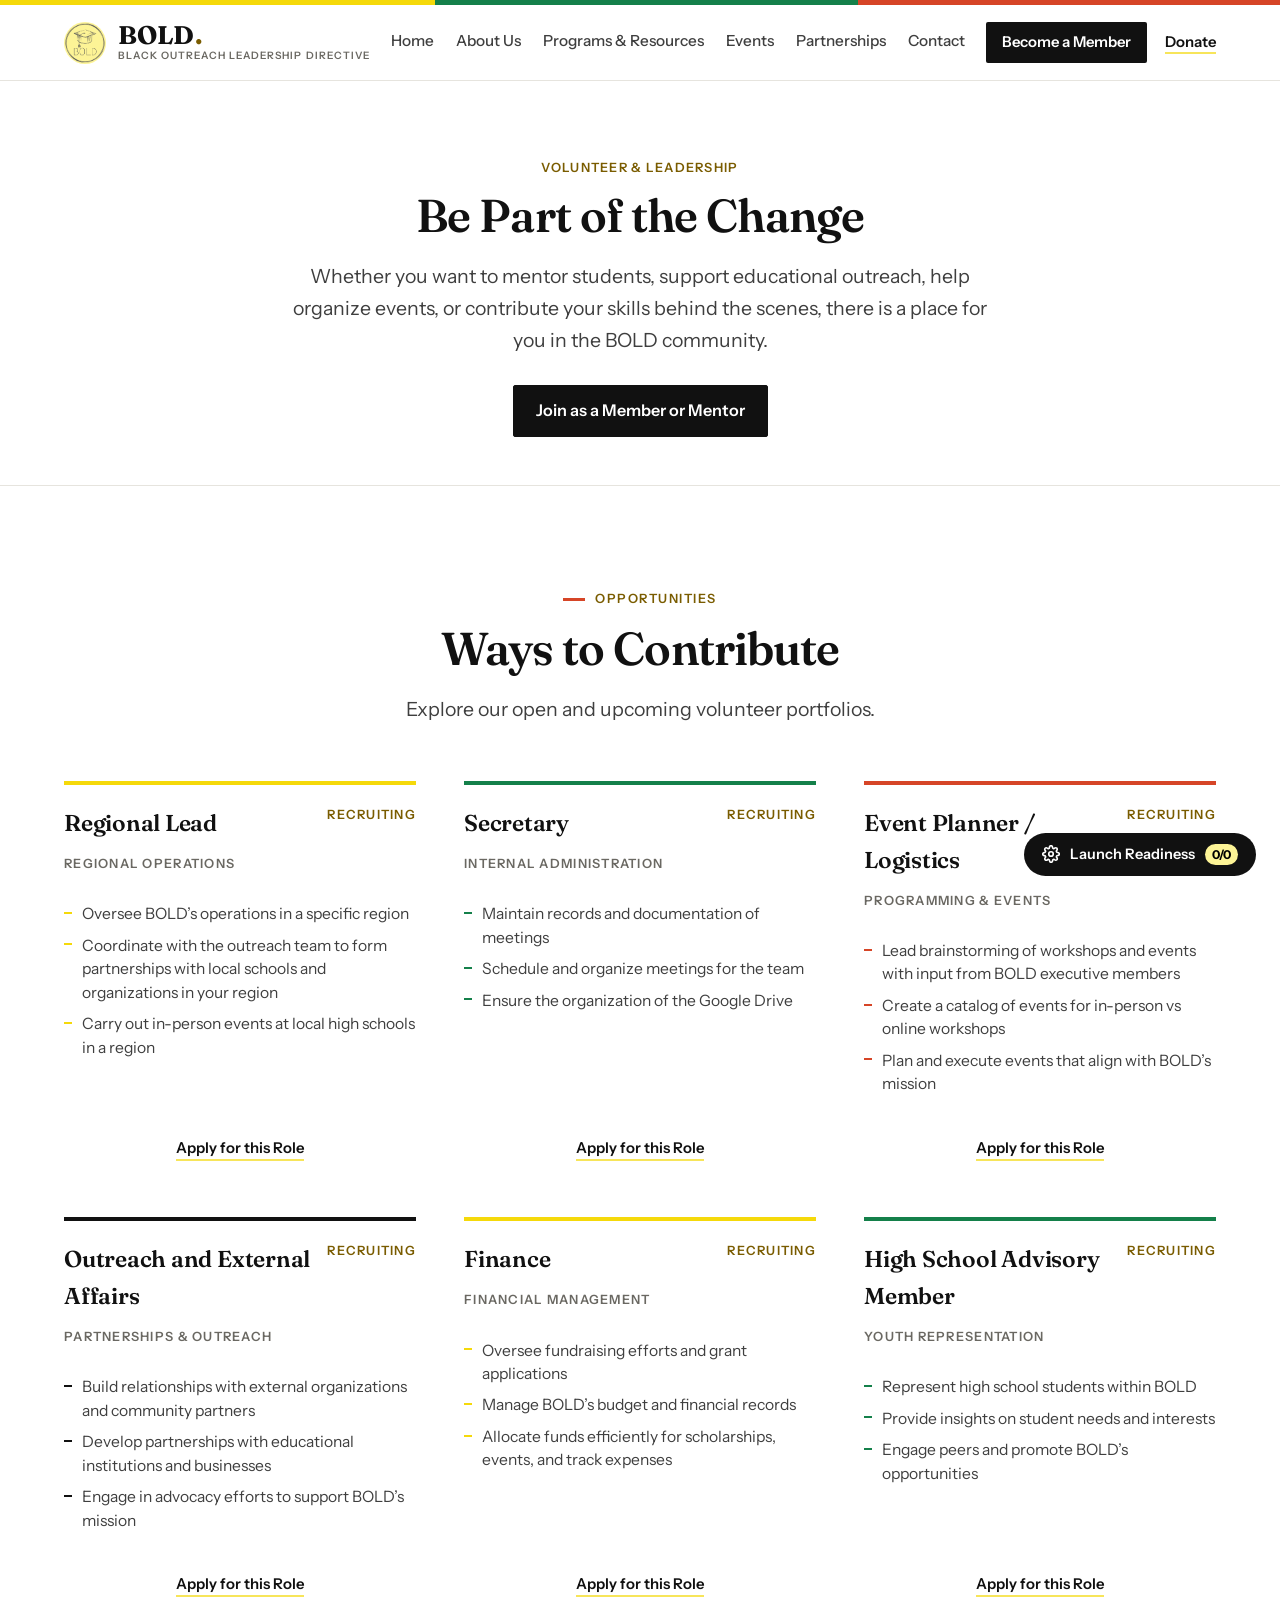
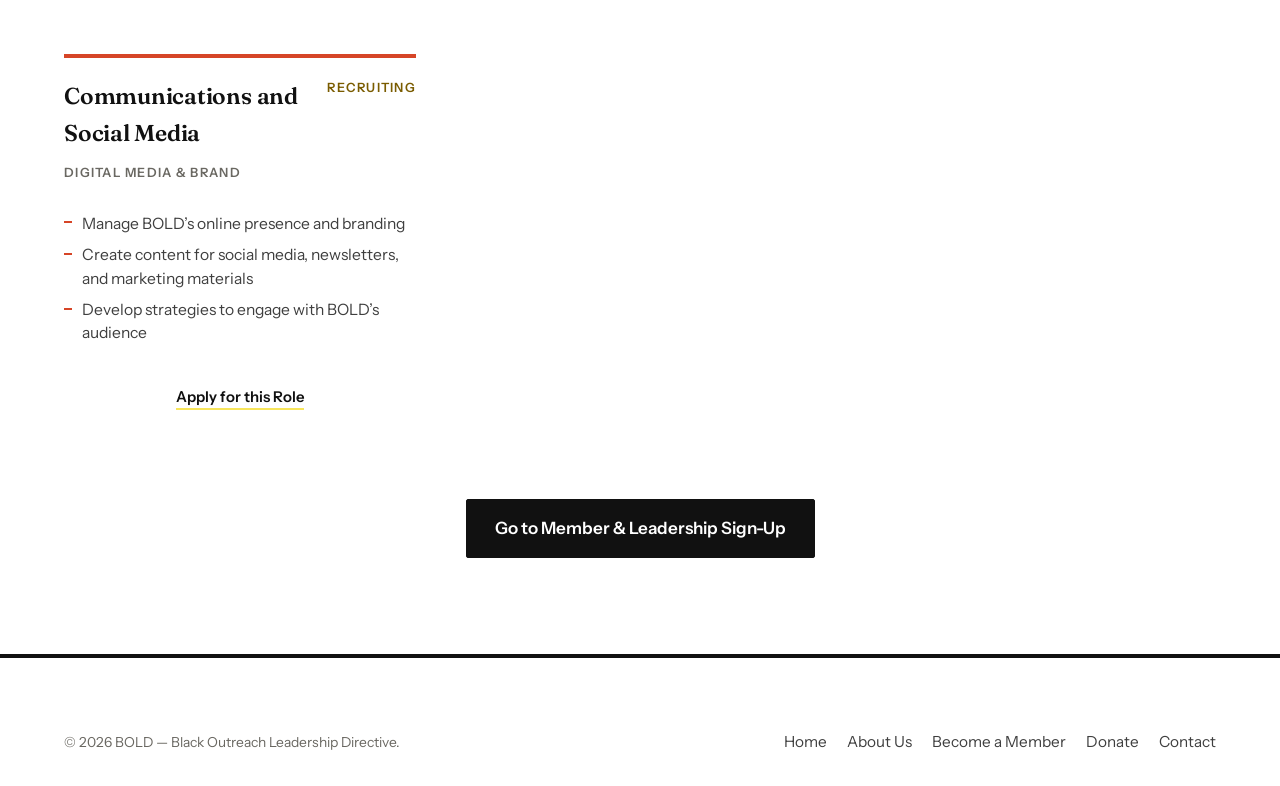
<file: get-involved.html>
<!DOCTYPE html>
<html lang="en-CA">
<head>
  <meta charset="UTF-8">
  <meta name="viewport" content="width=device-width, initial-scale=1.0">
  <title>Get Involved | BOLD — Black Outreach Leadership Directive</title>
  <meta name="description" content="Join BOLD as a volunteer, peer mentor, event coordinator, or student executive. Discover leadership opportunities and apply today.">
  <link rel="icon" type="image/png" href="assets/images/bold-logo.png">
  <link rel="preconnect" href="https://fonts.googleapis.com">
  <link rel="preconnect" href="https://fonts.gstatic.com" crossorigin>
  <link rel="stylesheet" href="https://fonts.googleapis.com/css2?family=Fraunces:opsz,wght@9..144,400;9..144,600;9..144,700&family=Instrument+Sans:wght@400;500;600;700&display=swap">
  <link rel="stylesheet" href="css/style.css">
</head>
<body>

  <a href="#mainContent" class="skip-link">Skip to main content</a>

  <header class="site-header" role="banner">
    <div class="container header-inner">
      <a href="index.html" class="brand-logo" aria-label="BOLD Home">
        <img src="assets/images/bold-logo.png" alt="BOLD Logo" class="brand-logo-img" width="46" height="46">
        <div class="brand-text-wrap">
          <div class="brand-acronym">BOLD<span class="brand-dot">.</span></div>
          <div class="brand-subtext">Black Outreach Leadership Directive</div>
        </div>
      </a>

      <nav class="nav-menu" role="navigation" aria-label="Primary Navigation">
        <a href="index.html" class="nav-link">Home</a>
        <a href="about.html" class="nav-link">About Us</a>
        <a href="programs.html" class="nav-link">Programs & Resources</a>
        <a href="events.html" class="nav-link">Events</a>
        <a href="partnerships.html" class="nav-link">Partnerships</a>
        <a href="contact.html" class="nav-link">Contact</a>
      </nav>

      <div class="header-actions">
        <a href="become-a-member.html" class="btn-member-nav">Become a Member</a>
        <a href="donate.html" class="btn-donate-nav">Donate</a>
        <button class="mobile-nav-toggle" aria-label="Open Navigation Menu">
          <svg width="24" height="24" viewBox="0 0 24 24" fill="none" stroke="currentColor" stroke-width="2.2"><line x1="3" y1="12" x2="21" y2="12"></line><line x1="3" y1="6" x2="21" y2="6"></line><line x1="3" y1="18" x2="21" y2="18"></line></svg>
        </button>
      </div>
    </div>
  </header>

  <!-- Mobile Drawer -->
  <div class="mobile-drawer-overlay" aria-hidden="true"></div>
  <aside class="mobile-drawer">
    <div class="mobile-drawer-header">
      <div class="brand-acronym" style="font-size: 1.3rem;">BOLD<span class="brand-dot">.</span></div>
      <button class="mobile-drawer-close" aria-label="Close Navigation Menu"><svg width="20" height="20" viewBox="0 0 24 24" fill="none" stroke="currentColor" stroke-width="2"><line x1="18" y1="6" x2="6" y2="18"></line><line x1="6" y1="6" x2="18" y2="18"></line></svg></button>
    </div>
    <nav class="mobile-drawer-menu">
      <a href="index.html" class="mobile-nav-link">Home</a>
      <a href="about.html" class="mobile-nav-link">About Us</a>
      <a href="programs.html" class="mobile-nav-link">Programs & Resources</a>
      <a href="events.html" class="mobile-nav-link">Events</a>
      <a href="become-a-member.html" class="mobile-nav-link">Become a Member</a>
      <a href="donate.html" class="mobile-nav-link">Donate</a>
      <a href="partnerships.html" class="mobile-nav-link">Partnerships</a>
      <a href="contact.html" class="mobile-nav-link">Contact</a>
    </nav>
  </aside>

  <main id="mainContent" role="main">

    <section class="section" style="padding: 72px 0 48px;">
      <div class="container text-center">
        <span class="badge badge-yellow" style="margin-bottom: 12px;">Volunteer & Leadership</span>
        <h1 class="section-title">Be Part of the Change</h1>
        <p class="section-description" style="max-width: 720px; margin: 0 auto 28px;">
          Whether you want to mentor students, support educational outreach, help organize events, or contribute your skills behind the scenes, there is a place for you in the BOLD community.
        </p>
        <div>
          <a href="become-a-member.html" class="btn btn-primary">Join as a Member or Mentor</a>
        </div>
      </div>
    </section>

    <!-- Roles Grid -->
    <section class="section">
      <div class="container">
        
        <div class="section-header text-center">
          <span class="section-subtitle">Opportunities</span>
          <h2 class="section-title">Ways to Contribute</h2>
          <p class="section-description">
            Explore our open and upcoming volunteer portfolios.
          </p>
        </div>

        <div class="roles-grid" id="volunteerRolesGrid"></div>

        <div style="text-align: center; margin-top: 36px;">
          <a href="become-a-member.html" class="btn btn-lg btn-primary">Go to Member & Leadership Sign-Up</a>
        </div>

      </div>
    </section>

  </main>

  <footer class="site-footer" role="contentinfo">
    <div class="container">
      <div class="footer-bottom-bar" style="border: none; padding-top: 0;">
        <div>&copy; <span id="currentYear">2026</span> BOLD — Black Outreach Leadership Directive.</div>
        <div class="footer-legal-links">
          <a href="index.html" class="footer-link">Home</a>
          <a href="about.html" class="footer-link">About Us</a>
          <a href="become-a-member.html" class="footer-link">Become a Member</a>
          <a href="donate.html" class="footer-link">Donate</a>
          <a href="contact.html" class="footer-link">Contact</a>
        </div>
      </div>
    </div>
  </footer>

  <script src="js/data.js"></script>
  <script src="js/app.js"></script>
  <script src="js/motion.js"></script>
  <script src="js/admin.js"></script>
  <script>document.getElementById('currentYear').textContent = new Date().getFullYear();</script>
</body>
</html>
</file>
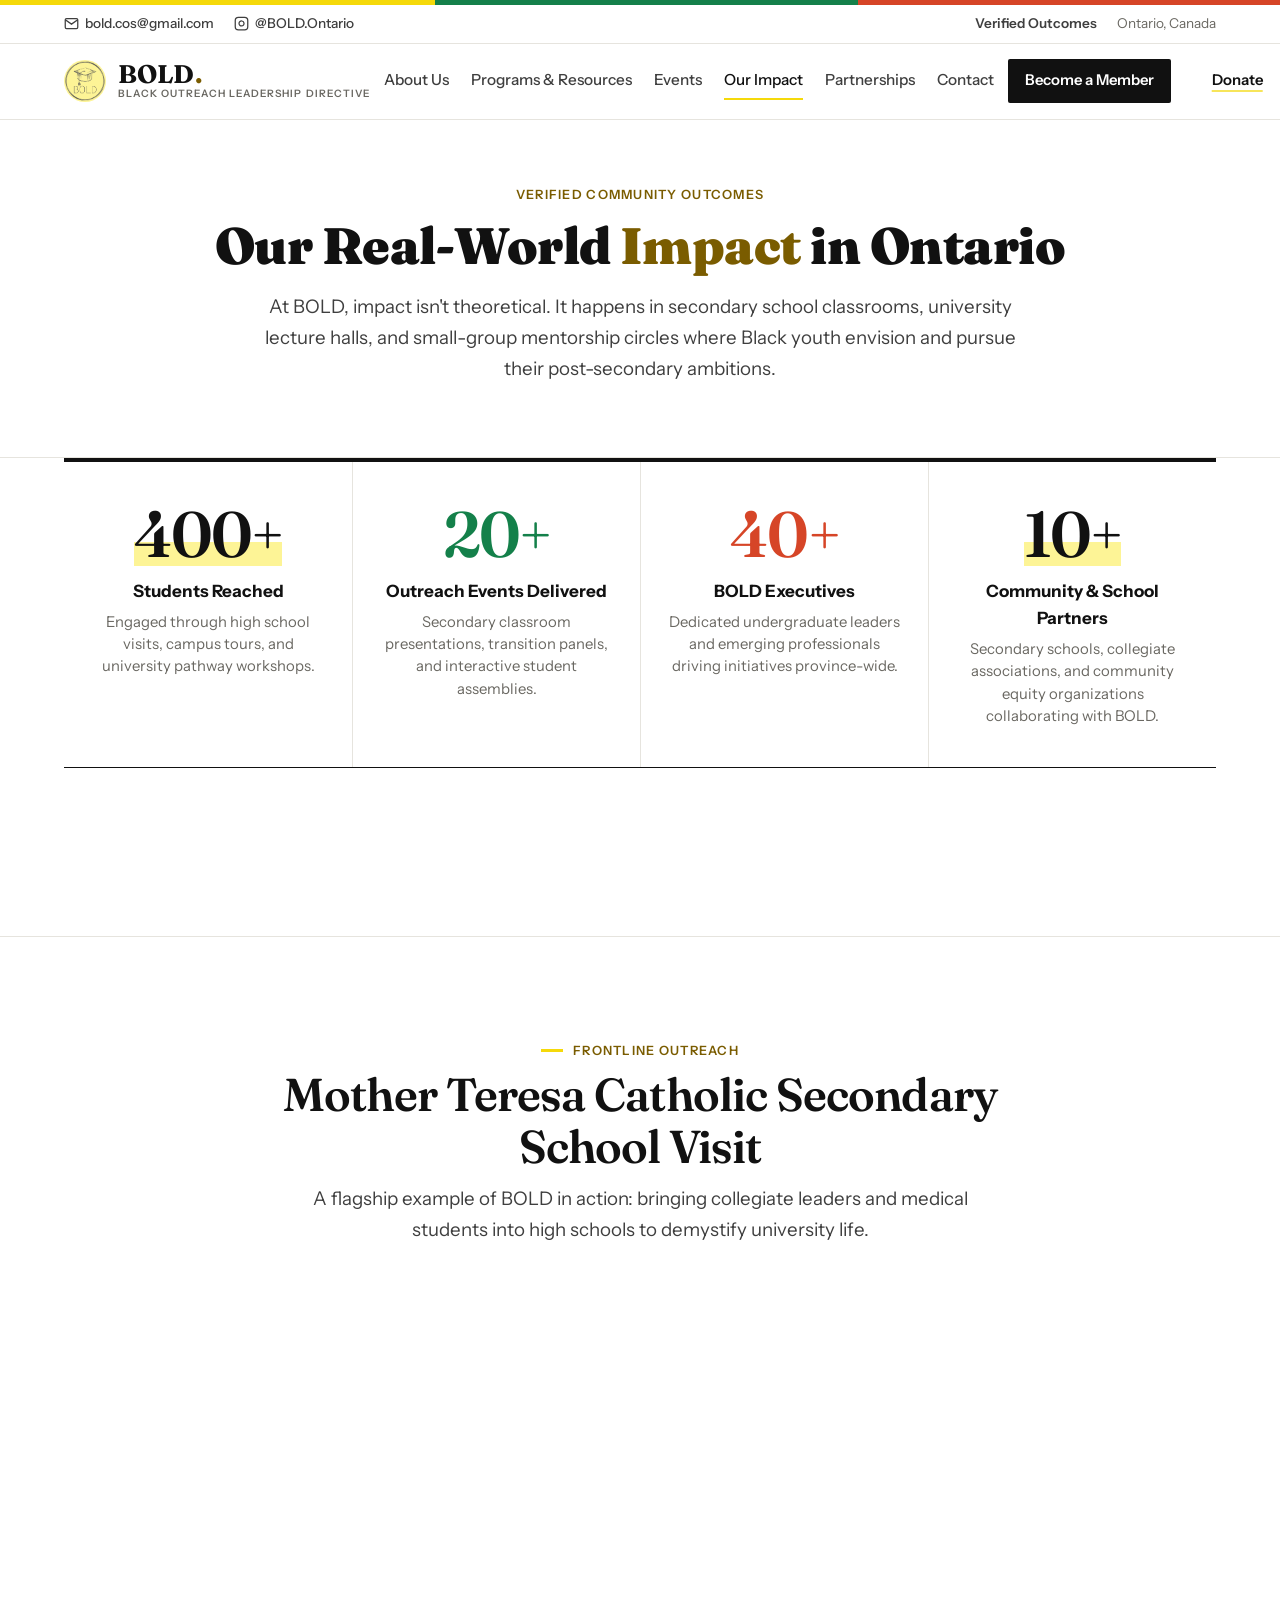
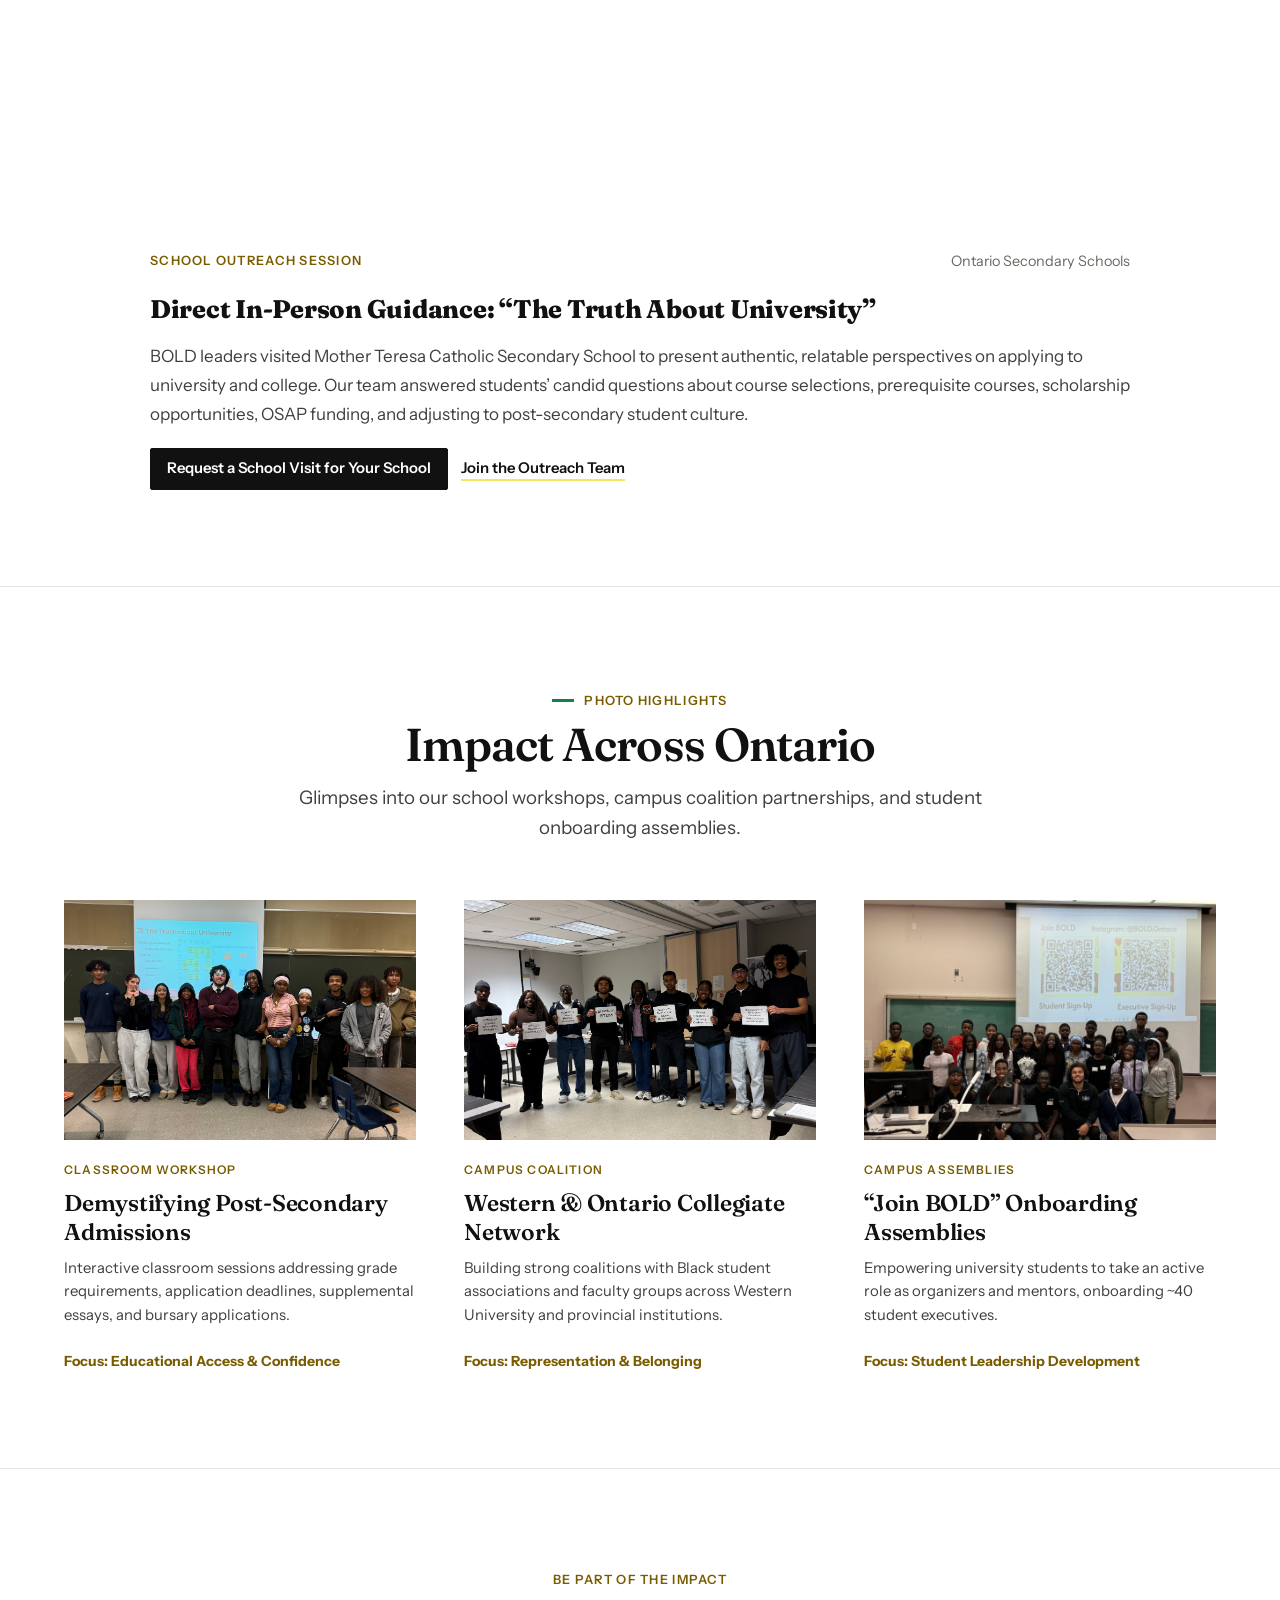
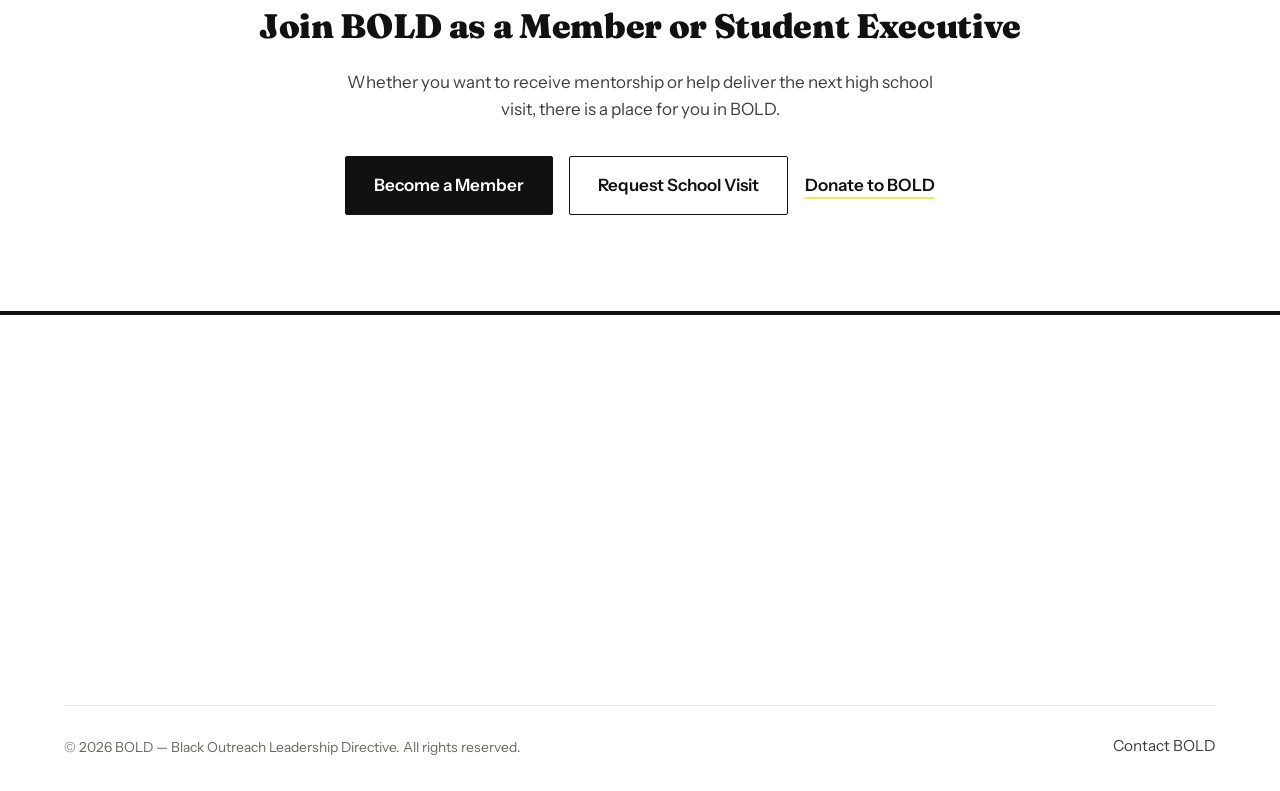
<file: impact.html>
<!DOCTYPE html>
<html lang="en-CA">
<head>
  <meta charset="UTF-8">
  <meta name="viewport" content="width=device-width, initial-scale=1.0">
  <title>Our Impact — BOLD (Black Outreach Leadership Directive)</title>
  <meta name="description" content="Discover BOLD's verified provincial impact: 400+ students reached, 20+ outreach events, 40+ student executives, and frontline high school visits across Ontario.">
  <link rel="preconnect" href="https://fonts.googleapis.com">
  <link rel="preconnect" href="https://fonts.gstatic.com" crossorigin>
  <link rel="stylesheet" href="https://fonts.googleapis.com/css2?family=Fraunces:opsz,wght@9..144,400;9..144,600;9..144,700&family=Instrument+Sans:wght@400;500;600;700&display=swap">
  <link rel="stylesheet" href="css/style.css">
  <link rel="icon" type="image/png" href="assets/images/bold-logo.png">
</head>
<body>

  <!-- Prominent Top Contact Bar -->
  <aside class="prominent-contact-bar" aria-label="Official Contact Information">
    <div class="container prominent-contact-inner">
      <div class="contact-bar-left">
        <a href="mailto:bold.cos@gmail.com" class="contact-item-link">
          <svg width="15" height="15" viewBox="0 0 24 24" fill="none" stroke="currentColor" stroke-width="2"><path d="M4 4h16c1.1 0 2 .9 2 2v12c0 1.1-.9 2-2 2H4c-1.1 0-2-.9-2-2V6c0-1.1.9-2 2-2z"></path><polyline points="22,6 12,13 2,6"></polyline></svg>
          <span>bold.cos@gmail.com</span>
        </a>
        <a href="https://instagram.com/BOLD.Ontario" target="_blank" rel="noopener noreferrer" class="contact-item-link">
          <svg width="15" height="15" viewBox="0 0 24 24" fill="none" stroke="currentColor" stroke-width="2"><rect x="2" y="2" width="20" height="20" rx="5" ry="5"></rect><path d="M16 11.37A4 4 0 1 1 12.63 8 4 4 0 0 1 16 11.37z"></path><line x1="17.5" y1="6.5" x2="17.51" y2="6.5"></line></svg>
          <span>@BOLD.Ontario</span>
        </a>
      </div>
      <div class="contact-bar-right">
        <span class="contact-item-badge">Verified Outcomes</span>
        <span style="color: var(--text-muted); font-size: 0.8rem;">Ontario, Canada</span>
      </div>
    </div>
  </aside>

  <!-- Sticky Site Header -->
  <header class="site-header" role="banner">
    <div class="container header-inner">
      <a href="index.html" class="brand-logo" aria-label="BOLD Home">
        <img src="assets/images/bold-logo.png" alt="BOLD Official Logo" class="brand-logo-img">
        <div class="brand-text-wrap">
          <span class="brand-acronym">BOLD<span class="brand-dot">.</span></span>
          <span class="brand-subtext">Black Outreach Leadership Directive</span>
        </div>
      </a>

      <nav class="nav-menu" role="navigation" aria-label="Primary Navigation">
        <a href="about.html" class="nav-link">About Us</a>
        <a href="programs.html" class="nav-link">Programs & Resources</a>
        <a href="events.html" class="nav-link">Events</a>
        <a href="impact.html" class="nav-link active">Our Impact</a>
        <a href="partnerships.html" class="nav-link">Partnerships</a>
        <a href="contact.html" class="nav-link">Contact</a>
      </nav>

      <div class="header-actions">
        <a href="become-a-member.html" class="btn btn-member-nav">Become a Member</a>
        <a href="donate.html" class="btn btn-donate-nav">Donate</a>
      </div>

      <button class="mobile-nav-toggle" aria-label="Open Navigation Menu" aria-expanded="false">
        <svg width="24" height="24" viewBox="0 0 24 24" fill="none" stroke="currentColor" stroke-width="2.2"><line x1="3" y1="12" x2="21" y2="12"></line><line x1="3" y1="6" x2="21" y2="6"></line><line x1="3" y1="18" x2="21" y2="18"></line></svg>
      </button>
    </div>
  </header>

  <!-- Mobile Drawer Overlay -->
  <div class="mobile-drawer-overlay" aria-hidden="true">
    <div class="mobile-drawer" role="dialog" aria-modal="true" aria-label="Mobile Navigation Menu">
      <div class="mobile-drawer-header">
        <a href="index.html" class="brand-logo">
          <img src="assets/images/bold-logo.png" alt="BOLD Logo" class="brand-logo-img">
          <div class="brand-text-wrap">
            <span class="brand-acronym">BOLD<span class="brand-dot">.</span></span>
            <span class="brand-subtext">Directive</span>
          </div>
        </a>
        <button class="mobile-drawer-close" aria-label="Close Menu">
          <svg width="22" height="22" viewBox="0 0 24 24" fill="none" stroke="currentColor" stroke-width="2.2"><line x1="18" y1="6" x2="6" y2="18"></line><line x1="6" y1="6" x2="18" y2="18"></line></svg>
        </button>
      </div>

      <nav class="mobile-drawer-menu">
        <a href="index.html" class="mobile-nav-link">Home</a>
        <a href="about.html" class="mobile-nav-link">About Us</a>
        <a href="programs.html" class="mobile-nav-link">Programs & Resources</a>
        <a href="events.html" class="mobile-nav-link">Events</a>
        <a href="impact.html" class="mobile-nav-link active">Our Impact</a>
        <a href="partnerships.html" class="mobile-nav-link">Partnerships</a>
        <a href="contact.html" class="mobile-nav-link">Contact</a>
        <a href="become-a-member.html" class="mobile-nav-link" style="color: var(--bold-yellow); font-weight: 700;">Become a Member</a>
        <a href="donate.html" class="mobile-nav-link" style="color: var(--bold-yellow); font-weight: 700;">Donate</a>
      </nav>

      <div style="padding-top: 20px; border-top: 1px solid var(--border-subtle); display: flex; flex-direction: column; gap: 12px;">
        <div style="font-size: 0.8rem; text-transform: uppercase; letter-spacing: 0.08em; color: var(--text-muted);">Direct Contact</div>
        <a href="mailto:bold.cos@gmail.com" style="color: var(--text-white); font-size: 0.95rem; font-weight: 600; text-decoration: none;">bold.cos@gmail.com</a>
        <a href="https://instagram.com/BOLD.Ontario" target="_blank" rel="noopener noreferrer" style="color: var(--bold-yellow); font-size: 0.95rem; font-weight: 700; text-decoration: none;">@BOLD.Ontario on Instagram</a>
      </div>
    </div>
  </div>

  <main id="mainContent">

    <!-- Page Header Hero -->
    <section class="section" style="padding-top: 60px; padding-bottom: 40px; text-align: center;">
      <div class="container">
        <span class="badge badge-yellow" style="margin-bottom: 12px;">Verified Community Outcomes</span>
        <h1 style="font-size: clamp(2.2rem, 4vw, 3.2rem); font-weight: 900; color: var(--text-white); margin-bottom: 16px; line-height: 1.15;">
          Our Real-World <span style="color: var(--bold-yellow);">Impact</span> in Ontario
        </h1>
        <p style="font-size: 1.1rem; color: var(--text-secondary); max-width: 780px; margin: 0 auto 32px; line-height: 1.65;">
          At BOLD, impact isn't theoretical. It happens in secondary school classrooms, university lecture halls, and small-group mentorship circles where Black youth envision and pursue their post-secondary ambitions.
        </p>
      </div>
    </section>

    <!-- Verified Metrics Grid -->
    <section class="section" style="padding-top: 0;">
      <div class="container">
        <div class="impact-metrics-grid">
          <div class="metric-card">
            <span class="metric-number">400+</span>
            <span class="metric-label">Students Reached</span>
            <p class="metric-desc">Engaged through high school visits, campus tours, and university pathway workshops.</p>
          </div>
          <div class="metric-card">
            <span class="metric-number">20+</span>
            <span class="metric-label">Outreach Events Delivered</span>
            <p class="metric-desc">Secondary classroom presentations, transition panels, and interactive student assemblies.</p>
          </div>
          <div class="metric-card">
            <span class="metric-number">40+</span>
            <span class="metric-label">BOLD Executives</span>
            <p class="metric-desc">Dedicated undergraduate leaders and emerging professionals driving initiatives province-wide.</p>
          </div>
          <div class="metric-card">
            <span class="metric-number">10+</span>
            <span class="metric-label">Community & School Partners</span>
            <p class="metric-desc">Secondary schools, collegiate associations, and community equity organizations collaborating with BOLD.</p>
          </div>
        </div>
      </div>
    </section>

    <!-- Featured Frontline Photo Showcase: Mother Teresa Catholic Secondary School Visit -->
    <section class="section section-dark">
      <div class="container">
        <div class="section-header text-center">
          <span class="badge badge-yellow" style="margin-bottom: 8px;">Frontline Outreach</span>
          <h2 style="font-size: 2.2rem; font-weight: 900; color: var(--text-white); margin-bottom: 12px;">
            Mother Teresa Catholic Secondary School Visit
          </h2>
          <p class="section-subtitle">
            A flagship example of BOLD in action: bringing collegiate leaders and medical students into high schools to demystify university life.
          </p>
        </div>

        <div style="max-width: 980px; margin: 0 auto; overflow: hidden;">
          <img src="assets/images/event-school-visit.jpg" alt="BOLD High School Outreach at Mother Teresa Catholic Secondary School" style="width: 100%; height: auto; display: block; max-height: 520px; object-fit: cover;">
          <div style="padding-top: 28px;">
            <div style="display: flex; align-items: center; justify-content: space-between; gap: 16px; margin-bottom: 16px; flex-wrap: wrap;">
              <span class="badge badge-yellow">School Outreach Session</span>
              <span style="color: var(--text-muted); font-size: 0.85rem;">Ontario Secondary Schools</span>
            </div>
            <h3 style="font-size: 1.5rem; font-weight: 800; color: var(--text-white); margin-bottom: 12px;">
              Direct In-Person Guidance: “The Truth About University”
            </h3>
            <p style="font-size: 1rem; color: var(--text-secondary); line-height: 1.7; margin-bottom: 20px;">
              BOLD leaders visited Mother Teresa Catholic Secondary School to present authentic, relatable perspectives on applying to university and college. Our team answered students’ candid questions about course selections, prerequisite courses, scholarship opportunities, OSAP funding, and adjusting to post-secondary student culture.
            </p>
            <div style="display: flex; gap: 12px; flex-wrap: wrap;">
              <a href="partnerships.html" class="btn btn-primary btn-sm">Request a School Visit for Your School</a>
              <a href="become-a-member.html" class="btn btn-outline-yellow btn-sm">Join the Outreach Team</a>
            </div>
          </div>
        </div>
      </div>
    </section>

    <!-- Photo Story Gallery: Real BOLD Initiatives -->
    <section class="section">
      <div class="container">
        <div class="section-header text-center">
          <span class="badge badge-yellow" style="margin-bottom: 8px;">Photo Highlights</span>
          <h2 style="font-size: 2.2rem; font-weight: 900; color: var(--text-white); margin-bottom: 12px;">
            Impact Across Ontario
          </h2>
          <p class="section-subtitle">
            Glimpses into our school workshops, campus coalition partnerships, and student onboarding assemblies.
          </p>
        </div>

        <div class="stories-grid">
          <!-- Story 1: Classroom Presentation -->
          <article class="story-card">
            <div class="story-img-wrap">
              <img src="assets/images/event-presentation.jpg" alt="University Preparation Presentation" class="story-img">
            </div>
            <div class="story-content">
              <div class="story-meta">
                <span class="badge badge-yellow" style="font-size: 0.7rem;">Classroom Workshop</span>
              </div>
              <h3 class="story-title">Demystifying Post-Secondary Admissions</h3>
              <p style="font-size: 0.875rem; color: var(--text-secondary); line-height: 1.6; margin-bottom: 12px;">
                Interactive classroom sessions addressing grade requirements, application deadlines, supplemental essays, and bursary applications.
              </p>
              <div style="font-size: 0.825rem; color: var(--bold-yellow); font-weight: 700;">
                Focus: Educational Access & Confidence
              </div>
            </div>
          </article>

          <!-- Story 2: Collegiate Coalition -->
          <article class="story-card">
            <div class="story-img-wrap">
              <img src="assets/images/event-student-coalition.jpg" alt="Collegiate Black Student Coalition" class="story-img">
            </div>
            <div class="story-content">
              <div class="story-meta">
                <span class="badge badge-yellow" style="font-size: 0.7rem;">Campus Coalition</span>
              </div>
              <h3 class="story-title">Western & Ontario Collegiate Network</h3>
              <p style="font-size: 0.875rem; color: var(--text-secondary); line-height: 1.6; margin-bottom: 12px;">
                Building strong coalitions with Black student associations and faculty groups across Western University and provincial institutions.
              </p>
              <div style="font-size: 0.825rem; color: var(--bold-yellow); font-weight: 700;">
                Focus: Representation & Belonging
              </div>
            </div>
          </article>

          <!-- Story 3: Assembly -->
          <article class="story-card">
            <div class="story-img-wrap">
              <img src="assets/images/event-lecture-hall.jpg" alt="Join BOLD Lecture Hall Assembly" class="story-img">
            </div>
            <div class="story-content">
              <div class="story-meta">
                <span class="badge badge-yellow" style="font-size: 0.7rem;">Campus Assemblies</span>
              </div>
              <h3 class="story-title">“Join BOLD” Onboarding Assemblies</h3>
              <p style="font-size: 0.875rem; color: var(--text-secondary); line-height: 1.6; margin-bottom: 12px;">
                Empowering university students to take an active role as organizers and mentors, onboarding ~40 student executives.
              </p>
              <div style="font-size: 0.825rem; color: var(--bold-yellow); font-weight: 700;">
                Focus: Student Leadership Development
              </div>
            </div>
          </article>
        </div>
      </div>
    </section>

    <!-- Fast Action Callout: QR Codes -->
    <section class="section section-dark">
      <div class="container text-center">
        <span class="badge badge-yellow" style="margin-bottom: 8px;">Be Part of the Impact</span>
        <h2 style="font-size: 2rem; font-weight: 900; color: var(--text-white); margin-bottom: 16px;">
          Join BOLD as a Member or Student Executive
        </h2>
        <p style="color: var(--text-secondary); max-width: 600px; margin: 0 auto 32px; font-size: 1rem; line-height: 1.6;">
          Whether you want to receive mentorship or help deliver the next high school visit, there is a place for you in BOLD.
        </p>

        <div style="display: flex; justify-content: center; gap: 16px; flex-wrap: wrap;">
          <a href="become-a-member.html" class="btn btn-primary btn-lg">Become a Member</a>
          <a href="partnerships.html" class="btn btn-secondary btn-lg">Request School Visit</a>
          <a href="donate.html" class="btn btn-outline-yellow btn-lg">Donate to BOLD</a>
        </div>
      </div>
    </section>

  </main>

  <!-- Site Footer -->
  <footer class="site-footer" role="contentinfo">
    <div class="container">
      <div class="footer-grid">
        <div class="footer-col">
          <a href="index.html" class="brand-logo" style="margin-bottom: 16px;">
            <img src="assets/images/bold-logo.png" alt="BOLD Logo" class="brand-logo-img">
            <div class="brand-text-wrap">
              <span class="brand-acronym">BOLD<span class="brand-dot">.</span></span>
              <span class="brand-subtext">Directive</span>
            </div>
          </a>
          <p class="footer-tagline">
            Enabling Black student success at the post-secondary level through mentorship, educational outreach, leadership development, and community connection.
          </p>
          <div style="display: flex; flex-direction: column; gap: 8px; margin-top: 16px;">
            <a href="mailto:bold.cos@gmail.com" class="contact-item-link" style="color: var(--bold-yellow);">
              <svg width="15" height="15" viewBox="0 0 24 24" fill="none" stroke="currentColor" stroke-width="2"><path d="M4 4h16c1.1 0 2 .9 2 2v12c0 1.1-.9 2-2 2H4c-1.1 0-2-.9-2-2V6c0-1.1.9-2 2-2z"></path><polyline points="22,6 12,13 2,6"></polyline></svg>
              <span>bold.cos@gmail.com</span>
            </a>
            <a href="https://instagram.com/BOLD.Ontario" target="_blank" rel="noopener noreferrer" class="contact-item-link" style="color: var(--bold-yellow);">
              <svg width="15" height="15" viewBox="0 0 24 24" fill="none" stroke="currentColor" stroke-width="2"><rect x="2" y="2" width="20" height="20" rx="5" ry="5"></rect><path d="M16 11.37A4 4 0 1 1 12.63 8 4 4 0 0 1 16 11.37z"></path><line x1="17.5" y1="6.5" x2="17.51" y2="6.5"></line></svg>
              <span>@BOLD.Ontario</span>
            </a>
          </div>
        </div>

        <div class="footer-col">
          <h4 class="footer-heading">Pages</h4>
          <ul class="footer-links">
            <li><a href="about.html" class="footer-link">About Us</a></li>
            <li><a href="programs.html" class="footer-link">Programs & Resources</a></li>
            <li><a href="events.html" class="footer-link">Events & Tours</a></li>
            <li><a href="impact.html" class="footer-link">Our Impact</a></li>
            <li><a href="partnerships.html" class="footer-link">Partnerships</a></li>
            <li><a href="contact.html" class="footer-link">Contact</a></li>
          </ul>
        </div>

        <div class="footer-col">
          <h4 class="footer-heading">Get Involved</h4>
          <ul class="footer-links">
            <li><a href="become-a-member.html" class="footer-link">Become a Member</a></li>
            <li><a href="become-a-member.html#exec-roles" class="footer-link">Executive Positions</a></li>
            <li><a href="donate.html" class="footer-link">Donate & Support</a></li>
            <li><a href="partnerships.html" class="footer-link">Request School Presentation</a></li>
          </ul>
        </div>

        <div class="footer-col">
          <h4 class="footer-heading">Stay Connected</h4>
          <p style="font-size: 0.875rem; color: var(--text-muted); margin-bottom: 14px;">
            Subscribe to receive updates on upcoming high school workshops, campus tours, and mentorship cohorts.
          </p>
          <form class="newsletter-form" onsubmit="event.preventDefault(); alert('Thank you for subscribing to BOLD updates!'); this.reset();">
            <input type="email" placeholder="Your email address" class="form-input" style="padding: 10px 14px; font-size: 0.85rem;" required>
            <button type="submit" class="btn btn-primary btn-sm" style="width: 100%; justify-content: center; margin-top: 8px;">
              <span>Subscribe</span>
            </button>
          </form>
        </div>
      </div>

      <div class="footer-bottom">
        <div class="footer-copyright">
          &copy; <span id="currentYear">2026</span> BOLD — Black Outreach Leadership Directive. All rights reserved.
        </div>
        <div class="footer-legal-links">
          <a href="contact.html" class="footer-link">Contact BOLD</a>
        </div>
      </div>
    </div>
  </footer>

  <script src="js/data.js"></script>
  <script src="js/app.js"></script>
  <script src="js/motion.js"></script>
</body>
</html>
</file>
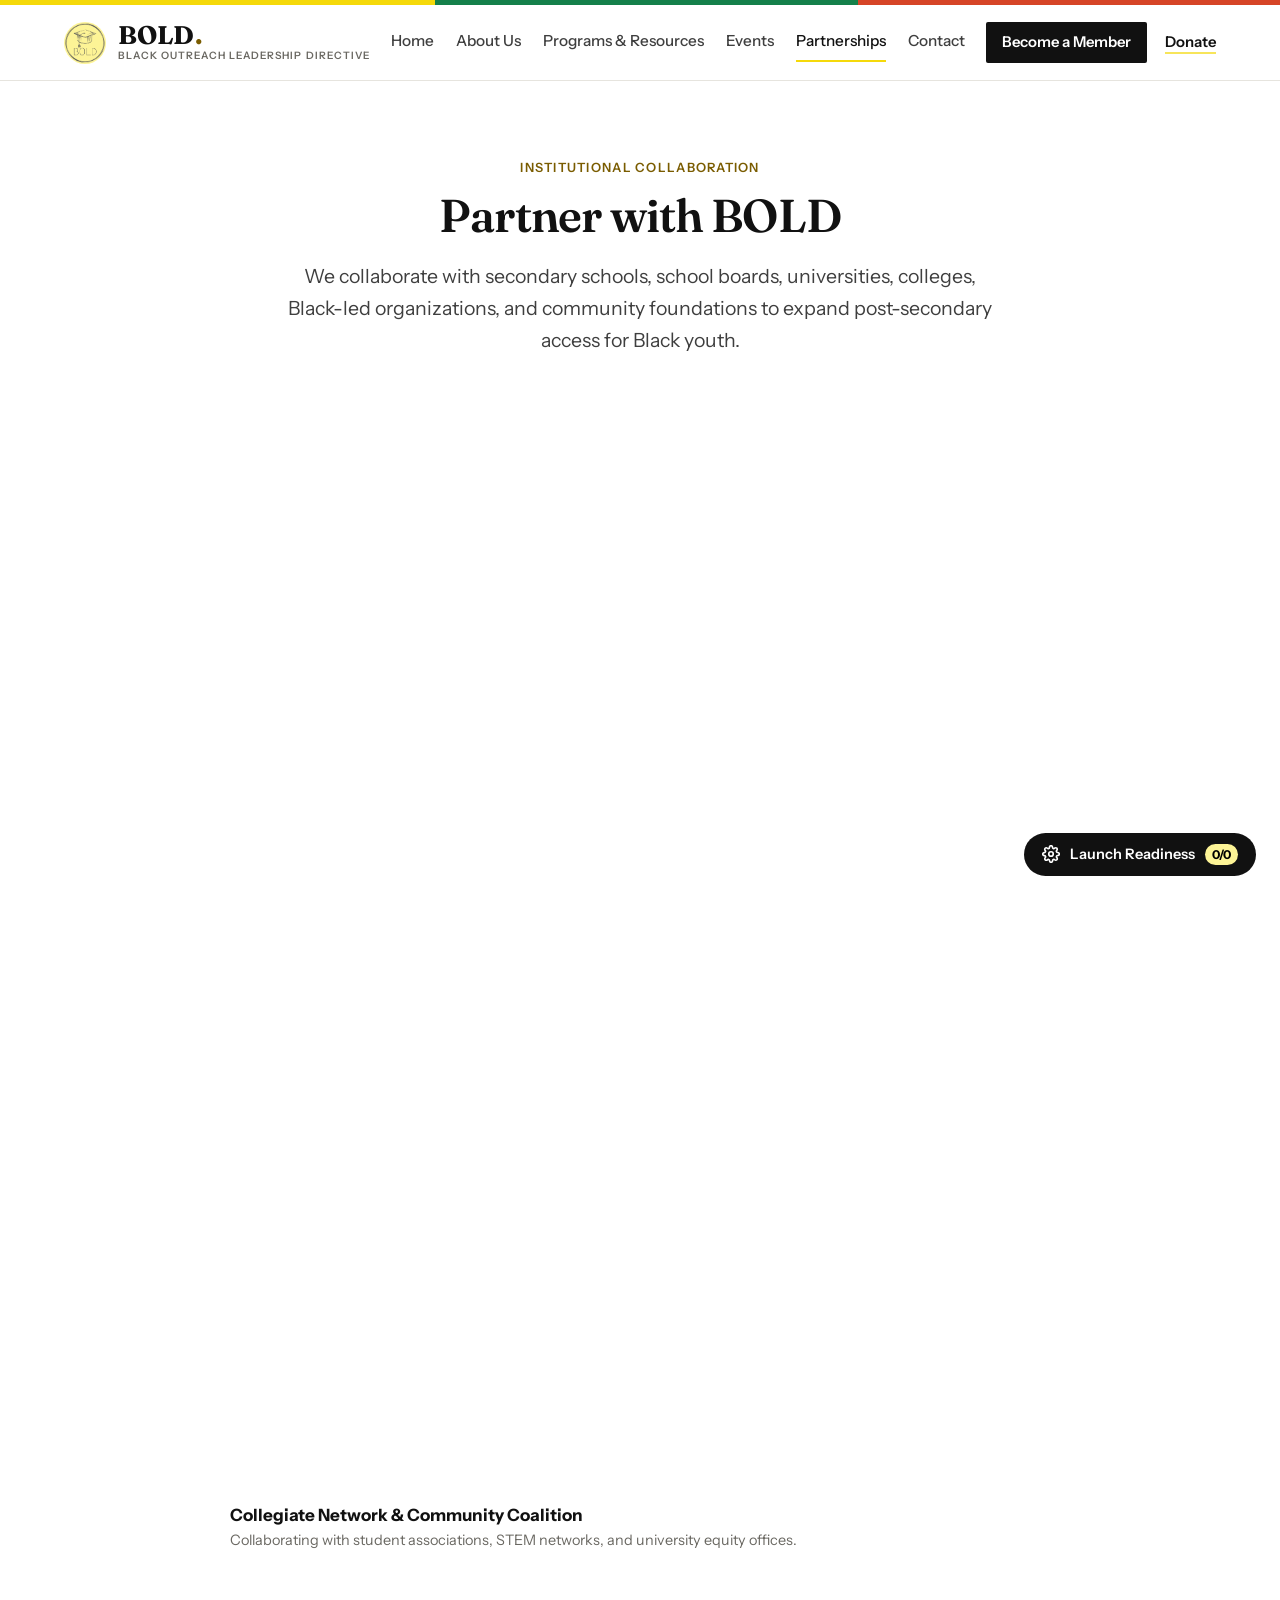
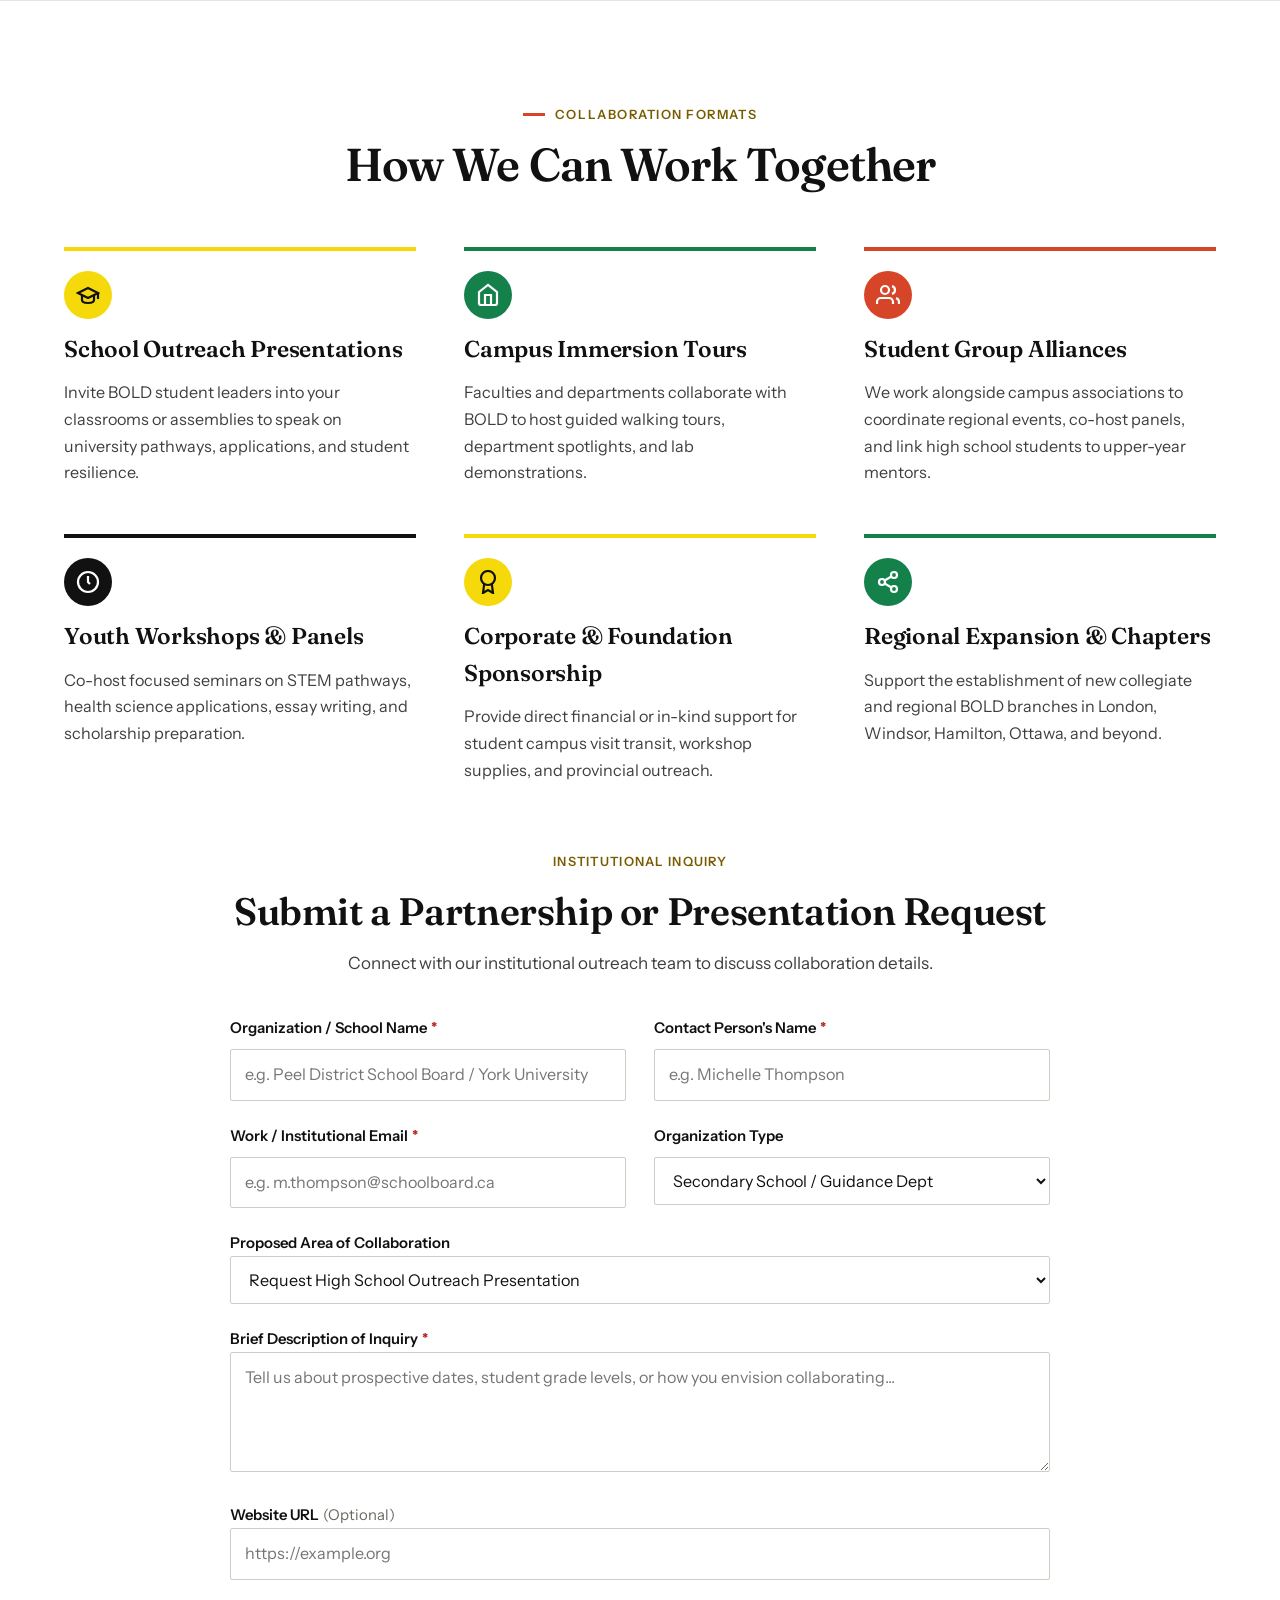
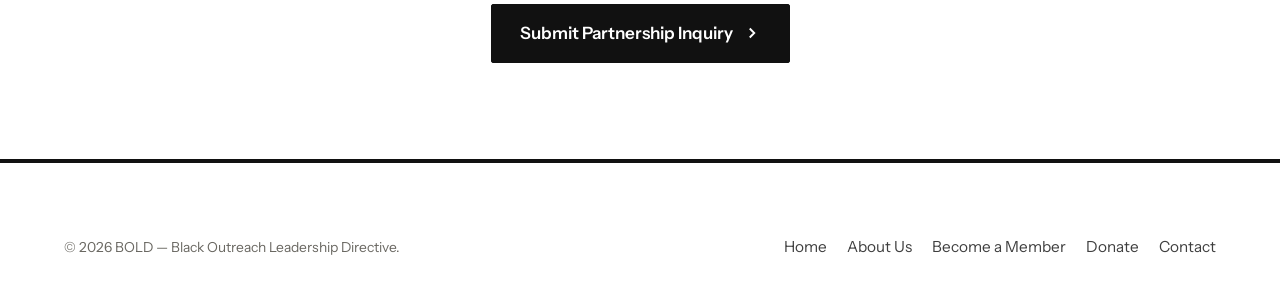
<file: partnerships.html>
<!DOCTYPE html>
<html lang="en-CA">
<head>
  <meta charset="UTF-8">
  <meta name="viewport" content="width=device-width, initial-scale=1.0">
  <title>Partnerships & Sponsorships | BOLD — Black Outreach Leadership Directive</title>
  <meta name="description" content="Collaborate with BOLD: Request secondary school presentations, campus immersion tours, guest speakers, or explore corporate and community sponsorships.">
  <link rel="icon" type="image/png" href="assets/images/bold-logo.png">
  <link rel="preconnect" href="https://fonts.googleapis.com">
  <link rel="preconnect" href="https://fonts.gstatic.com" crossorigin>
  <link rel="stylesheet" href="https://fonts.googleapis.com/css2?family=Fraunces:opsz,wght@9..144,400;9..144,600;9..144,700&family=Instrument+Sans:wght@400;500;600;700&display=swap">
  <link rel="stylesheet" href="css/style.css">
</head>
<body>

  <a href="#mainContent" class="skip-link">Skip to main content</a>

  <header class="site-header" role="banner">
    <div class="container header-inner">
      <a href="index.html" class="brand-logo" aria-label="BOLD Home">
        <img src="assets/images/bold-logo.png" alt="BOLD Logo" class="brand-logo-img" width="46" height="46">
        <div class="brand-text-wrap">
          <div class="brand-acronym">BOLD<span class="brand-dot">.</span></div>
          <div class="brand-subtext">Black Outreach Leadership Directive</div>
        </div>
      </a>

      <nav class="nav-menu" role="navigation" aria-label="Primary Navigation">
        <a href="index.html" class="nav-link">Home</a>
        <a href="about.html" class="nav-link">About Us</a>
        <a href="programs.html" class="nav-link">Programs & Resources</a>
        <a href="events.html" class="nav-link">Events</a>
        <a href="partnerships.html" class="nav-link active">Partnerships</a>
        <a href="contact.html" class="nav-link">Contact</a>
      </nav>

      <div class="header-actions">
        <a href="become-a-member.html" class="btn-member-nav">Become a Member</a>
        <a href="donate.html" class="btn-donate-nav">Donate</a>
        <button class="mobile-nav-toggle" aria-label="Open Navigation Menu">
          <svg width="24" height="24" viewBox="0 0 24 24" fill="none" stroke="currentColor" stroke-width="2.2"><line x1="3" y1="12" x2="21" y2="12"></line><line x1="3" y1="6" x2="21" y2="6"></line><line x1="3" y1="18" x2="21" y2="18"></line></svg>
        </button>
      </div>
    </div>
  </header>

  <!-- Mobile Drawer -->
  <div class="mobile-drawer-overlay" aria-hidden="true"></div>
  <aside class="mobile-drawer">
    <div class="mobile-drawer-header">
      <div class="brand-acronym" style="font-size: 1.3rem;">BOLD<span class="brand-dot">.</span></div>
      <button class="mobile-drawer-close" aria-label="Close Navigation Menu"><svg width="20" height="20" viewBox="0 0 24 24" fill="none" stroke="currentColor" stroke-width="2"><line x1="18" y1="6" x2="6" y2="18"></line><line x1="6" y1="6" x2="18" y2="18"></line></svg></button>
    </div>
    <nav class="mobile-drawer-menu">
      <a href="index.html" class="mobile-nav-link">Home</a>
      <a href="about.html" class="mobile-nav-link">About Us</a>
      <a href="programs.html" class="mobile-nav-link">Programs & Resources</a>
      <a href="events.html" class="mobile-nav-link">Events</a>
      <a href="become-a-member.html" class="mobile-nav-link">Become a Member</a>
      <a href="donate.html" class="mobile-nav-link">Donate</a>
      <a href="partnerships.html" class="mobile-nav-link active">Partnerships</a>
      <a href="contact.html" class="mobile-nav-link">Contact</a>
    </nav>
  </aside>

  <main id="mainContent" role="main">

    <section class="section" style="padding: 72px 0 48px;">
      <div class="container text-center">
        <span class="badge badge-yellow" style="margin-bottom: 12px;">Institutional Collaboration</span>
        <h1 class="section-title">Partner with BOLD</h1>
        <p class="section-description" style="max-width: 720px; margin: 0 auto 36px;">
          We collaborate with secondary schools, school boards, universities, colleges, Black-led organizations, and community foundations to expand post-secondary access for Black youth.
        </p>

        <!-- Real Event Photo: Student Coalition -->
        <div style="max-width: 820px; margin: 0 auto; overflow: hidden;">
          <img src="assets/images/event-student-coalition.jpg" alt="BOLD Collegiate Network and Black Student Associations" width="820" height="460" style="width: 100%; height: auto;">
          <div style="padding-top: 16px; text-align: left;">
            <div style="font-weight: 800; color: var(--text-white);">Collegiate Network & Community Coalition</div>
            <div style="font-size: 0.85rem; color: var(--text-muted);">Collaborating with student associations, STEM networks, and university equity offices.</div>
          </div>
        </div>

      </div>
    </section>

    <!-- Ways to Partner -->
    <section class="section">
      <div class="container">
        
        <div class="section-header text-center">
          <span class="section-subtitle">Collaboration Formats</span>
          <h2 class="section-title">How We Can Work Together</h2>
        </div>

        <div class="values-grid">
          
          <div class="value-card">
            <div class="value-icon-box">
              <svg width="24" height="24" viewBox="0 0 24 24" fill="none" stroke="currentColor" stroke-width="2.2"><path d="M22 10v6M2 10l10-5 10 5-10 5z"></path><path d="M6 12v5c0 2 3 3 6 3s6-1 6-3v-5"></path></svg>
            </div>
            <h3 class="value-title">School Outreach Presentations</h3>
            <p class="value-desc">Invite BOLD student leaders into your classrooms or assemblies to speak on university pathways, applications, and student resilience.</p>
          </div>

          <div class="value-card">
            <div class="value-icon-box">
              <svg width="24" height="24" viewBox="0 0 24 24" fill="none" stroke="currentColor" stroke-width="2.2"><path d="M3 9l9-7 9 7v11a2 2 0 0 1-2 2H5a2 2 0 0 1-2-2z"></path><polyline points="9 22 9 12 15 12 15 22"></polyline></svg>
            </div>
            <h3 class="value-title">Campus Immersion Tours</h3>
            <p class="value-desc">Faculties and departments collaborate with BOLD to host guided walking tours, department spotlights, and lab demonstrations.</p>
          </div>

          <div class="value-card">
            <div class="value-icon-box">
              <svg width="24" height="24" viewBox="0 0 24 24" fill="none" stroke="currentColor" stroke-width="2.2"><path d="M17 21v-2a4 4 0 0 0-4-4H5a4 4 0 0 0-4 4v2"></path><circle cx="9" cy="7" r="4"></circle><path d="M23 21v-2a4 4 0 0 0-3-3.87"></path><path d="M16 3.13a4 4 0 0 1 0 7.75"></path></svg>
            </div>
            <h3 class="value-title">Student Group Alliances</h3>
            <p class="value-desc">We work alongside campus associations to coordinate regional events, co-host panels, and link high school students to upper-year mentors.</p>
          </div>

          <div class="value-card">
            <div class="value-icon-box">
              <svg width="24" height="24" viewBox="0 0 24 24" fill="none" stroke="currentColor" stroke-width="2.2"><circle cx="12" cy="12" r="10"></circle><polyline points="12 6 12 12 14 14"></polyline></svg>
            </div>
            <h3 class="value-title">Youth Workshops & Panels</h3>
            <p class="value-desc">Co-host focused seminars on STEM pathways, health science applications, essay writing, and scholarship preparation.</p>
          </div>

          <div class="value-card">
            <div class="value-icon-box">
              <svg width="24" height="24" viewBox="0 0 24 24" fill="none" stroke="currentColor" stroke-width="2.2"><circle cx="12" cy="8" r="7"></circle><polyline points="8.21 13.89 7 23 12 20 17 23 15.79 13.88"></polyline></svg>
            </div>
            <h3 class="value-title">Corporate & Foundation Sponsorship</h3>
            <p class="value-desc">Provide direct financial or in-kind support for student campus visit transit, workshop supplies, and provincial outreach.</p>
          </div>

          <div class="value-card">
            <div class="value-icon-box">
              <svg width="24" height="24" viewBox="0 0 24 24" fill="none" stroke="currentColor" stroke-width="2.2"><circle cx="18" cy="5" r="3"></circle><circle cx="6" cy="12" r="3"></circle><circle cx="18" cy="19" r="3"></circle><line x1="8.59" y1="13.51" x2="15.42" y2="17.49"></line><line x1="15.41" y1="6.51" x2="8.59" y2="10.49"></line></svg>
            </div>
            <h3 class="value-title">Regional Expansion & Chapters</h3>
            <p class="value-desc">Support the establishment of new collegiate and regional BOLD branches in London, Windsor, Hamilton, Ottawa, and beyond.</p>
          </div>

        </div>

        <!-- Partnership Inquiry Form Card -->
        <div class="form-card" style="margin-top: 64px;">
          <div class="form-header">
            <span class="badge badge-yellow" style="margin-bottom: 8px;">Institutional Inquiry</span>
            <h2 class="form-title">Submit a Partnership or Presentation Request</h2>
            <p class="form-subtitle">Connect with our institutional outreach team to discuss collaboration details.</p>
          </div>

          <form id="partnershipInquiryForm">
            <div class="form-grid">
              
              <div class="form-group">
                <label for="partOrgName" class="form-label"><span>Organization / School Name</span><span class="required">*</span></label>
                <input type="text" id="partOrgName" class="form-control" required placeholder="e.g. Peel District School Board / York University">
              </div>

              <div class="form-group">
                <label for="partContactName" class="form-label"><span>Contact Person's Name</span><span class="required">*</span></label>
                <input type="text" id="partContactName" class="form-control" required placeholder="e.g. Michelle Thompson">
              </div>

              <div class="form-group">
                <label for="partEmail" class="form-label"><span>Work / Institutional Email</span><span class="required">*</span></label>
                <input type="email" id="partEmail" class="form-control" required placeholder="e.g. m.thompson@schoolboard.ca">
              </div>

              <div class="form-group">
                <label for="partOrgType" class="form-label"><span>Organization Type</span></label>
                <select id="partOrgType" class="form-control">
                  <option value="Secondary School / Guidance Dept">Secondary School / Guidance Dept</option>
                  <option value="School Board / Equity Office">School Board / Equity Office</option>
                  <option value="University / College Department">University / College Department</option>
                  <option value="Black Student Association (BSA)">Black Student Association (BSA)</option>
                  <option value="Community Organization / Non-Profit">Community Organization / Non-Profit</option>
                  <option value="Corporate / Philanthropic Sponsor">Corporate / Philanthropic Sponsor</option>
                </select>
              </div>

              <div class="form-group-full">
                <label for="partCollaboration" class="form-label"><span>Proposed Area of Collaboration</span></label>
                <select id="partCollaboration" class="form-control">
                  <option value="Request High School Outreach Presentation">Request High School Outreach Presentation</option>
                  <option value="Facilitate Campus Immersion Visit">Facilitate Campus Immersion Visit</option>
                  <option value="Guest Speaker / Mentorship Exchange">Guest Speaker / Mentorship Exchange</option>
                  <option value="Co-Host Youth Workshop or Panel">Co-Host Youth Workshop or Panel</option>
                  <option value="Corporate / Community Sponsorship Package">Corporate / Community Sponsorship Package</option>
                  <option value="Other Institutional Collaboration">Other Institutional Collaboration</option>
                </select>
              </div>

              <div class="form-group-full">
                <label for="partMessage" class="form-label"><span>Brief Description of Inquiry</span><span class="required">*</span></label>
                <textarea id="partMessage" class="form-control" placeholder="Tell us about prospective dates, student grade levels, or how you envision collaborating..." required></textarea>
              </div>

              <div class="form-group-full">
                <label for="partWebsite" class="form-label"><span>Website URL</span><span style="font-weight: 400; color: var(--text-muted);">(Optional)</span></label>
                <input type="url" id="partWebsite" class="form-control" placeholder="https://example.org">
              </div>

            </div>

            <div style="margin-top: 24px; text-align: center;">
              <button type="submit" class="btn btn-lg btn-primary" style="min-width: 240px;">
                <span>Submit Partnership Inquiry</span>
                <svg width="18" height="18" viewBox="0 0 24 24" fill="none" stroke="currentColor" stroke-width="2.5"><polyline points="9 18 15 12 9 6"></polyline></svg>
              </button>
            </div>
          </form>
        </div>

      </div>
    </section>

  </main>

  <footer class="site-footer" role="contentinfo">
    <div class="container">
      <div class="footer-bottom-bar" style="border: none; padding-top: 0;">
        <div>&copy; <span id="currentYear">2026</span> BOLD — Black Outreach Leadership Directive.</div>
        <div class="footer-legal-links">
          <a href="index.html" class="footer-link">Home</a>
          <a href="about.html" class="footer-link">About Us</a>
          <a href="become-a-member.html" class="footer-link">Become a Member</a>
          <a href="donate.html" class="footer-link">Donate</a>
          <a href="contact.html" class="footer-link">Contact</a>
        </div>
      </div>
    </div>
  </footer>

  <script src="js/data.js"></script>
  <script src="js/app.js"></script>
  <script src="js/motion.js"></script>
  <script src="js/admin.js"></script>
  <script>document.getElementById('currentYear').textContent = new Date().getFullYear();</script>
</body>
</html>
</file>
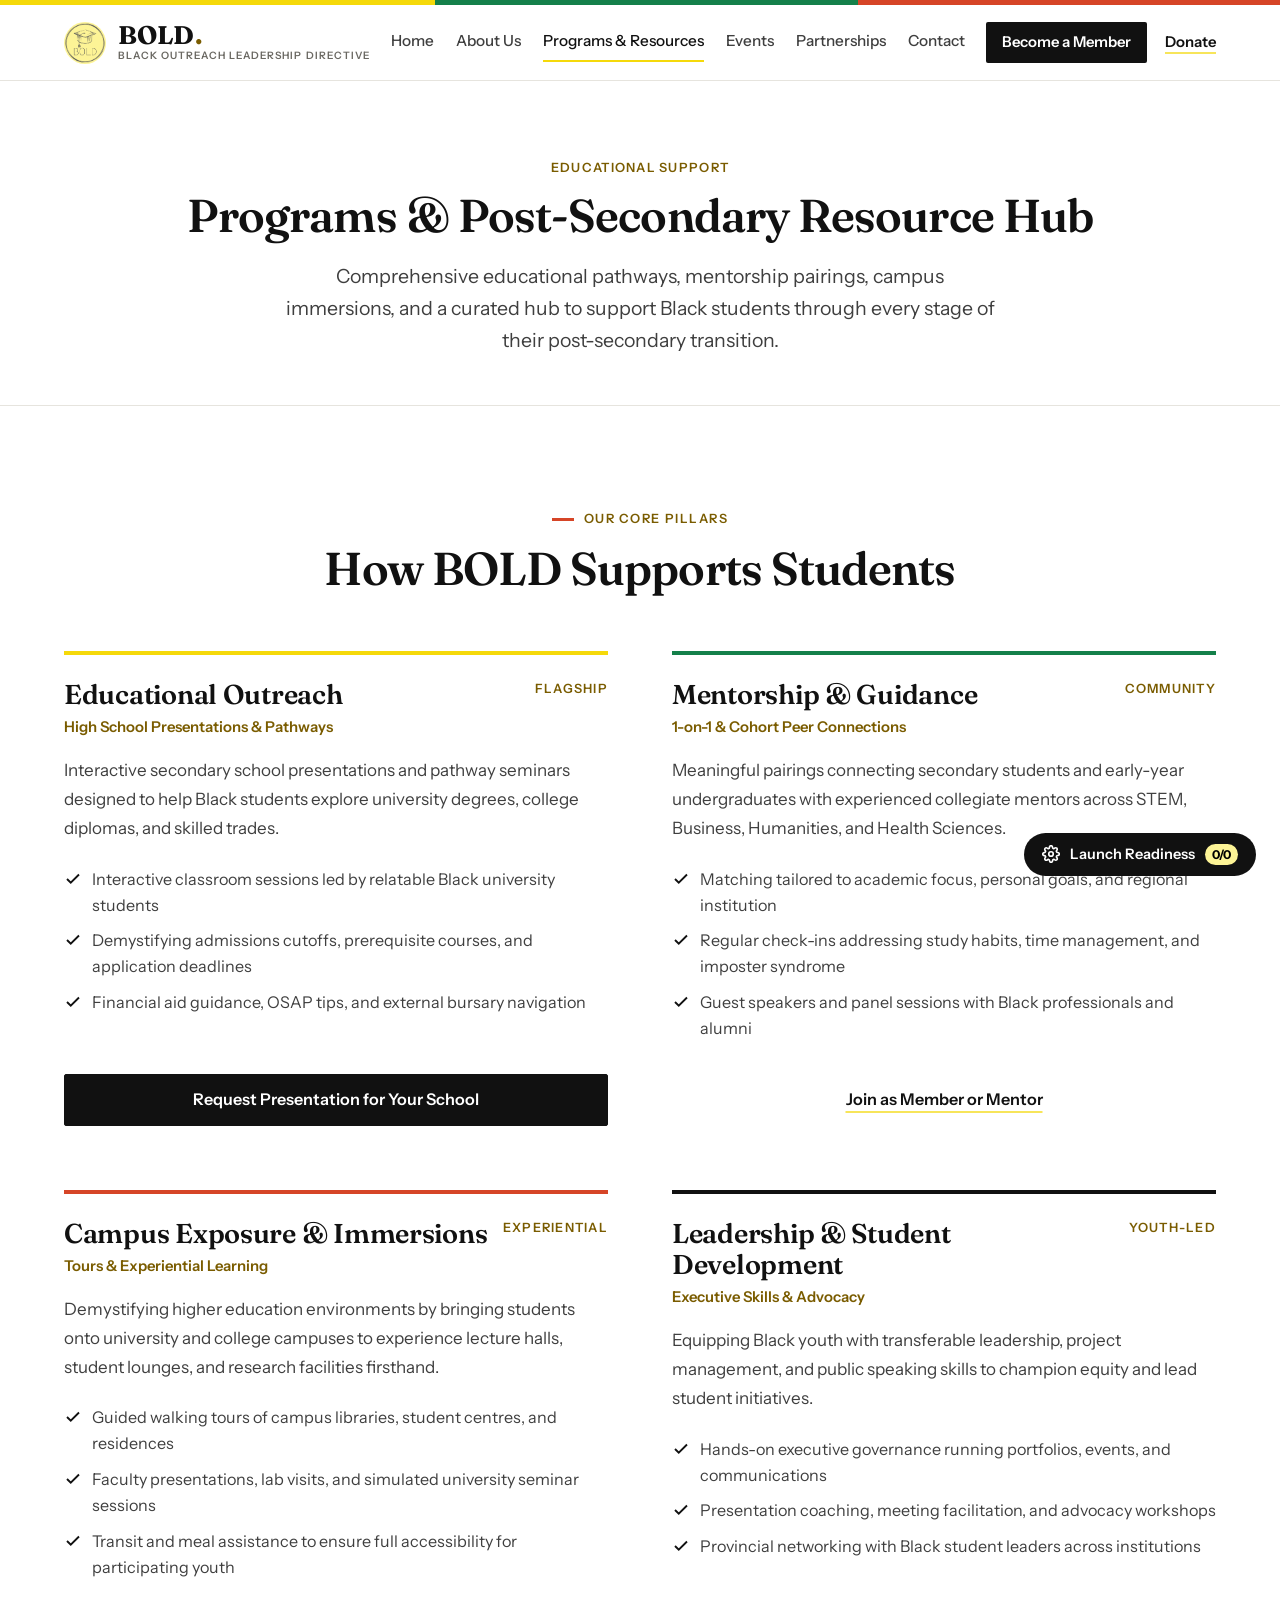
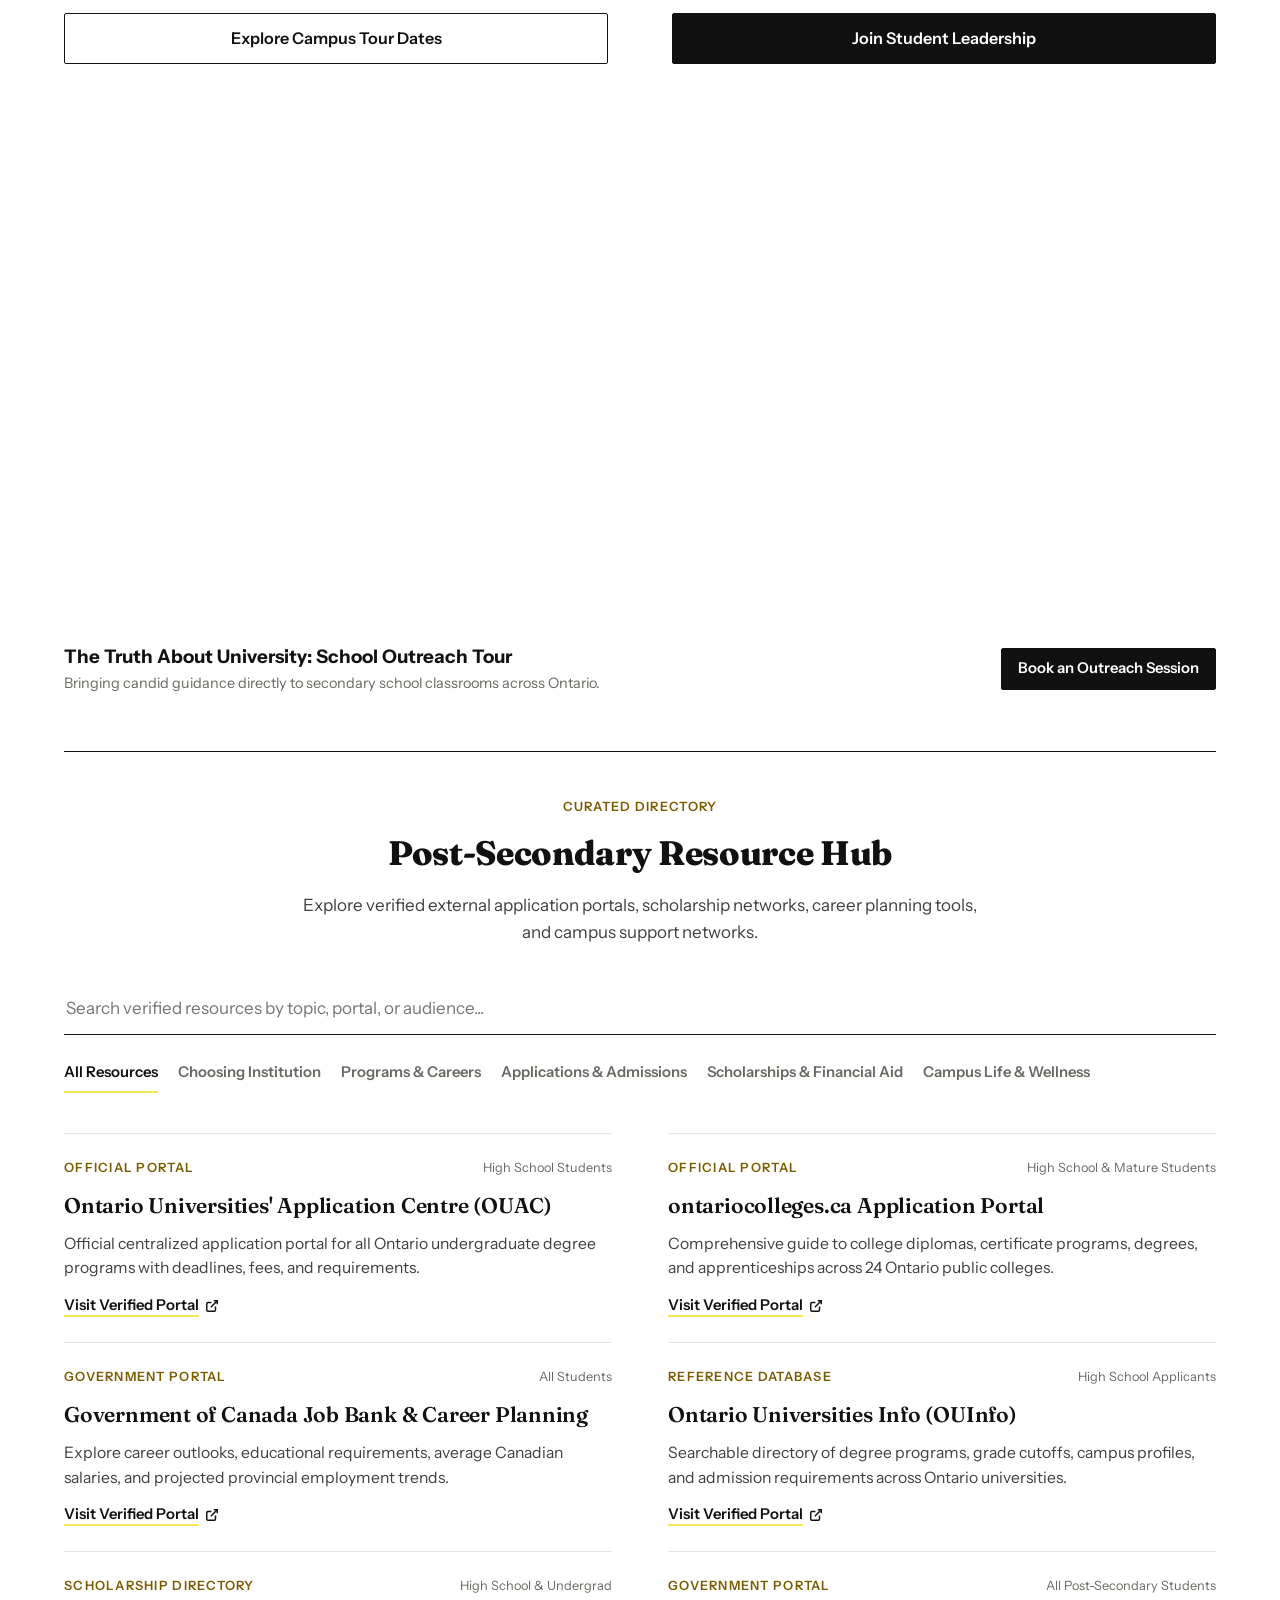
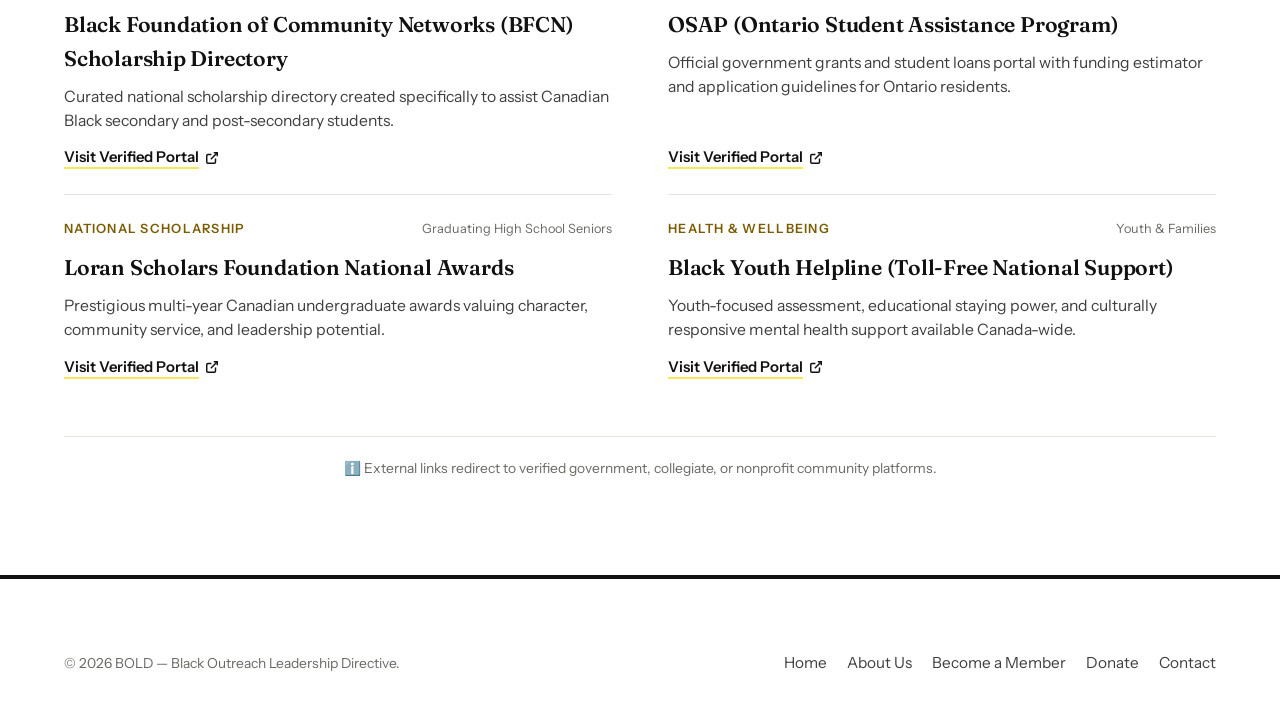
<file: programs.html>
<!DOCTYPE html>
<html lang="en-CA">
<head>
  <meta charset="UTF-8">
  <meta name="viewport" content="width=device-width, initial-scale=1.0">
  <title>Programs & Resources | BOLD — Black Outreach Leadership Directive</title>
  <meta name="description" content="Explore BOLD's educational outreach programs, mentorship cohorts, campus immersion tours, and curated post-secondary resource hub.">
  <link rel="icon" type="image/png" href="assets/images/bold-logo.png">
  <link rel="preconnect" href="https://fonts.googleapis.com">
  <link rel="preconnect" href="https://fonts.gstatic.com" crossorigin>
  <link rel="stylesheet" href="https://fonts.googleapis.com/css2?family=Fraunces:opsz,wght@9..144,400;9..144,600;9..144,700&family=Instrument+Sans:wght@400;500;600;700&display=swap">
  <link rel="stylesheet" href="css/style.css">
</head>
<body>

  <a href="#mainContent" class="skip-link">Skip to main content</a>

  <!-- Header -->
  <header class="site-header" role="banner">
    <div class="container header-inner">
      <a href="index.html" class="brand-logo" aria-label="BOLD Home">
        <img src="assets/images/bold-logo.png" alt="BOLD Logo" class="brand-logo-img" width="46" height="46">
        <div class="brand-text-wrap">
          <div class="brand-acronym">BOLD<span class="brand-dot">.</span></div>
          <div class="brand-subtext">Black Outreach Leadership Directive</div>
        </div>
      </a>

      <nav class="nav-menu" role="navigation" aria-label="Primary Navigation">
        <a href="index.html" class="nav-link">Home</a>
        <a href="about.html" class="nav-link">About Us</a>
        <a href="programs.html" class="nav-link active">Programs & Resources</a>
        <a href="events.html" class="nav-link">Events</a>
        <a href="partnerships.html" class="nav-link">Partnerships</a>
        <a href="contact.html" class="nav-link">Contact</a>
      </nav>

      <div class="header-actions">
        <a href="become-a-member.html" class="btn-member-nav">Become a Member</a>
        <a href="donate.html" class="btn-donate-nav">Donate</a>
        <button class="mobile-nav-toggle" aria-label="Open Navigation Menu">
          <svg width="24" height="24" viewBox="0 0 24 24" fill="none" stroke="currentColor" stroke-width="2.2"><line x1="3" y1="12" x2="21" y2="12"></line><line x1="3" y1="6" x2="21" y2="6"></line><line x1="3" y1="18" x2="21" y2="18"></line></svg>
        </button>
      </div>
    </div>
  </header>

  <!-- Mobile Drawer -->
  <div class="mobile-drawer-overlay" aria-hidden="true"></div>
  <aside class="mobile-drawer">
    <div class="mobile-drawer-header">
      <div class="brand-acronym" style="font-size: 1.3rem;">BOLD<span class="brand-dot">.</span></div>
      <button class="mobile-drawer-close" aria-label="Close Navigation Menu"><svg width="20" height="20" viewBox="0 0 24 24" fill="none" stroke="currentColor" stroke-width="2"><line x1="18" y1="6" x2="6" y2="18"></line><line x1="6" y1="6" x2="18" y2="18"></line></svg></button>
    </div>
    <nav class="mobile-drawer-menu">
      <a href="index.html" class="mobile-nav-link">Home</a>
      <a href="about.html" class="mobile-nav-link">About Us</a>
      <a href="programs.html" class="mobile-nav-link active">Programs & Resources</a>
      <a href="events.html" class="mobile-nav-link">Events</a>
      <a href="become-a-member.html" class="mobile-nav-link">Become a Member</a>
      <a href="donate.html" class="mobile-nav-link">Donate</a>
      <a href="partnerships.html" class="mobile-nav-link">Partnerships</a>
      <a href="contact.html" class="mobile-nav-link">Contact</a>
    </nav>
  </aside>

  <main id="mainContent" role="main">

    <!-- Page Header -->
    <section class="section" style="padding: 72px 0 48px;">
      <div class="container text-center">
        <span class="badge badge-yellow" style="margin-bottom: 12px;">Educational Support</span>
        <h1 class="section-title">Programs & Post-Secondary Resource Hub</h1>
        <p class="section-description" style="max-width: 720px; margin: 0 auto;">
          Comprehensive educational pathways, mentorship pairings, campus immersions, and a curated hub to support Black students through every stage of their post-secondary transition.
        </p>
      </div>
    </section>

    <!-- Programs Grid -->
    <section class="section">
      <div class="container">
        
        <div class="section-header text-center">
          <span class="section-subtitle">Our Core Pillars</span>
          <h2 class="section-title">How BOLD Supports Students</h2>
        </div>

        <div class="programs-grid">
          
          <article class="program-card">
            <div class="program-header">
              <div>
                <h3 class="program-title">Educational Outreach</h3>
                <div class="program-subtitle">High School Presentations & Pathways</div>
              </div>
              <span class="badge badge-yellow">Flagship</span>
            </div>
            <p class="program-desc">
              Interactive secondary school presentations and pathway seminars designed to help Black students explore university degrees, college diplomas, and skilled trades.
            </p>
            <div class="program-features">
              <div class="program-feature-item">
                <svg class="feature-check" width="18" height="18" viewBox="0 0 24 24" fill="none" stroke="currentColor" stroke-width="2.5"><polyline points="20 6 9 17 4 12"></polyline></svg>
                <span>Interactive classroom sessions led by relatable Black university students</span>
              </div>
              <div class="program-feature-item">
                <svg class="feature-check" width="18" height="18" viewBox="0 0 24 24" fill="none" stroke="currentColor" stroke-width="2.5"><polyline points="20 6 9 17 4 12"></polyline></svg>
                <span>Demystifying admissions cutoffs, prerequisite courses, and application deadlines</span>
              </div>
              <div class="program-feature-item">
                <svg class="feature-check" width="18" height="18" viewBox="0 0 24 24" fill="none" stroke="currentColor" stroke-width="2.5"><polyline points="20 6 9 17 4 12"></polyline></svg>
                <span>Financial aid guidance, OSAP tips, and external bursary navigation</span>
              </div>
            </div>
            <a href="partnerships.html" class="btn btn-primary" style="margin-top: auto;">Request Presentation for Your School</a>
          </article>

          <article class="program-card">
            <div class="program-header">
              <div>
                <h3 class="program-title">Mentorship & Guidance</h3>
                <div class="program-subtitle">1-on-1 & Cohort Peer Connections</div>
              </div>
              <span class="badge badge-yellow">Community</span>
            </div>
            <p class="program-desc">
              Meaningful pairings connecting secondary students and early-year undergraduates with experienced collegiate mentors across STEM, Business, Humanities, and Health Sciences.
            </p>
            <div class="program-features">
              <div class="program-feature-item">
                <svg class="feature-check" width="18" height="18" viewBox="0 0 24 24" fill="none" stroke="currentColor" stroke-width="2.5"><polyline points="20 6 9 17 4 12"></polyline></svg>
                <span>Matching tailored to academic focus, personal goals, and regional institution</span>
              </div>
              <div class="program-feature-item">
                <svg class="feature-check" width="18" height="18" viewBox="0 0 24 24" fill="none" stroke="currentColor" stroke-width="2.5"><polyline points="20 6 9 17 4 12"></polyline></svg>
                <span>Regular check-ins addressing study habits, time management, and imposter syndrome</span>
              </div>
              <div class="program-feature-item">
                <svg class="feature-check" width="18" height="18" viewBox="0 0 24 24" fill="none" stroke="currentColor" stroke-width="2.5"><polyline points="20 6 9 17 4 12"></polyline></svg>
                <span>Guest speakers and panel sessions with Black professionals and alumni</span>
              </div>
            </div>
            <a href="become-a-member.html" class="btn btn-outline-yellow" style="margin-top: auto;">Join as Member or Mentor</a>
          </article>

          <article class="program-card">
            <div class="program-header">
              <div>
                <h3 class="program-title">Campus Exposure & Immersions</h3>
                <div class="program-subtitle">Tours & Experiential Learning</div>
              </div>
              <span class="badge badge-yellow">Experiential</span>
            </div>
            <p class="program-desc">
              Demystifying higher education environments by bringing students onto university and college campuses to experience lecture halls, student lounges, and research facilities firsthand.
            </p>
            <div class="program-features">
              <div class="program-feature-item">
                <svg class="feature-check" width="18" height="18" viewBox="0 0 24 24" fill="none" stroke="currentColor" stroke-width="2.5"><polyline points="20 6 9 17 4 12"></polyline></svg>
                <span>Guided walking tours of campus libraries, student centres, and residences</span>
              </div>
              <div class="program-feature-item">
                <svg class="feature-check" width="18" height="18" viewBox="0 0 24 24" fill="none" stroke="currentColor" stroke-width="2.5"><polyline points="20 6 9 17 4 12"></polyline></svg>
                <span>Faculty presentations, lab visits, and simulated university seminar sessions</span>
              </div>
              <div class="program-feature-item">
                <svg class="feature-check" width="18" height="18" viewBox="0 0 24 24" fill="none" stroke="currentColor" stroke-width="2.5"><polyline points="20 6 9 17 4 12"></polyline></svg>
                <span>Transit and meal assistance to ensure full accessibility for participating youth</span>
              </div>
            </div>
            <a href="events.html" class="btn btn-secondary" style="margin-top: auto;">Explore Campus Tour Dates</a>
          </article>

          <article class="program-card">
            <div class="program-header">
              <div>
                <h3 class="program-title">Leadership & Student Development</h3>
                <div class="program-subtitle">Executive Skills & Advocacy</div>
              </div>
              <span class="badge badge-yellow">Youth-Led</span>
            </div>
            <p class="program-desc">
              Equipping Black youth with transferable leadership, project management, and public speaking skills to champion equity and lead student initiatives.
            </p>
            <div class="program-features">
              <div class="program-feature-item">
                <svg class="feature-check" width="18" height="18" viewBox="0 0 24 24" fill="none" stroke="currentColor" stroke-width="2.5"><polyline points="20 6 9 17 4 12"></polyline></svg>
                <span>Hands-on executive governance running portfolios, events, and communications</span>
              </div>
              <div class="program-feature-item">
                <svg class="feature-check" width="18" height="18" viewBox="0 0 24 24" fill="none" stroke="currentColor" stroke-width="2.5"><polyline points="20 6 9 17 4 12"></polyline></svg>
                <span>Presentation coaching, meeting facilitation, and advocacy workshops</span>
              </div>
              <div class="program-feature-item">
                <svg class="feature-check" width="18" height="18" viewBox="0 0 24 24" fill="none" stroke="currentColor" stroke-width="2.5"><polyline points="20 6 9 17 4 12"></polyline></svg>
                <span>Provincial networking with Black student leaders across institutions</span>
              </div>
            </div>
            <a href="become-a-member.html" class="btn btn-primary" style="margin-top: auto;">Join Student Leadership</a>
          </article>

        </div>

        <!-- Real Event Photo: High school presentation "The Truth About University" -->
        <div style="margin-bottom: 56px; overflow: hidden;">
          <img src="assets/images/event-presentation.jpg" alt="BOLD High School Outreach Presentation in Ontario" width="1200" height="600" style="width: 100%; height: auto; max-height: 480px; object-fit: cover;">
          <div style="padding-top: 18px; display: flex; align-items: center; justify-content: space-between; flex-wrap: wrap; gap: 12px;">
            <div>
              <div style="font-weight: 800; font-size: 1.1rem; color: var(--text-white);">The Truth About University: School Outreach Tour</div>
              <div style="font-size: 0.85rem; color: var(--text-muted);">Bringing candid guidance directly to secondary school classrooms across Ontario.</div>
            </div>
            <a href="partnerships.html" class="btn btn-sm btn-primary">Book an Outreach Session</a>
          </div>
        </div>

        <!-- Post-Secondary Resource Hub (Cleaned & Streamlined) -->
        <div class="resource-hub-wrap" id="resources">
          <div style="text-align: center; max-width: 680px; margin: 0 auto 36px;">
            <span class="badge badge-yellow" style="margin-bottom: 8px;">Curated Directory</span>
            <h2 style="font-size: 2rem; font-weight: 800; color: var(--text-white); margin-bottom: 12px;">
              Post-Secondary Resource Hub
            </h2>
            <p style="font-size: 1rem; color: var(--text-secondary);">
              Explore verified external application portals, scholarship networks, career planning tools, and campus support networks.
            </p>
          </div>

          <div class="resource-search-bar">
            <input type="text" id="resourceSearchInput" class="resource-search-input" placeholder="Search verified resources by topic, portal, or audience..." aria-label="Search Resources">
          </div>

          <div class="resource-filter-pills" role="tablist">
            <button class="filter-btn resource-filter-btn active" data-category="all">All Resources</button>
            <button class="filter-btn resource-filter-btn" data-category="choosing-institution">Choosing Institution</button>
            <button class="filter-btn resource-filter-btn" data-category="programs-careers">Programs & Careers</button>
            <button class="filter-btn resource-filter-btn" data-category="applications">Applications & Admissions</button>
            <button class="filter-btn resource-filter-btn" data-category="scholarships">Scholarships & Financial Aid</button>
            <button class="filter-btn resource-filter-btn" data-category="campus-life">Campus Life & Wellness</button>
          </div>

          <div class="resources-grid" id="resourcesGrid"></div>

          <div style="margin-top: 32px; text-align: center; font-size: 0.8125rem; color: var(--text-muted); border-top: 1px solid var(--border-subtle); padding-top: 20px;">
            <span>ℹ️ External links redirect to verified government, collegiate, or nonprofit community platforms.</span>
          </div>
        </div>

      </div>
    </section>

  </main>

  <!-- Footer -->
  <footer class="site-footer" role="contentinfo">
    <div class="container">
      <div class="footer-bottom-bar" style="border: none; padding-top: 0;">
        <div>&copy; <span id="currentYear">2026</span> BOLD — Black Outreach Leadership Directive.</div>
        <div class="footer-legal-links">
          <a href="index.html" class="footer-link">Home</a>
          <a href="about.html" class="footer-link">About Us</a>
          <a href="become-a-member.html" class="footer-link">Become a Member</a>
          <a href="donate.html" class="footer-link">Donate</a>
          <a href="contact.html" class="footer-link">Contact</a>
        </div>
      </div>
    </div>
  </footer>

  <script src="js/data.js"></script>
  <script src="js/app.js"></script>
  <script src="js/motion.js"></script>
  <script src="js/admin.js"></script>
  <script>document.getElementById('currentYear').textContent = new Date().getFullYear();</script>
</body>
</html>
</file>
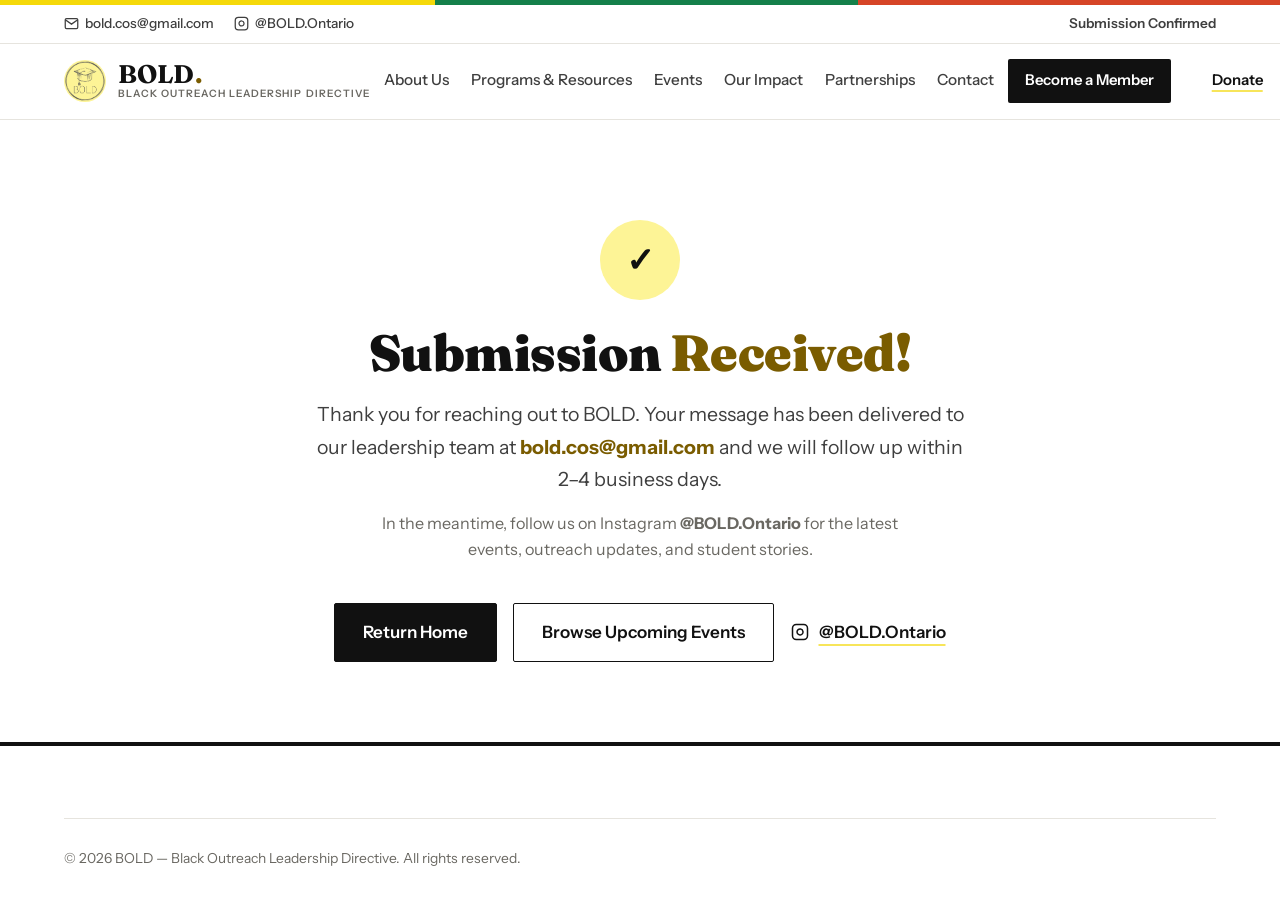
<file: thank-you.html>
<!DOCTYPE html>
<html lang="en-CA">
<head>
  <meta charset="UTF-8">
  <meta name="viewport" content="width=device-width, initial-scale=1.0">
  <title>Submission Received — BOLD (Black Outreach Leadership Directive)</title>
  <meta name="description" content="Thank you for contacting BOLD. Your form submission has been received and our team will follow up shortly.">
  <link rel="preconnect" href="https://fonts.googleapis.com">
  <link rel="preconnect" href="https://fonts.gstatic.com" crossorigin>
  <link rel="stylesheet" href="https://fonts.googleapis.com/css2?family=Fraunces:opsz,wght@9..144,400;9..144,600;9..144,700&family=Instrument+Sans:wght@400;500;600;700&display=swap">
  <link rel="stylesheet" href="css/style.css">
  <link rel="icon" type="image/png" href="assets/images/bold-logo.png">
</head>
<body>

  <!-- Prominent Top Contact Bar -->
  <aside class="prominent-contact-bar" aria-label="Official Contact Information">
    <div class="container prominent-contact-inner">
      <div class="contact-bar-left">
        <a href="mailto:bold.cos@gmail.com" class="contact-item-link">
          <svg width="15" height="15" viewBox="0 0 24 24" fill="none" stroke="currentColor" stroke-width="2"><path d="M4 4h16c1.1 0 2 .9 2 2v12c0 1.1-.9 2-2 2H4c-1.1 0-2-.9-2-2V6c0-1.1.9-2 2-2z"></path><polyline points="22,6 12,13 2,6"></polyline></svg>
          <span>bold.cos@gmail.com</span>
        </a>
        <a href="https://instagram.com/BOLD.Ontario" target="_blank" rel="noopener noreferrer" class="contact-item-link">
          <svg width="15" height="15" viewBox="0 0 24 24" fill="none" stroke="currentColor" stroke-width="2"><rect x="2" y="2" width="20" height="20" rx="5" ry="5"></rect><path d="M16 11.37A4 4 0 1 1 12.63 8 4 4 0 0 1 16 11.37z"></path><line x1="17.5" y1="6.5" x2="17.51" y2="6.5"></line></svg>
          <span>@BOLD.Ontario</span>
        </a>
      </div>
      <div class="contact-bar-right">
        <span class="contact-item-badge">Submission Confirmed</span>
      </div>
    </div>
  </aside>

  <!-- Sticky Site Header -->
  <header class="site-header" role="banner">
    <div class="container header-inner">
      <a href="index.html" class="brand-logo" aria-label="BOLD Home">
        <img src="assets/images/bold-logo.png" alt="BOLD Official Logo" class="brand-logo-img">
        <div class="brand-text-wrap">
          <span class="brand-acronym">BOLD<span class="brand-dot">.</span></span>
          <span class="brand-subtext">Black Outreach Leadership Directive</span>
        </div>
      </a>

      <nav class="nav-menu" role="navigation" aria-label="Primary Navigation">
        <a href="about.html" class="nav-link">About Us</a>
        <a href="programs.html" class="nav-link">Programs & Resources</a>
        <a href="events.html" class="nav-link">Events</a>
        <a href="impact.html" class="nav-link">Our Impact</a>
        <a href="partnerships.html" class="nav-link">Partnerships</a>
        <a href="contact.html" class="nav-link">Contact</a>
      </nav>

      <div class="header-actions">
        <a href="become-a-member.html" class="btn btn-member-nav">Become a Member</a>
        <a href="donate.html" class="btn btn-donate-nav">Donate</a>
      </div>

      <button class="mobile-nav-toggle" aria-label="Open Navigation Menu" aria-expanded="false">
        <svg width="24" height="24" viewBox="0 0 24 24" fill="none" stroke="currentColor" stroke-width="2.2"><line x1="3" y1="12" x2="21" y2="12"></line><line x1="3" y1="6" x2="21" y2="6"></line><line x1="3" y1="18" x2="21" y2="18"></line></svg>
      </button>
    </div>
  </header>

  <!-- Mobile Drawer Overlay -->
  <div class="mobile-drawer-overlay" aria-hidden="true">
    <div class="mobile-drawer" role="dialog" aria-modal="true" aria-label="Mobile Navigation Menu">
      <div class="mobile-drawer-header">
        <a href="index.html" class="brand-logo">
          <img src="assets/images/bold-logo.png" alt="BOLD Logo" class="brand-logo-img">
          <div class="brand-text-wrap">
            <span class="brand-acronym">BOLD<span class="brand-dot">.</span></span>
            <span class="brand-subtext">Directive</span>
          </div>
        </a>
        <button class="mobile-drawer-close" aria-label="Close Menu">
          <svg width="22" height="22" viewBox="0 0 24 24" fill="none" stroke="currentColor" stroke-width="2.2"><line x1="18" y1="6" x2="6" y2="18"></line><line x1="6" y1="6" x2="18" y2="18"></line></svg>
        </button>
      </div>

      <nav class="mobile-drawer-menu">
        <a href="index.html" class="mobile-nav-link">Home</a>
        <a href="about.html" class="mobile-nav-link">About Us</a>
        <a href="programs.html" class="mobile-nav-link">Programs & Resources</a>
        <a href="events.html" class="mobile-nav-link">Events</a>
        <a href="impact.html" class="mobile-nav-link">Our Impact</a>
        <a href="partnerships.html" class="mobile-nav-link">Partnerships</a>
        <a href="contact.html" class="mobile-nav-link">Contact</a>
        <a href="become-a-member.html" class="mobile-nav-link" style="color: var(--bold-yellow); font-weight: 700;">Become a Member</a>
        <a href="donate.html" class="mobile-nav-link" style="color: var(--bold-yellow); font-weight: 700;">Donate</a>
      </nav>
    </div>
  </div>

  <main id="mainContent">

    <section class="section" style="padding: 100px 0 80px; text-align: center;">
      <div class="container">

        <!-- Success Checkmark -->
        <div style="width: 80px; height: 80px; border-radius: 50%; background: var(--brand-yellow); color: var(--text-dark); display: flex; align-items: center; justify-content: center; margin: 0 auto 24px; font-weight: 900; font-size: 2rem;">
          ✓
        </div>

        <h1 style="font-size: clamp(2rem, 4vw, 3rem); font-weight: 900; color: var(--text-white); margin-bottom: 16px; line-height: 1.15;">
          Submission <span style="color: var(--bold-yellow);">Received!</span>
        </h1>

        <p style="font-size: 1.15rem; color: var(--text-secondary); max-width: 660px; margin: 0 auto 16px; line-height: 1.65;">
          Thank you for reaching out to BOLD. Your message has been delivered to our leadership team at <strong style="color: var(--bold-yellow);">bold.cos@gmail.com</strong> and we will follow up within 2–4 business days.
        </p>

        <p style="font-size: 0.95rem; color: var(--text-muted); max-width: 560px; margin: 0 auto 40px; line-height: 1.6;">
          In the meantime, follow us on Instagram <strong>@BOLD.Ontario</strong> for the latest events, outreach updates, and student stories.
        </p>

        <div style="display: flex; justify-content: center; gap: 16px; flex-wrap: wrap;">
          <a href="index.html" class="btn btn-primary btn-lg">
            <span>Return Home</span>
          </a>
          <a href="events.html" class="btn btn-secondary btn-lg">
            <span>Browse Upcoming Events</span>
          </a>
          <a href="https://instagram.com/BOLD.Ontario" target="_blank" rel="noopener noreferrer" class="btn btn-outline-yellow btn-lg">
            <svg width="18" height="18" viewBox="0 0 24 24" fill="none" stroke="currentColor" stroke-width="2"><rect x="2" y="2" width="20" height="20" rx="5" ry="5"></rect><path d="M16 11.37A4 4 0 1 1 12.63 8 4 4 0 0 1 16 11.37z"></path><line x1="17.5" y1="6.5" x2="17.51" y2="6.5"></line></svg>
            <span>@BOLD.Ontario</span>
          </a>
        </div>

      </div>
    </section>

  </main>

  <footer class="site-footer" role="contentinfo">
    <div class="container">
      <div class="footer-bottom">
        <div class="footer-copyright">
          &copy; <span id="currentYear">2026</span> BOLD — Black Outreach Leadership Directive. All rights reserved.
        </div>
      </div>
    </div>
  </footer>

  <script src="js/data.js"></script>
  <script src="js/app.js"></script>
  <script src="js/motion.js"></script>
  <script>document.getElementById('currentYear').textContent = new Date().getFullYear();</script>
</body>
</html>
</file>
<file: css/style.css>
/* ==========================================================================
   BOLD — Black Outreach Leadership Directive
   Master Stylesheet
   Light editorial layout: white page, black type, brand yellow as highlight.
   Content sits directly on the page — no cards nested inside panels.
   ========================================================================== */

:root {
  /* Brand */
  --brand-yellow: #FDF496;        /* Official logo yellow — used for fills/highlights only */
  --brand-yellow-strong: #F7E55A;

  /* Legacy token names (referenced by inline styles + JS templates).
     --bold-yellow is now the readable accent for text on white. */
  --bold-yellow: #7A5C00;
  --bold-yellow-light: #FFFBD6;
  --bold-yellow-hover: #F7E55A;
  --bold-yellow-deep: #111111;
  --bold-yellow-accent: #7A5C00;
  --bold-yellow-glow: transparent;
  --bold-yellow-subtle: #FFFBD6;
  --gold-400: #7A5C00;
  --gold-500: #FDF496;

  /* Page */
  --bg-dark: #FFFFFF;
  --bg-surface-1: #FFFFFF;
  --bg-surface-2: #FFFFFF;
  --bg-surface-3: #F1F0EC;
  --border-subtle: #E6E4DE;
  --border-medium: #CFCCC4;
  --border-yellow: #111111;
  --border-focus: #111111;

  /* Type colours (names kept for compatibility: "white" = primary ink) */
  --text-white: #111111;
  --text-primary: #1C1C1C;
  --text-secondary: #3F3F3F;
  --text-muted: #6A6862;
  --text-dark: #111111;
  --text-yellow: #7A5C00;

  /* Accent palette — sits alongside the yellow + black brand colours */
  --accent-yellow: #F5D90A;       /* saturated yellow for rules and shapes */
  --accent-green: #14804A;
  --accent-green-soft: #E3F4EA;
  --accent-red: #D64527;
  --accent-red-soft: #FCE9E3;
  --accent-ink: #111111;

  /* State */
  --success: #0F7A4F;
  --success-bg: #E8F5EE;
  --warning: #9A5B00;
  --warning-bg: #FFF4E0;
  --info: #145C8C;
  --info-bg: #E8F2F9;
  --danger: #B42318;
  --danger-bg: #FDECEA;

  /* Fonts */
  --font-display: "Fraunces", Georgia, "Times New Roman", serif;
  --font-sans: "Instrument Sans", "Helvetica Neue", Arial, sans-serif;
  --font-mono: ui-monospace, SFMono-Regular, Menlo, Consolas, monospace;

  /* Layout */
  --container-max: 1200px;
  --header-height: 76px;
  --section-padding: 96px;
  --grid-gap: 48px;
  --radius-sm: 2px;
  --radius-md: 2px;
  --radius-lg: 0;
  --radius-xl: 0;
  --radius-full: 9999px;

  --shadow-sm: none;
  --shadow-md: none;
  --shadow-lg: none;
  --shadow-yellow: none;
  --glass-bg: rgba(255, 255, 255, 0.96);

  --transition-fast: 150ms ease;
  --transition-normal: 220ms ease;
}

/* --- Reset --- */
*, *::before, *::after {
  box-sizing: border-box;
  margin: 0;
  padding: 0;
}

html {
  font-family: var(--font-sans);
  font-size: 17px;
  line-height: 1.6;
  color: var(--text-primary);
  background: #FFFFFF;
  scroll-behavior: smooth;
  -webkit-font-smoothing: antialiased;
}

body {
  min-height: 100vh;
  display: flex;
  flex-direction: column;
  overflow-x: hidden;
  background: #FFFFFF;
  color: var(--text-primary);
}

h1, h2, h3, h4 {
  font-family: var(--font-display);
  font-weight: 600;
  letter-spacing: -0.01em;
  color: var(--text-white);
}

img, svg, video {
  max-width: 100%;
  height: auto;
  display: block;
}

a {
  color: inherit;
  text-decoration: none;
  transition: color var(--transition-fast);
}

button, input, select, textarea {
  font: inherit;
  color: inherit;
}

button {
  cursor: pointer;
  border: none;
  background: none;
}

ul, ol {
  list-style: none;
}

::selection {
  background: var(--brand-yellow);
  color: #111;
}

:focus-visible {
  outline: 2px solid var(--border-focus);
  outline-offset: 3px;
}

.skip-link {
  position: absolute;
  top: -100px;
  left: 20px;
  background: #111;
  color: #fff;
  padding: 12px 20px;
  font-weight: 600;
  z-index: 10000;
  transition: top var(--transition-fast);
}
.skip-link:focus {
  top: 20px;
}

/* --- Layout & Utilities --- */
.container {
  width: 100%;
  max-width: var(--container-max);
  margin-left: auto;
  margin-right: auto;
  padding-left: 24px;
  padding-right: 24px;
}

.text-yellow, .text-gold { color: var(--bold-yellow); }
.text-muted { color: var(--text-muted); }
.text-center { text-align: center; }
.font-bold { font-weight: 700; }

/* Labels (formerly pill badges) — plain small caps text, no box */
.badge {
  display: inline-flex;
  align-items: center;
  gap: 6px;
  padding: 0;
  font-size: 0.75rem;
  font-weight: 600;
  letter-spacing: 0.1em;
  text-transform: uppercase;
  white-space: nowrap;
  color: var(--text-muted);
}
.badge-gold, .badge-yellow { color: var(--bold-yellow); }
.badge-success { color: var(--success); }
.badge-warning { color: var(--warning); }
.badge-info { color: var(--info); }

.placeholder-tag {
  display: inline-flex;
  align-items: center;
  gap: 4px;
  font-size: 0.72rem;
  font-weight: 600;
  padding: 0 4px;
  background: var(--brand-yellow);
  color: #111;
  vertical-align: middle;
  margin-left: 6px;
}

body.highlight-placeholders .placeholder-item,
body.highlight-placeholders [data-placeholder="true"],
body.highlight-placeholders .placeholder-tag {
  outline: 2px dashed #111 !important;
  background-color: var(--brand-yellow) !important;
}

/* --- Sections --- */
.section {
  padding: var(--section-padding) 0;
  position: relative;
}
.section + .section,
.section + .newsletter-strip,
.qr-codes-section + .section {
  border-top: 1px solid var(--border-subtle);
}

.section-header {
  margin-bottom: 56px;
}
.section-header.text-center {
  max-width: 720px;
  margin-left: auto;
  margin-right: auto;
}
.section-header .badge {
  display: block;
}
span.section-subtitle {
  display: block;
  font-size: 0.75rem;
  font-weight: 600;
  text-transform: uppercase;
  letter-spacing: 0.12em;
  color: var(--bold-yellow);
  margin-bottom: 14px;
}
p.section-subtitle {
  font-size: 1.1rem;
  color: var(--text-secondary);
  line-height: 1.65;
}
.section-title,
.section-header h2 {
  font-size: clamp(2rem, 3.6vw, 3rem) !important;
  font-weight: 600 !important;
  line-height: 1.12;
  letter-spacing: -0.02em;
  color: var(--text-white);
  margin-bottom: 18px;
}
.section-description {
  font-size: 1.15rem;
  color: var(--text-secondary);
  line-height: 1.65;
}

/* --- Buttons --- */
.btn {
  display: inline-flex;
  align-items: center;
  justify-content: center;
  gap: 10px;
  padding: 12px 22px;
  border-radius: var(--radius-sm);
  font-weight: 600;
  font-size: 0.95rem;
  text-align: center;
  transition: background var(--transition-fast), color var(--transition-fast), border-color var(--transition-fast);
  white-space: nowrap;
  border: 1.5px solid transparent;
}

.btn-primary {
  background: #111;
  color: #fff;
  border-color: #111;
}
.btn-primary:hover {
  background: var(--brand-yellow);
  color: #111;
}

.btn-secondary {
  background: transparent;
  color: #111;
  border-color: #111;
}
.btn-secondary:hover {
  background: #111;
  color: #fff;
}

.btn-outline-gold, .btn-outline-yellow {
  background: transparent;
  color: #111;
  border-color: transparent;
  padding-left: 0;
  padding-right: 0;
  text-decoration: underline;
  text-decoration-thickness: 2px;
  text-underline-offset: 6px;
  text-decoration-color: var(--brand-yellow-strong);
}
.btn-outline-gold:hover, .btn-outline-yellow:hover {
  text-decoration-color: #111;
}
.btn[style*="width: 100%"].btn-outline-yellow {
  justify-content: flex-start;
}

.btn-sm { padding: 8px 16px; font-size: 0.875rem; }
.btn-lg { padding: 15px 28px; font-size: 1rem; }
.btn-outline-gold.btn-sm, .btn-outline-yellow.btn-sm,
.btn-outline-gold.btn-lg, .btn-outline-yellow.btn-lg {
  padding-left: 0;
  padding-right: 0;
}

/* --- Header --- */
.site-header {
  position: sticky;
  top: 0;
  left: 0;
  width: 100%;
  height: var(--header-height);
  background: var(--glass-bg);
  border-bottom: 1px solid var(--border-subtle);
  z-index: 1000;
}
.header-inner {
  height: 100%;
  display: flex;
  align-items: center;
  justify-content: space-between;
  gap: 14px;
  width: 100%;
}

.brand-logo {
  display: flex;
  align-items: center;
  gap: 12px;
  flex-shrink: 0;
}
.brand-logo-img {
  width: 42px;
  height: 42px;
  border-radius: 50%;
  object-fit: cover;
  background: var(--brand-yellow);
}
.brand-text-wrap {
  display: flex;
  flex-direction: column;
}
.brand-acronym {
  font-family: var(--font-display);
  font-size: 1.5rem;
  font-weight: 700;
  line-height: 1;
  color: #111;
  display: flex;
  align-items: center;
  gap: 1px;
}
.brand-acronym .brand-dot { color: var(--bold-yellow); }
.brand-subtext {
  font-size: 0.6rem;
  font-weight: 600;
  letter-spacing: 0.1em;
  text-transform: uppercase;
  color: var(--text-muted);
  line-height: 1.3;
}

.nav-menu {
  display: flex;
  align-items: center;
  gap: 22px;
  flex-shrink: 1;
}
.nav-link {
  font-size: 0.9rem;
  font-weight: 500;
  color: var(--text-secondary);
  padding: 6px 0;
  position: relative;
  white-space: nowrap;
  border-bottom: 2px solid transparent;
}
.nav-link:hover { color: #111; }
.nav-link.active {
  color: #111;
  border-bottom-color: var(--brand-yellow-strong);
}

.header-actions {
  display: flex;
  align-items: center;
  gap: 18px;
  flex-shrink: 0;
}
.btn-member-nav {
  background: #111;
  color: #fff;
  font-weight: 600;
  padding: 9px 16px;
  border-radius: var(--radius-sm);
  font-size: 0.875rem;
  white-space: nowrap;
  display: inline-flex;
  align-items: center;
}
.btn-member-nav:hover {
  background: var(--brand-yellow);
  color: #111;
}
.btn-donate-nav {
  color: #111;
  font-size: 0.875rem;
  font-weight: 600;
  white-space: nowrap;
  display: inline-flex;
  align-items: center;
  text-decoration: underline;
  text-decoration-thickness: 2px;
  text-underline-offset: 5px;
  text-decoration-color: var(--brand-yellow-strong);
}
.btn-donate-nav:hover { text-decoration-color: #111; }

/* --- Top contact line --- */
.prominent-contact-bar {
  background: #FFFFFF;
  border-bottom: 1px solid var(--border-subtle);
  padding: 8px 0;
  font-size: 0.8rem;
  position: relative;
  z-index: 1001;
}
.prominent-contact-inner {
  display: flex;
  align-items: center;
  justify-content: space-between;
  gap: 16px;
  flex-wrap: wrap;
}
.contact-bar-left, .contact-bar-right {
  display: flex;
  align-items: center;
  gap: 20px;
  flex-wrap: wrap;
}
.contact-item-link {
  display: inline-flex;
  align-items: center;
  gap: 6px;
  color: var(--text-secondary);
  font-weight: 500;
}
.contact-item-link:hover { color: #111; }
.contact-item-badge {
  color: var(--text-secondary);
  font-weight: 600;
}

/* --- QR sign-up --- */
.qr-codes-section {
  padding: var(--section-padding) 0;
  border-top: 1px solid var(--border-subtle);
}
.qr-cards-grid {
  display: grid;
  grid-template-columns: repeat(2, 1fr);
  gap: 0;
  max-width: 1000px;
  margin: 0 auto;
}
.qr-card {
  display: flex;
  flex-direction: column;
  align-items: center;
  text-align: center;
  padding: 8px 48px;
}
.qr-card + .qr-card {
  border-left: 1px solid var(--border-subtle);
}
.qr-badge {
  font-size: 0.75rem;
  font-weight: 600;
  text-transform: uppercase;
  letter-spacing: 0.1em;
  color: var(--bold-yellow);
  margin-bottom: 20px;
}
.qr-image-wrapper {
  margin-bottom: 20px;
  display: inline-block;
}
.qr-image {
  width: 168px;
  height: 168px;
  object-fit: contain;
  display: block;
}
.qr-card-title {
  font-size: 1.5rem;
  font-weight: 600;
  margin-bottom: 10px;
}
.qr-card-desc {
  font-size: 0.95rem;
  color: var(--text-secondary);
  line-height: 1.6;
  margin-bottom: 22px;
  max-width: 400px;
}

/* --- Team: featured member --- */
.team-chase-featured {
  display: grid;
  grid-template-columns: 280px 1fr;
  gap: 48px;
  margin-bottom: 64px;
  padding-bottom: 64px;
  border-bottom: 1px solid var(--border-subtle);
  align-items: center;
}
.team-chase-photo-wrap {
  width: 100%;
  aspect-ratio: 1;
  overflow: hidden;
}
.team-chase-photo {
  width: 100%;
  height: 100%;
  object-fit: cover;
  display: block;
}
.team-placeholder-grid {
  display: grid;
  grid-template-columns: repeat(3, 1fr);
  gap: 40px 48px;
}
.team-placeholder-card {
  border-top: 2px solid #111;
  padding-top: 18px;
  display: flex;
  flex-direction: column;
  align-items: flex-start;
}

/* --- Executive roles --- */
.exec-roles-grid {
  display: grid;
  grid-template-columns: repeat(2, 1fr);
  gap: 48px 56px;
  margin-top: 40px;
}
.exec-role-card {
  border-top: 2px solid #111;
  padding-top: 20px;
  display: flex;
  flex-direction: column;
}
.exec-role-title {
  font-size: 1.4rem;
  font-weight: 600;
  color: #111;
  margin-bottom: 4px;
}
.exec-role-category {
  font-size: 0.75rem;
  font-weight: 600;
  text-transform: uppercase;
  color: var(--text-muted);
  letter-spacing: 0.1em;
  margin-bottom: 16px;
}
.exec-role-duties {
  padding: 0;
  margin: 0 0 20px 0;
  display: flex;
  flex-direction: column;
  gap: 8px;
}
.exec-role-duty-item {
  position: relative;
  padding-left: 18px;
  font-size: 0.92rem;
  color: var(--text-secondary);
  line-height: 1.5;
}
.exec-role-duty-item::before {
  content: "";
  position: absolute;
  left: 0;
  top: 0.62em;
  width: 8px;
  height: 2px;
  background: #111;
}

/* --- Mobile nav --- */
.mobile-nav-toggle {
  display: none;
  width: 44px;
  height: 44px;
  align-items: center;
  justify-content: center;
  color: #111;
}

.mobile-drawer-overlay {
  position: fixed;
  inset: 0;
  background: rgba(17, 17, 17, 0.4);
  z-index: 1999;
  opacity: 0;
  visibility: hidden;
  transition: all var(--transition-normal);
}
.mobile-drawer {
  position: fixed;
  top: 0;
  right: -340px;
  width: 320px;
  height: 100vh;
  background: #FFFFFF;
  border-left: 1px solid var(--border-subtle);
  padding: 28px 28px;
  display: flex;
  flex-direction: column;
  z-index: 2000;
  transition: right var(--transition-normal);
  overflow-y: auto;
}
.mobile-drawer-overlay.open { opacity: 1; visibility: visible; }
.mobile-drawer.open { right: 0; }
.mobile-drawer-header {
  display: flex;
  align-items: center;
  justify-content: space-between;
  margin-bottom: 20px;
  padding-bottom: 16px;
  border-bottom: 1px solid var(--border-subtle);
}
.mobile-drawer-close {
  width: 36px;
  height: 36px;
  display: flex;
  align-items: center;
  justify-content: center;
  color: var(--text-muted);
}
.mobile-drawer-menu {
  display: flex;
  flex-direction: column;
  margin-bottom: 32px;
}
.mobile-nav-link {
  font-family: var(--font-display);
  font-size: 1.25rem;
  font-weight: 500;
  color: #111;
  padding: 10px 0;
  border-bottom: 1px solid var(--border-subtle);
}
.mobile-nav-link:hover, .mobile-nav-link.active {
  color: var(--bold-yellow);
}

/* --- Hero --- */
.hero-section {
  position: relative;
  padding: 88px 0 72px;
  text-align: center;
}
.hero-header-center {
  max-width: 900px;
  margin: 0 auto 56px;
}
.hero-title {
  font-size: clamp(2.6rem, 6vw, 4.75rem);
  font-weight: 600;
  line-height: 1.04;
  letter-spacing: -0.03em;
  color: #111;
  margin-bottom: 26px;
}
.hero-title .highlight-word {
  background: linear-gradient(transparent 58%, var(--brand-yellow) 58%);
  padding: 0 0.08em;
}
.hero-description {
  font-size: clamp(1.05rem, 1.8vw, 1.25rem);
  line-height: 1.6;
  color: var(--text-secondary);
  margin: 0 auto 36px;
  max-width: 700px;
}
.hero-cta-group {
  display: flex;
  align-items: center;
  justify-content: center;
  flex-wrap: wrap;
  gap: 16px 24px;
}

.hero-featured-showcase {
  max-width: 1040px;
  margin: 0 auto;
}
.hero-featured-showcase img {
  width: 100%;
  height: auto;
  max-height: 600px;
  object-fit: cover;
  display: block;
}
.hero-featured-caption {
  padding-top: 16px;
  display: flex;
  align-items: flex-start;
  justify-content: space-between;
  gap: 16px;
  flex-wrap: wrap;
  text-align: left;
}
.hero-caption-pill {
  display: inline-flex;
  align-items: center;
  gap: 8px;
  color: var(--text-muted);
  font-size: 0.8rem;
  font-weight: 600;
  text-transform: uppercase;
  letter-spacing: 0.1em;
}
.pulse-indicator {
  width: 8px;
  height: 8px;
  border-radius: 50%;
  background: var(--brand-yellow-strong);
  display: inline-block;
}

/* Three pillars */
.hero-pillars-strip {
  margin-top: 72px;
  display: grid;
  grid-template-columns: repeat(3, 1fr);
  gap: var(--grid-gap);
  text-align: left;
}
.pillar-card {
  border-top: 2px solid #111;
  padding-top: 20px;
  display: flex;
  flex-direction: column;
  gap: 10px;
}
.pillar-icon-box, .value-icon-box {
  width: auto;
  height: auto;
  color: #111;
  display: flex;
}
.pillar-title {
  font-family: var(--font-display);
  font-size: 1.35rem;
  font-weight: 600;
  color: #111;
}
.pillar-desc {
  font-size: 0.95rem;
  color: var(--text-secondary);
  line-height: 1.6;
}

/* --- Mission statement --- */
.mission-banner-wrap {
  padding: 88px 0;
  background: var(--brand-yellow);
  text-align: center;
}
.mission-lead {
  font-size: 0.75rem;
  font-weight: 600;
  text-transform: uppercase;
  letter-spacing: 0.14em;
  color: #111;
  margin-bottom: 18px;
}
.mission-statement {
  font-family: var(--font-display);
  font-size: clamp(1.6rem, 3vw, 2.4rem);
  font-weight: 500;
  line-height: 1.3;
  color: #111;
  max-width: 980px;
  margin: 0 auto;
}

/* --- About --- */
.about-grid {
  display: grid;
  grid-template-columns: 1fr 1fr;
  gap: 64px;
  align-items: center;
  margin-bottom: 80px;
}
.story-text {
  font-size: 1.05rem;
  color: var(--text-secondary);
  line-height: 1.75;
  margin-bottom: 20px;
}
.vision-box {
  border-left: 3px solid var(--brand-yellow-strong);
  padding: 4px 0 4px 22px;
  margin: 32px 0;
}
.vision-label {
  font-size: 0.75rem;
  font-weight: 600;
  text-transform: uppercase;
  letter-spacing: 0.12em;
  color: var(--text-muted);
  margin-bottom: 8px;
}
.vision-text {
  font-family: var(--font-display);
  font-size: 1.35rem;
  font-weight: 500;
  color: #111;
  line-height: 1.4;
}

/* Values */
.values-grid {
  display: grid;
  grid-template-columns: repeat(3, 1fr);
  gap: 48px var(--grid-gap);
}
.value-card {
  border-top: 2px solid #111;
  padding-top: 20px;
  display: flex;
  flex-direction: column;
  gap: 12px;
}
.value-title {
  font-size: 1.35rem;
  font-weight: 600;
  color: #111;
}
.value-desc {
  font-size: 0.95rem;
  color: var(--text-secondary);
  line-height: 1.65;
}

/* --- Impact metrics --- */
.impact-metrics-grid {
  display: grid;
  grid-template-columns: repeat(auto-fit, minmax(220px, 1fr));
  gap: 0;
  margin-bottom: 72px;
  border-top: 1px solid #111;
  border-bottom: 1px solid #111;
}
.metric-card {
  padding: 40px 28px;
  text-align: center;
}
.metric-card + .metric-card {
  border-left: 1px solid var(--border-subtle);
}
.metric-number, .metric-label { display: block; }
.metric-number {
  font-family: var(--font-display);
  font-size: clamp(3rem, 5vw, 4.5rem);
  font-weight: 600;
  line-height: 1;
  color: #111;
  margin-bottom: 12px;
  letter-spacing: -0.03em;
}
.metric-label {
  font-size: 1rem;
  font-weight: 700;
  color: #111;
  margin-bottom: 6px;
}
.metric-desc {
  font-size: 0.875rem;
  color: var(--text-muted);
  line-height: 1.5;
}

/* Stories */
.stories-header {
  display: flex;
  align-items: flex-end;
  justify-content: space-between;
  margin-bottom: 36px;
  flex-wrap: wrap;
  gap: 16px;
}
.stories-grid {
  display: grid;
  grid-template-columns: repeat(3, 1fr);
  gap: var(--grid-gap);
}
.story-card {
  display: flex;
  flex-direction: column;
}
.story-image, .story-img-wrap {
  height: 240px;
  overflow: hidden;
  background: var(--bg-surface-3);
}
.story-image img, .story-img {
  width: 100%;
  height: 100%;
  object-fit: cover;
  transition: transform 500ms ease;
}
.story-card:hover .story-image img,
.story-card:hover .story-img {
  transform: scale(1.03);
}
.story-body, .story-content {
  padding-top: 20px;
  display: flex;
  flex-direction: column;
  flex-grow: 1;
  gap: 10px;
}
.story-meta {
  display: flex;
  align-items: center;
  justify-content: space-between;
  font-size: 0.8125rem;
  color: var(--text-muted);
}
.story-title {
  font-family: var(--font-display);
  font-size: 1.35rem;
  font-weight: 600;
  color: #111;
  line-height: 1.25;
}
.story-quote {
  font-family: var(--font-display);
  font-size: 1rem;
  font-style: italic;
  color: var(--text-secondary);
  padding-left: 14px;
  border-left: 3px solid var(--brand-yellow-strong);
  margin-top: auto;
}

/* --- Programs --- */
.programs-grid {
  display: grid;
  grid-template-columns: repeat(2, 1fr);
  gap: 64px;
  margin-bottom: 80px;
}
.program-card {
  border-top: 2px solid #111;
  padding-top: 24px;
  display: flex;
  flex-direction: column;
}
.program-header {
  display: flex;
  align-items: flex-start;
  justify-content: space-between;
  margin-bottom: 16px;
  gap: 12px;
}
.program-title {
  font-size: 1.6rem;
  font-weight: 600;
  color: #111;
  line-height: 1.15;
}
.program-subtitle {
  font-size: 0.875rem;
  font-weight: 600;
  color: var(--bold-yellow);
  margin-top: 6px;
}
.program-desc {
  font-size: 1rem;
  color: var(--text-secondary);
  line-height: 1.7;
  margin-bottom: 24px;
}
.program-features {
  display: flex;
  flex-direction: column;
  gap: 10px;
  margin-bottom: 32px;
  flex-grow: 1;
}
.program-feature-item {
  display: flex;
  align-items: flex-start;
  gap: 10px;
  font-size: 0.95rem;
  color: var(--text-secondary);
}
.feature-check {
  color: #111;
  flex-shrink: 0;
  margin-top: 3px;
}

/* --- Resource hub --- */
.resource-hub-wrap {
  border-top: 1px solid #111;
  padding-top: 40px;
}
.resource-search-bar {
  display: flex;
  gap: 12px;
  margin-bottom: 20px;
}
.resource-search-input,
.newsletter-input {
  flex-grow: 1;
  background: transparent;
  border: none;
  border-bottom: 1.5px solid #111;
  border-radius: 0;
  padding: 12px 2px;
  color: #111;
  font-size: 1rem;
}
.resource-search-input:focus,
.newsletter-input:focus {
  outline: none;
  border-bottom-color: var(--bold-yellow);
}
.resource-filter-pills {
  display: flex;
  flex-wrap: wrap;
  gap: 4px 20px;
  margin-bottom: 40px;
}
.filter-btn, .resource-filter-btn {
  padding: 6px 0;
  font-size: 0.875rem;
  font-weight: 600;
  color: var(--text-muted);
  border-bottom: 2px solid transparent;
}
.filter-btn:hover { color: #111; }
.filter-btn.active {
  color: #111;
  border-bottom-color: var(--brand-yellow-strong);
}

.resources-grid {
  display: grid;
  grid-template-columns: repeat(2, 1fr);
  gap: 0 56px;
}
.resource-card {
  border-top: 1px solid var(--border-subtle);
  padding: 24px 0;
  display: flex;
  flex-direction: column;
  gap: 10px;
}
.resource-top {
  display: flex;
  align-items: center;
  justify-content: space-between;
  gap: 12px;
}
.resource-title {
  font-family: var(--font-display);
  font-size: 1.25rem;
  font-weight: 600;
  color: #111;
}
.resource-desc {
  font-size: 0.925rem;
  color: var(--text-secondary);
  line-height: 1.55;
  flex-grow: 1;
}
.resource-action {
  display: inline-flex;
  align-items: center;
  gap: 6px;
  font-size: 0.875rem;
  font-weight: 600;
  color: #111;
  text-decoration: underline;
  text-decoration-color: var(--brand-yellow-strong);
  text-decoration-thickness: 2px;
  text-underline-offset: 5px;
}
.resource-action:hover { text-decoration-color: #111; }

/* --- Events --- */
.events-tabs {
  display: flex;
  align-items: center;
  justify-content: center;
  gap: 28px;
  margin-bottom: 48px;
}
.event-tab-btn {
  padding: 6px 0;
  font-size: 1rem;
  font-weight: 600;
  color: var(--text-muted);
  border-bottom: 2px solid transparent;
}
.event-tab-btn.active {
  color: #111;
  border-bottom-color: var(--brand-yellow-strong);
}
.events-grid {
  display: grid;
  grid-template-columns: repeat(3, 1fr);
  gap: var(--grid-gap);
}
.event-card {
  display: flex;
  flex-direction: column;
}
.event-image {
  height: 220px;
  position: relative;
  overflow: hidden;
  background: var(--bg-surface-3);
}
.event-image img {
  width: 100%;
  height: 100%;
  object-fit: cover;
}
.event-date-chip {
  position: absolute;
  top: 0;
  left: 0;
  background: var(--brand-yellow);
  padding: 6px 12px;
  font-size: 0.8125rem;
  font-weight: 700;
  color: #111;
}
.event-body {
  padding-top: 20px;
  display: flex;
  flex-direction: column;
  flex-grow: 1;
  gap: 12px;
}
.event-title {
  font-family: var(--font-display);
  font-size: 1.35rem;
  font-weight: 600;
  color: #111;
  line-height: 1.25;
}
.event-details {
  display: flex;
  flex-direction: column;
  gap: 6px;
  font-size: 0.875rem;
  color: var(--text-muted);
}
.event-detail-item {
  display: flex;
  align-items: center;
  gap: 8px;
}
.event-actions {
  margin-top: auto;
  padding-top: 16px;
  display: flex;
  align-items: center;
  justify-content: space-between;
  gap: 12px;
}

/* --- Roles --- */
.roles-grid {
  display: grid;
  grid-template-columns: repeat(3, 1fr);
  gap: 48px var(--grid-gap);
  margin-bottom: 80px;
}
.role-card {
  border-top: 2px solid #111;
  padding-top: 20px;
  display: flex;
  flex-direction: column;
  gap: 12px;
}
.role-header {
  display: flex;
  align-items: flex-start;
  justify-content: space-between;
  gap: 12px;
}
.role-title {
  font-size: 1.35rem;
  font-weight: 600;
  color: #111;
}
.role-desc {
  font-size: 0.95rem;
  color: var(--text-secondary);
  line-height: 1.6;
  flex-grow: 1;
}
.role-specs {
  display: flex;
  flex-direction: column;
  gap: 4px;
  font-size: 0.8125rem;
  color: var(--text-muted);
}

/* --- Forms --- */
.form-card {
  max-width: 820px;
  margin: 0 auto;
}
.form-header {
  text-align: center;
  margin-bottom: 40px;
}
.form-title {
  font-family: var(--font-display);
  font-size: 2.25rem;
  font-weight: 600;
  color: #111;
  margin-bottom: 8px;
}
.form-subtitle {
  font-size: 1rem;
  color: var(--text-secondary);
}
.form-grid {
  display: grid;
  grid-template-columns: 1fr 1fr;
  gap: 24px 28px;
}
.form-group-full { grid-column: 1 / -1; }
.form-group {
  display: flex;
  flex-direction: column;
  gap: 8px;
}
.form-label {
  font-size: 0.875rem;
  font-weight: 600;
  color: #111;
  display: flex;
  align-items: center;
  gap: 4px;
}
.form-label .required { color: var(--danger); }
.form-control, .form-input {
  width: 100%;
  background: #FFFFFF;
  border: 1px solid var(--border-medium);
  border-radius: var(--radius-sm);
  padding: 12px 14px;
  color: #111;
  font-size: 0.95rem;
  transition: border-color var(--transition-fast);
}
.form-control:focus, .form-input:focus {
  border-color: #111;
  outline: none;
  box-shadow: 0 0 0 3px var(--brand-yellow);
}
textarea.form-control {
  min-height: 120px;
  resize: vertical;
}

.checkbox-grid {
  display: grid;
  grid-template-columns: repeat(2, 1fr);
  gap: 10px 24px;
  margin-top: 6px;
}
.checkbox-item {
  display: flex;
  align-items: center;
  gap: 10px;
  padding: 4px 0;
  cursor: pointer;
}
.checkbox-item input[type="checkbox"] {
  width: 18px;
  height: 18px;
  accent-color: #111;
  cursor: pointer;
}
.checkbox-label {
  font-size: 0.925rem;
  color: var(--text-secondary);
}

/* --- Donate --- */
.donate-layout {
  display: grid;
  grid-template-columns: 1fr 1fr;
  gap: 72px;
  align-items: start;
}
.donate-info {
  display: flex;
  flex-direction: column;
  gap: 24px;
}
.impact-allocations {
  display: flex;
  flex-direction: column;
  gap: 12px;
}
.allocation-item {
  display: flex;
  align-items: flex-start;
  gap: 12px;
  font-size: 0.975rem;
  color: var(--text-secondary);
}
.allocation-item svg {
  color: #111;
  flex-shrink: 0;
  margin-top: 4px;
}
.donate-card {
  border-top: 2px solid #111;
  padding-top: 28px;
}
.frequency-toggle {
  display: flex;
  gap: 28px;
  margin-bottom: 28px;
}
.freq-btn {
  padding: 6px 0;
  font-weight: 600;
  font-size: 1rem;
  color: var(--text-muted);
  border-bottom: 2px solid transparent;
}
.freq-btn.active {
  color: #111;
  border-bottom-color: var(--brand-yellow-strong);
}
.amount-buttons-grid {
  display: grid;
  grid-template-columns: repeat(4, 1fr);
  gap: 10px;
  margin-bottom: 20px;
}
.amount-btn {
  padding: 14px 10px;
  border: 1px solid var(--border-medium);
  border-radius: var(--radius-sm);
  color: #111;
  font-family: var(--font-display);
  font-size: 1.3rem;
  font-weight: 600;
  transition: all var(--transition-fast);
}
.amount-btn:hover { border-color: #111; }
.amount-btn.active {
  border-color: #111;
  background: #111;
  color: #fff;
}
.custom-amount-wrap {
  position: relative;
  margin-bottom: 24px;
}
.currency-symbol {
  position: absolute;
  left: 14px;
  top: 50%;
  transform: translateY(-50%);
  font-weight: 600;
  color: var(--text-muted);
}
.custom-amount-input {
  width: 100%;
  border: 1px solid var(--border-medium);
  border-radius: var(--radius-sm);
  padding: 12px 14px 12px 32px;
  font-size: 1.05rem;
  font-weight: 600;
  color: #111;
  background: #fff;
}
.custom-amount-input:focus {
  outline: none;
  border-color: #111;
}
.legal-financial-disclosure {
  border-top: 1px solid var(--border-subtle);
  padding-top: 16px;
  font-size: 0.8125rem;
  color: var(--text-muted);
  line-height: 1.6;
  margin-top: 24px;
}

/* --- Branches & team --- */
.branches-grid, .team-grid {
  display: grid;
  grid-template-columns: repeat(3, 1fr);
  gap: 48px var(--grid-gap);
}
.branch-card {
  border-top: 2px solid #111;
  padding-top: 20px;
  display: flex;
  flex-direction: column;
  gap: 10px;
}
.branch-title {
  font-size: 1.35rem;
  font-weight: 600;
  color: #111;
}
.branch-region {
  font-size: 0.8125rem;
  font-weight: 600;
  color: var(--bold-yellow);
}
.branch-desc {
  font-size: 0.925rem;
  color: var(--text-secondary);
  line-height: 1.6;
  flex-grow: 1;
}
.team-card {
  display: flex;
  flex-direction: column;
  align-items: flex-start;
  gap: 12px;
  border-top: 2px solid #111;
  padding-top: 20px;
}
.team-avatar-box {
  width: 88px;
  height: 88px;
  border-radius: 50%;
  background: var(--brand-yellow);
  display: flex;
  flex-direction: column;
  align-items: center;
  justify-content: center;
  color: #111;
  font-size: 0.75rem;
  padding: 8px;
  text-align: center;
}
.team-name {
  font-family: var(--font-display);
  font-size: 1.3rem;
  font-weight: 600;
  color: #111;
}
.team-role {
  font-size: 0.875rem;
  font-weight: 600;
  color: var(--bold-yellow);
}
.team-bio {
  font-size: 0.925rem;
  color: var(--text-secondary);
  line-height: 1.55;
}

/* --- FAQ --- */
.faq-wrap {
  max-width: 860px;
  margin: 0 auto;
  border-top: 1px solid #111;
}
.faq-item {
  border-bottom: 1px solid var(--border-subtle);
}
.faq-question {
  width: 100%;
  padding: 22px 0;
  display: flex;
  align-items: center;
  justify-content: space-between;
  text-align: left;
  font-family: var(--font-display);
  font-size: 1.2rem;
  font-weight: 500;
  color: #111;
}
.faq-icon {
  color: #111;
  transition: transform var(--transition-fast);
  flex-shrink: 0;
  margin-left: 16px;
}
.faq-item.open .faq-icon { transform: rotate(180deg); }
.faq-answer {
  display: grid;
  grid-template-rows: 0fr;
  transition: grid-template-rows 320ms ease;
  font-size: 1rem;
  color: var(--text-secondary);
  line-height: 1.7;
  max-width: 720px;
}
.faq-answer-inner {
  overflow: hidden;
  min-height: 0;
}
.faq-answer-inner::after {
  content: "";
  display: block;
  height: 24px;
}
.faq-item.open .faq-answer {
  grid-template-rows: 1fr;
}
.faq-question:hover { color: var(--accent-green); }

/* --- Newsletter --- */
.newsletter-strip {
  background: var(--brand-yellow);
  padding: 88px 0;
  text-align: center;
}
.newsletter-content {
  max-width: 640px;
  margin: 0 auto;
}
.newsletter-title {
  font-family: var(--font-display);
  font-size: clamp(2rem, 3.5vw, 2.75rem);
  font-weight: 600;
  color: #111;
  margin-bottom: 12px;
}
.newsletter-desc {
  font-size: 1.05rem;
  color: #2b2b2b;
  margin-bottom: 28px;
}
.newsletter-strip .text-muted,
.newsletter-strip p { color: #2b2b2b; }
.newsletter-form {
  display: flex;
  gap: 16px;
  max-width: 520px;
  margin: 0 auto 16px;
  align-items: flex-end;
}

/* --- Footer --- */
.site-footer {
  background: #FFFFFF;
  border-top: 1px solid #111;
  padding: 72px 0 32px;
  color: var(--text-muted);
}
.footer-grid {
  display: grid;
  grid-template-columns: 1.6fr 1fr 1fr 1.6fr;
  gap: 48px;
  margin-bottom: 56px;
}
.footer-brand-col {
  display: flex;
  flex-direction: column;
  gap: 16px;
}
.footer-mission-text, .footer-tagline {
  font-size: 0.9rem;
  color: var(--text-secondary);
  line-height: 1.6;
  max-width: 320px;
}
.footer-heading {
  font-family: var(--font-sans);
  font-size: 0.75rem;
  font-weight: 600;
  text-transform: uppercase;
  letter-spacing: 0.12em;
  color: #111;
  margin-bottom: 18px;
}
.footer-nav, .footer-links {
  display: flex;
  flex-direction: column;
  gap: 10px;
}
.footer-link {
  font-size: 0.9rem;
  color: var(--text-secondary);
}
.footer-link:hover { color: #111; text-decoration: underline; }
.footer-social-row {
  display: flex;
  gap: 16px;
  margin-top: 8px;
}
.social-icon-btn {
  width: 28px;
  height: 28px;
  display: flex;
  align-items: center;
  justify-content: center;
  color: var(--text-secondary);
}
.social-icon-btn:hover { color: #111; }
.footer-bottom-bar, .footer-bottom {
  padding-top: 28px;
  border-top: 1px solid var(--border-subtle);
  display: flex;
  align-items: center;
  justify-content: space-between;
  font-size: 0.8125rem;
  flex-wrap: wrap;
  gap: 16px;
}
.footer-legal-links {
  display: flex;
  gap: 20px;
}

/* --- Modals & toasts --- */
.modal-overlay {
  position: fixed;
  inset: 0;
  background: rgba(17, 17, 17, 0.45);
  z-index: 9999;
  display: flex;
  align-items: center;
  justify-content: center;
  padding: 24px;
  opacity: 0;
  visibility: hidden;
  transition: all var(--transition-normal);
}
.modal-overlay.open { opacity: 1; visibility: visible; }
.modal-dialog {
  background: #FFFFFF;
  max-width: 680px;
  width: 100%;
  max-height: 90vh;
  overflow-y: auto;
  padding: 44px;
  position: relative;
  transform: translateY(8px);
  transition: transform var(--transition-normal);
}
.modal-overlay.open .modal-dialog { transform: translateY(0); }
.modal-close-btn {
  position: absolute;
  top: 16px;
  right: 16px;
  width: 36px;
  height: 36px;
  display: flex;
  align-items: center;
  justify-content: center;
  color: var(--text-muted);
}
.modal-close-btn:hover { color: #111; }

.toast-container {
  position: fixed;
  bottom: 24px;
  left: 24px;
  z-index: 10000;
  display: flex;
  flex-direction: column;
  gap: 10px;
}
.toast {
  background: #111;
  color: #fff;
  padding: 14px 20px;
  display: flex;
  align-items: center;
  gap: 12px;
  font-size: 0.925rem;
  max-width: 400px;
  animation: slideInToast 250ms ease-out;
}
@keyframes slideInToast {
  from { transform: translateY(12px); opacity: 0; }
  to { transform: translateY(0); opacity: 1; }
}

/* --- Admin / launch readiness drawer --- */
.admin-trigger-pill {
  position: fixed;
  bottom: 24px;
  right: 24px;
  z-index: 9990;
  background: #111;
  border-radius: var(--radius-full);
  padding: 10px 18px;
  display: flex;
  align-items: center;
  gap: 10px;
  color: #fff;
  font-size: 0.85rem;
  font-weight: 600;
  cursor: pointer;
}
.admin-trigger-pill:hover {
  background: var(--brand-yellow);
  color: #111;
}

.admin-drawer {
  position: fixed;
  top: 0;
  right: -520px;
  width: 500px;
  max-width: 100vw;
  height: 100vh;
  background: #FFFFFF;
  border-left: 1px solid var(--border-subtle);
  z-index: 9998;
  display: flex;
  flex-direction: column;
  transition: right var(--transition-normal);
}
.admin-drawer.open { right: 0; }
.admin-drawer-header {
  padding: 24px;
  border-bottom: 1px solid var(--border-subtle);
  display: flex;
  align-items: center;
  justify-content: space-between;
}
.admin-drawer-title {
  font-family: var(--font-display);
  font-size: 1.35rem;
  font-weight: 600;
  color: #111;
  display: flex;
  align-items: center;
  gap: 8px;
}
.admin-drawer-body {
  padding: 24px;
  overflow-y: auto;
  display: flex;
  flex-direction: column;
  gap: 28px;
}
.checklist-progress-box { padding: 0; }
.progress-bar-bg {
  width: 100%;
  height: 6px;
  background: var(--bg-surface-3);
  overflow: hidden;
  margin-top: 8px;
}
.progress-bar-fill {
  height: 100%;
  background: #111;
  transition: width var(--transition-normal);
}
.checklist-item {
  display: flex;
  align-items: flex-start;
  gap: 12px;
  padding: 10px 0;
  border-bottom: 1px solid var(--border-subtle);
  font-size: 0.9rem;
}
.checklist-item.done { color: var(--text-muted); }
.checklist-checkbox {
  width: 18px;
  height: 18px;
  accent-color: #111;
  cursor: pointer;
  margin-top: 2px;
}

/* --- Responsive --- */
@media (max-width: 1140px) {
  .nav-menu, .header-actions { display: none !important; }
  .mobile-nav-toggle { display: flex !important; }
  .hero-pillars-strip { grid-template-columns: 1fr; gap: 32px; }
  .qr-cards-grid { grid-template-columns: 1fr; gap: 56px; }
  .qr-card + .qr-card { border-left: none; border-top: 1px solid var(--border-subtle); padding-top: 56px; }
  .team-chase-featured { grid-template-columns: 1fr; text-align: center; }
  .team-chase-photo-wrap { margin: 0 auto; max-width: 260px; }
  .team-placeholder-grid { grid-template-columns: repeat(2, 1fr); }
  .exec-roles-grid { grid-template-columns: 1fr; }
  .values-grid,
  .stories-grid,
  .events-grid,
  .roles-grid,
  .branches-grid,
  .team-grid { grid-template-columns: repeat(2, 1fr); }
  .programs-grid { grid-template-columns: 1fr; }
  .footer-grid { grid-template-columns: 1fr 1fr; }
}

@media (max-width: 768px) {
  :root {
    --header-height: 66px;
    --section-padding: 64px;
    --grid-gap: 36px;
  }
  .container { padding-left: 16px; padding-right: 16px; }
  .prominent-contact-inner { flex-direction: column; align-items: flex-start; gap: 6px; }
  .team-placeholder-grid { grid-template-columns: 1fr; }
  .about-grid, .donate-layout { grid-template-columns: 1fr; gap: 40px; }
  .values-grid,
  .stories-grid,
  .events-grid,
  .roles-grid,
  .branches-grid,
  .team-grid,
  .resources-grid { grid-template-columns: 1fr; }
  .impact-metrics-grid { grid-template-columns: 1fr; }
  .metric-card + .metric-card { border-left: none; border-top: 1px solid var(--border-subtle); }
  .form-grid, .checkbox-grid { grid-template-columns: 1fr; }
  .amount-buttons-grid { grid-template-columns: repeat(2, 1fr); }
  .qr-card { padding-left: 0; padding-right: 0; }
  .newsletter-form { flex-direction: column; align-items: stretch; }
  .modal-dialog { padding: 32px 22px; }
  .footer-grid { grid-template-columns: 1fr; }
}


/* ==========================================================================
   Colour accents
   ========================================================================== */

/* Tri-colour stripe at the very top of every page */
body::before {
  content: "";
  display: block;
  height: 5px;
  background: linear-gradient(90deg,
    var(--accent-yellow) 0 34%, var(--accent-green) 34% 67%, var(--accent-red) 67% 100%);
}

/* Section eyebrows get a short coloured dash */
span.section-subtitle,
.section-header .badge {
  display: inline-flex !important;
  align-items: center;
  gap: 10px;
}
span.section-subtitle::before,
.section-header .badge::before {
  content: "";
  width: 22px;
  height: 3px;
  background: var(--accent-yellow);
  display: inline-block;
}
.section:nth-of-type(3n+1) .section-header .badge::before,
.section:nth-of-type(3n+1) span.section-subtitle::before { background: var(--accent-green); }
.section:nth-of-type(3n+2) .section-header .badge::before,
.section:nth-of-type(3n+2) span.section-subtitle::before { background: var(--accent-red); }

/* Card rules and icons cycle through yellow / green / red / black */
:is(.pillar-card, .value-card, .program-card, .role-card, .exec-role-card,
    .team-placeholder-card, .branch-card, .team-card) {
  border-top-width: 4px;
  --card-accent: var(--accent-yellow);
}
:is(.pillar-card, .value-card, .program-card, .role-card, .exec-role-card,
    .team-placeholder-card, .branch-card, .team-card):nth-child(4n+2) { --card-accent: var(--accent-green); }
:is(.pillar-card, .value-card, .program-card, .role-card, .exec-role-card,
    .team-placeholder-card, .branch-card, .team-card):nth-child(4n+3) { --card-accent: var(--accent-red); }
:is(.pillar-card, .value-card, .program-card, .role-card, .exec-role-card,
    .team-placeholder-card, .branch-card, .team-card):nth-child(4n+4) { --card-accent: var(--accent-ink); }
:is(.pillar-card, .value-card, .program-card, .role-card, .exec-role-card,
    .team-placeholder-card, .branch-card, .team-card) {
  border-top-color: var(--card-accent);
}
.pillar-icon-box, .value-icon-box {
  width: 48px;
  height: 48px;
  border-radius: 50%;
  align-items: center;
  justify-content: center;
  background: var(--card-accent);
  color: #fff;
  transition: transform 300ms ease;
}
.pillar-card:nth-child(4n+1) .pillar-icon-box,
.value-card:nth-child(4n+1) .value-icon-box { color: #111; }
.pillar-card:hover .pillar-icon-box,
.value-card:hover .value-icon-box { transform: rotate(-8deg) scale(1.08); }
.exec-role-duty-item::before { background: var(--card-accent, #111); }

/* Metric numbers in brand colours */
.metric-card:nth-child(4n+1) .metric-number { color: #111; }
.metric-card:nth-child(4n+2) .metric-number { color: var(--accent-green); }
.metric-card:nth-child(4n+3) .metric-number { color: var(--accent-red); }
.metric-card:nth-child(4n+4) .metric-number { color: #111; }
.metric-card:nth-child(4n+1) .metric-number,
.metric-card:nth-child(4n+4) .metric-number {
  background: linear-gradient(transparent 62%, var(--brand-yellow) 62%);
  display: inline-block;
}
.impact-metrics-grid { border-top: 4px solid #111; }

/* Story + event accents */
.story-card:nth-child(3n+2) .story-quote { border-left-color: var(--accent-green); }
.story-card:nth-child(3n+3) .story-quote { border-left-color: var(--accent-red); }
.event-card:nth-child(3n+2) .event-date-chip { background: var(--accent-green); color: #fff; }
.event-card:nth-child(3n+3) .event-date-chip { background: var(--accent-red); color: #fff; }
.badge-success { color: var(--accent-green); }

/* FAQ: coloured marker on the open item */
.faq-item { position: relative; transition: background 250ms ease; }
.faq-item::before {
  content: "";
  position: absolute;
  left: -20px;
  top: 22px;
  width: 4px;
  height: 0;
  background: var(--accent-green);
  transition: height 300ms ease;
}
.faq-item.open::before { height: calc(100% - 44px); }
.faq-item.open .faq-question { color: var(--accent-green); }
.faq-item.open .faq-icon { color: var(--accent-green); }

/* Hero: offset colour blocks behind the photo */
.hero-featured-showcase { position: relative; isolation: isolate; }
.hero-featured-showcase::before,
.hero-featured-showcase::after {
  content: "";
  position: absolute;
  z-index: -1;
}
.hero-featured-showcase::before {
  top: -18px;
  right: -18px;
  width: 42%;
  height: 55%;
  background: var(--brand-yellow);
}
.hero-featured-showcase::after {
  top: 52%;
  left: -18px;
  width: 22%;
  height: 32%;
  background: var(--accent-green);
}

/* Ink band: black section with yellow highlights */
.band-ink {
  --text-white: #FFFFFF;
  --text-primary: #F4F4F4;
  --text-secondary: #D8D8D8;
  --text-muted: #A9A9A9;
  --bold-yellow: var(--brand-yellow);
  background: #111111;
  color: #fff;
  border-top: none !important;
}
.band-ink .btn-primary { background: var(--brand-yellow); color: #111; border-color: var(--brand-yellow); }
.band-ink .btn-primary:hover { background: #fff; border-color: #fff; }
.band-ink .btn-secondary { color: #fff; border-color: #fff; }
.band-ink .btn-secondary:hover { background: #fff; color: #111; }
.band-ink .btn-outline-yellow { color: #fff; }
.band-ink .btn-outline-yellow:hover { text-decoration-color: #fff; }

/* Values ticker */
.values-ticker {
  background: #111;
  color: #fff;
  overflow: hidden;
  padding: 18px 0;
  border-top: 4px solid var(--accent-yellow);
}
.values-ticker-track {
  display: flex;
  width: max-content;
  animation: ticker 32s linear infinite;
}
.values-ticker:hover .values-ticker-track { animation-play-state: paused; }
.values-ticker-group {
  display: flex;
  align-items: center;
  gap: 36px;
  padding-right: 36px;
  font-family: var(--font-display);
  font-size: clamp(1.4rem, 2.6vw, 2.1rem);
  font-weight: 500;
  white-space: nowrap;
}
.ticker-dot {
  width: 12px;
  height: 12px;
  border-radius: 50%;
  background: var(--accent-yellow);
  flex-shrink: 0;
}
.values-ticker-group .ticker-dot:nth-of-type(3n+2) { background: var(--accent-green); }
.values-ticker-group .ticker-dot:nth-of-type(3n+3) { background: var(--accent-red); }
@keyframes ticker {
  from { transform: translateX(0); }
  to { transform: translateX(-50%); }
}

/* Footer accent */
.site-footer { border-top: 4px solid #111; }
.footer-heading::after {
  content: "";
  display: block;
  width: 18px;
  height: 3px;
  margin-top: 8px;
  background: var(--accent-yellow);
}
.footer-grid > :nth-child(3) .footer-heading::after { background: var(--accent-green); }
.footer-grid > :nth-child(4) .footer-heading::after { background: var(--accent-red); }

/* ==========================================================================
   Motion
   ========================================================================== */

.scroll-progress {
  position: fixed;
  top: 0;
  left: 0;
  right: 0;
  height: 3px;
  background: linear-gradient(90deg, var(--accent-yellow), var(--accent-green), var(--accent-red));
  transform-origin: 0 50%;
  transform: scaleX(0);
  z-index: 3000;
  pointer-events: none;
}

.site-header { transition: box-shadow 250ms ease, background 250ms ease; }
.site-header.is-scrolled { box-shadow: 0 6px 24px -12px rgba(0, 0, 0, 0.25); }

/* Underline grows in on nav hover */
.nav-link::after {
  content: "";
  position: absolute;
  left: 0;
  right: 0;
  bottom: -2px;
  height: 2px;
  background: var(--accent-yellow);
  transform: scaleX(0);
  transform-origin: left;
  transition: transform 250ms ease;
}
.nav-link:hover::after { transform: scaleX(1); }
.nav-link.active::after { transform: scaleX(1); }
.nav-link.active { border-bottom-color: transparent; }

/* Buttons: lift + arrow nudge */
.btn { transition: background 200ms ease, color 200ms ease, border-color 200ms ease, transform 200ms ease; }
.btn:hover { transform: translateY(-2px); }
.btn:active { transform: translateY(0); }
.btn svg { transition: transform 200ms ease; }
.btn:hover svg { transform: translateX(3px); }
.btn-primary:hover { box-shadow: 4px 4px 0 #111; border-color: #111; }

/* Image hover zoom */
.event-image img { transition: transform 600ms ease; }
.event-card:hover .event-image img { transform: scale(1.05); }
.hero-featured-showcase img,
.about-grid img { transition: transform 700ms ease; }


/* Card hover: accent rule thickens */
:is(.pillar-card, .value-card, .program-card, .role-card, .exec-role-card,
    .team-placeholder-card, .branch-card, .team-card) {
  transition: border-top-width 200ms ease, padding-top 200ms ease;
}
:is(.pillar-card, .value-card, .program-card, .role-card, .exec-role-card,
    .team-placeholder-card, .branch-card, .team-card):hover {
  border-top-width: 8px;
  padding-top: 16px;
}

/* Pulsing dot */
.pulse-indicator { animation: pulseDot 2s ease-in-out infinite; }
@keyframes pulseDot {
  0%, 100% { box-shadow: 0 0 0 0 rgba(245, 217, 10, 0.6); }
  50% { box-shadow: 0 0 0 7px rgba(245, 217, 10, 0); }
}

/* Hero entrance (runs once on load) */
.motion-ready .hero-header-center > *,
.motion-ready .section:first-of-type .container > .section-title,
.motion-ready .section:first-of-type .container > .section-description {
  animation: riseIn 800ms cubic-bezier(0.2, 0.7, 0.2, 1) both;
}
.motion-ready .hero-header-center > :nth-child(2) { animation-delay: 100ms; }
.motion-ready .hero-header-center > :nth-child(3) { animation-delay: 220ms; }
.motion-ready .hero-header-center > :nth-child(4) { animation-delay: 340ms; }
.motion-ready .section:first-of-type .container > .section-description { animation-delay: 150ms; }
.motion-ready .hero-title .highlight-word {
  background-size: 0% 100%;
  background-repeat: no-repeat;
  animation: markerSweep 900ms 650ms cubic-bezier(0.6, 0, 0.2, 1) forwards;
}
@keyframes riseIn {
  from { opacity: 0; transform: translateY(28px); }
  to { opacity: 1; transform: none; }
}
@keyframes markerSweep {
  to { background-size: 100% 100%; }
}

/* Scroll reveal (classes added by js/motion.js) */
.motion-ready .reveal {
  opacity: 0;
  transform: translateY(36px);
  transition:
    opacity 700ms cubic-bezier(0.2, 0.7, 0.2, 1) var(--reveal-delay, 0ms),
    transform 700ms cubic-bezier(0.2, 0.7, 0.2, 1) var(--reveal-delay, 0ms),
    border-top-width 200ms ease, padding-top 200ms ease;
}
.motion-ready .reveal.is-visible {
  opacity: 1;
  transform: none;
}
.motion-ready img.reveal,
.motion-ready .hero-featured-showcase.reveal {
  transform: none;
  clip-path: inset(0 0 100% 0);
  transition: clip-path 1000ms cubic-bezier(0.6, 0, 0.2, 1) var(--reveal-delay, 0ms), opacity 400ms ease;
}
.motion-ready img.reveal.is-visible,
.motion-ready .hero-featured-showcase.reveal.is-visible {
  clip-path: inset(-40px -40px -40px -40px);
}

@media (max-width: 768px) {
  .hero-featured-showcase::before { top: -10px; right: -10px; }
  .hero-featured-showcase::after { left: -10px; top: 18%; height: 26%; }
  .faq-item::before { left: -10px; }
}

@media (prefers-reduced-motion: reduce) {
  *, *::before, *::after {
    animation-duration: 0.01ms !important;
    animation-iteration-count: 1 !important;
    transition-duration: 0.01ms !important;
  }
  .values-ticker-track { animation: none; }
}
</file>
